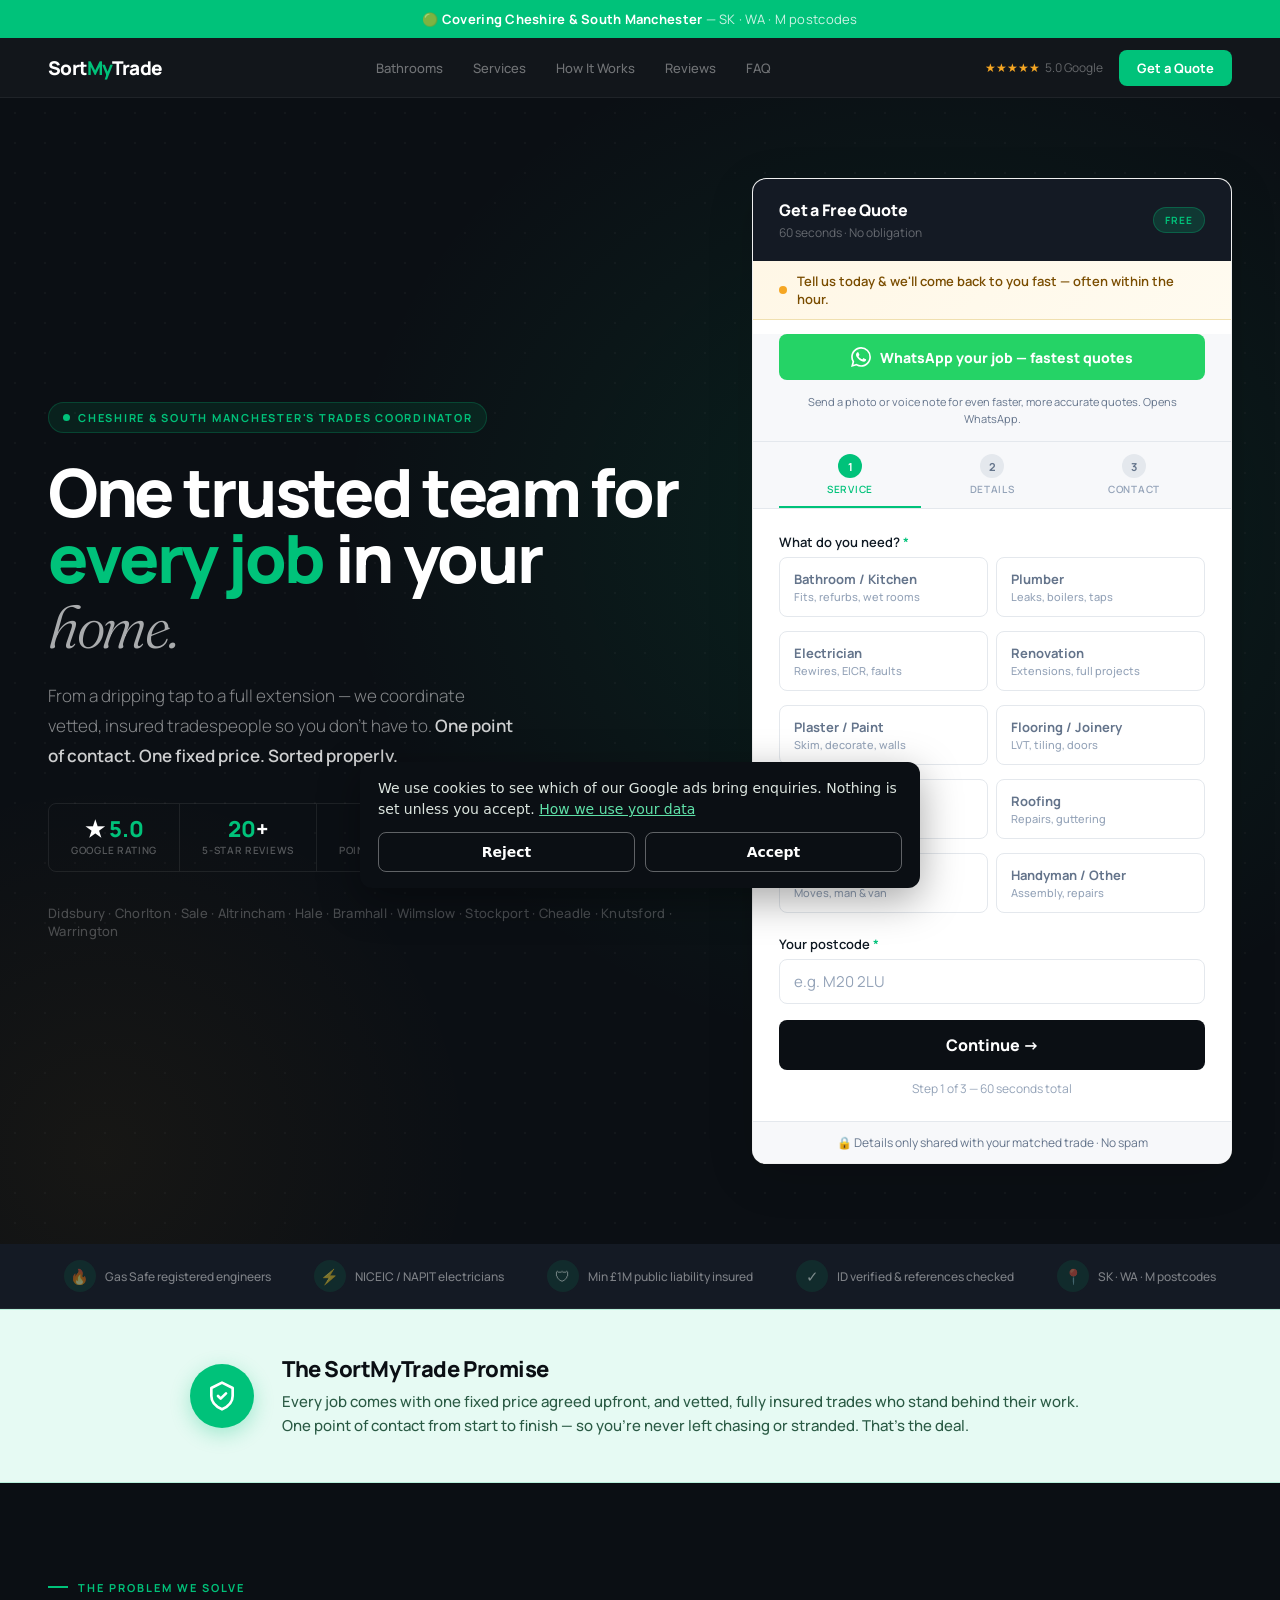
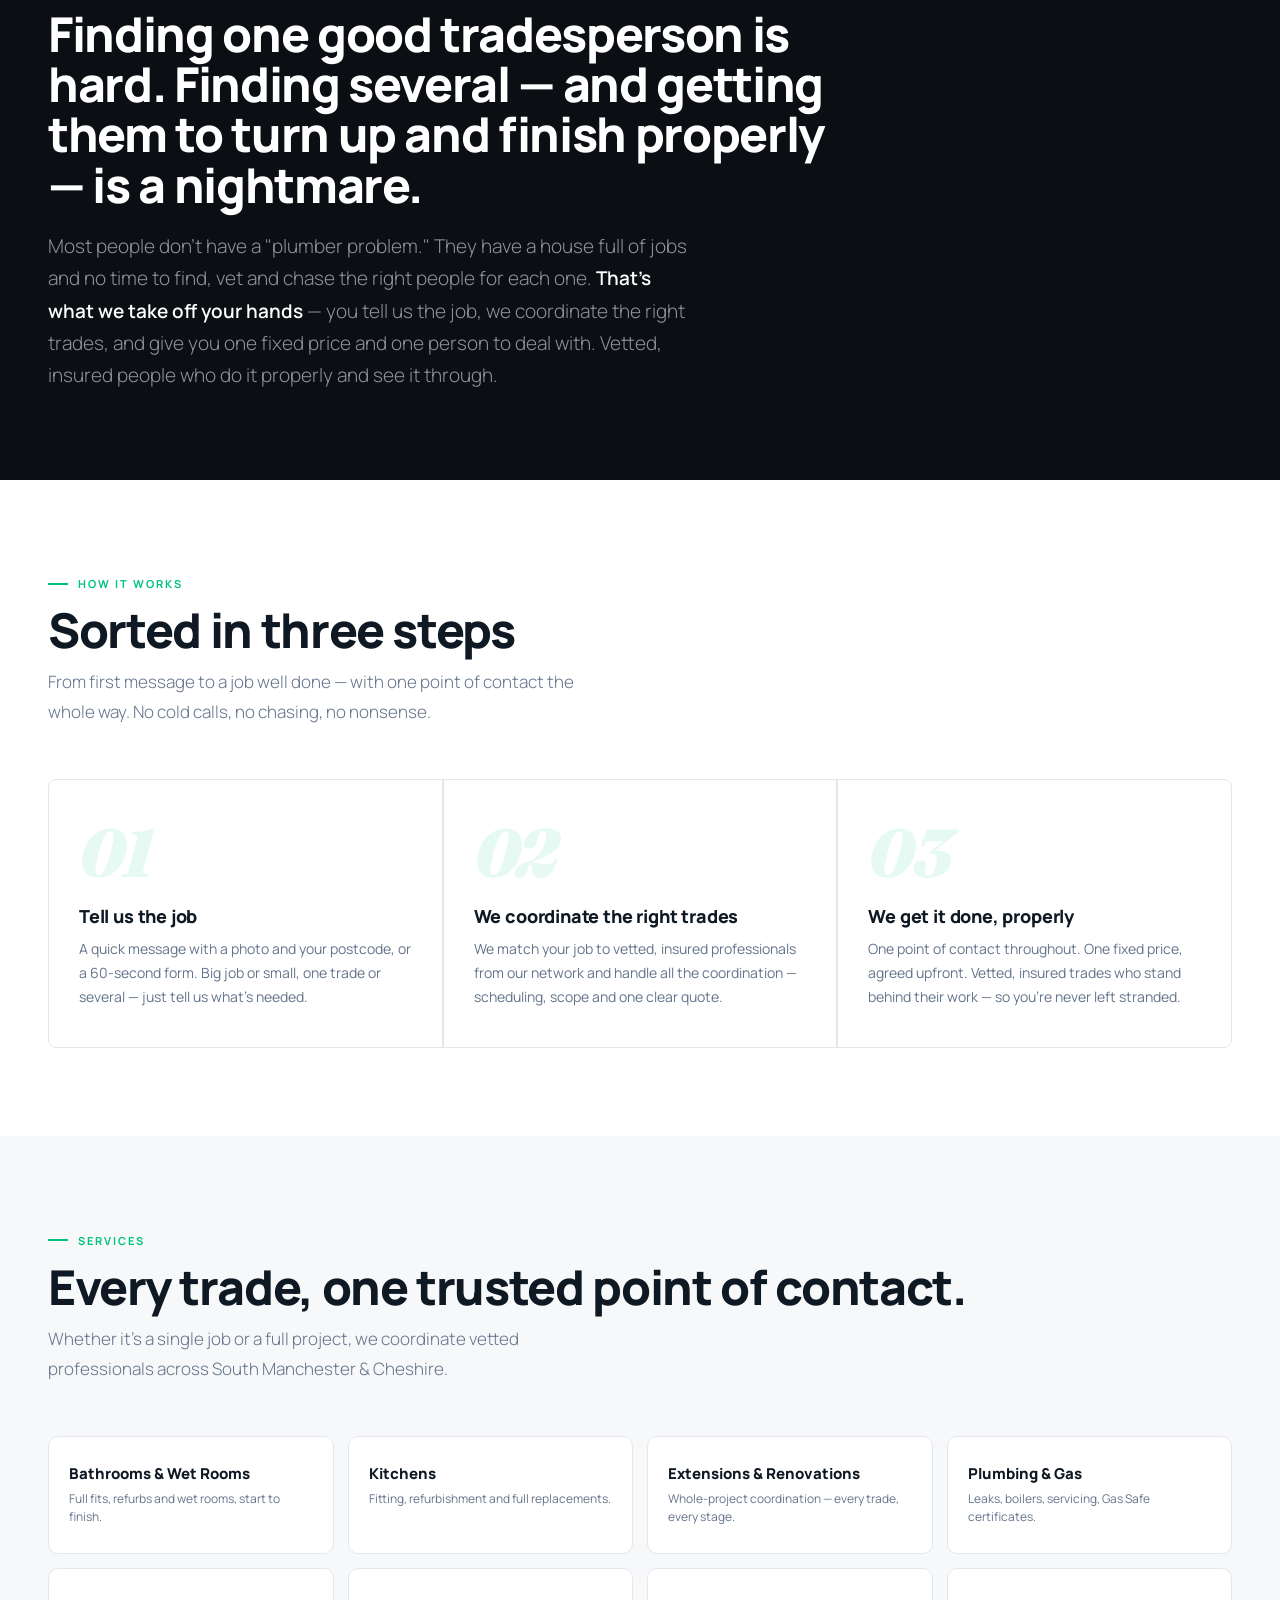
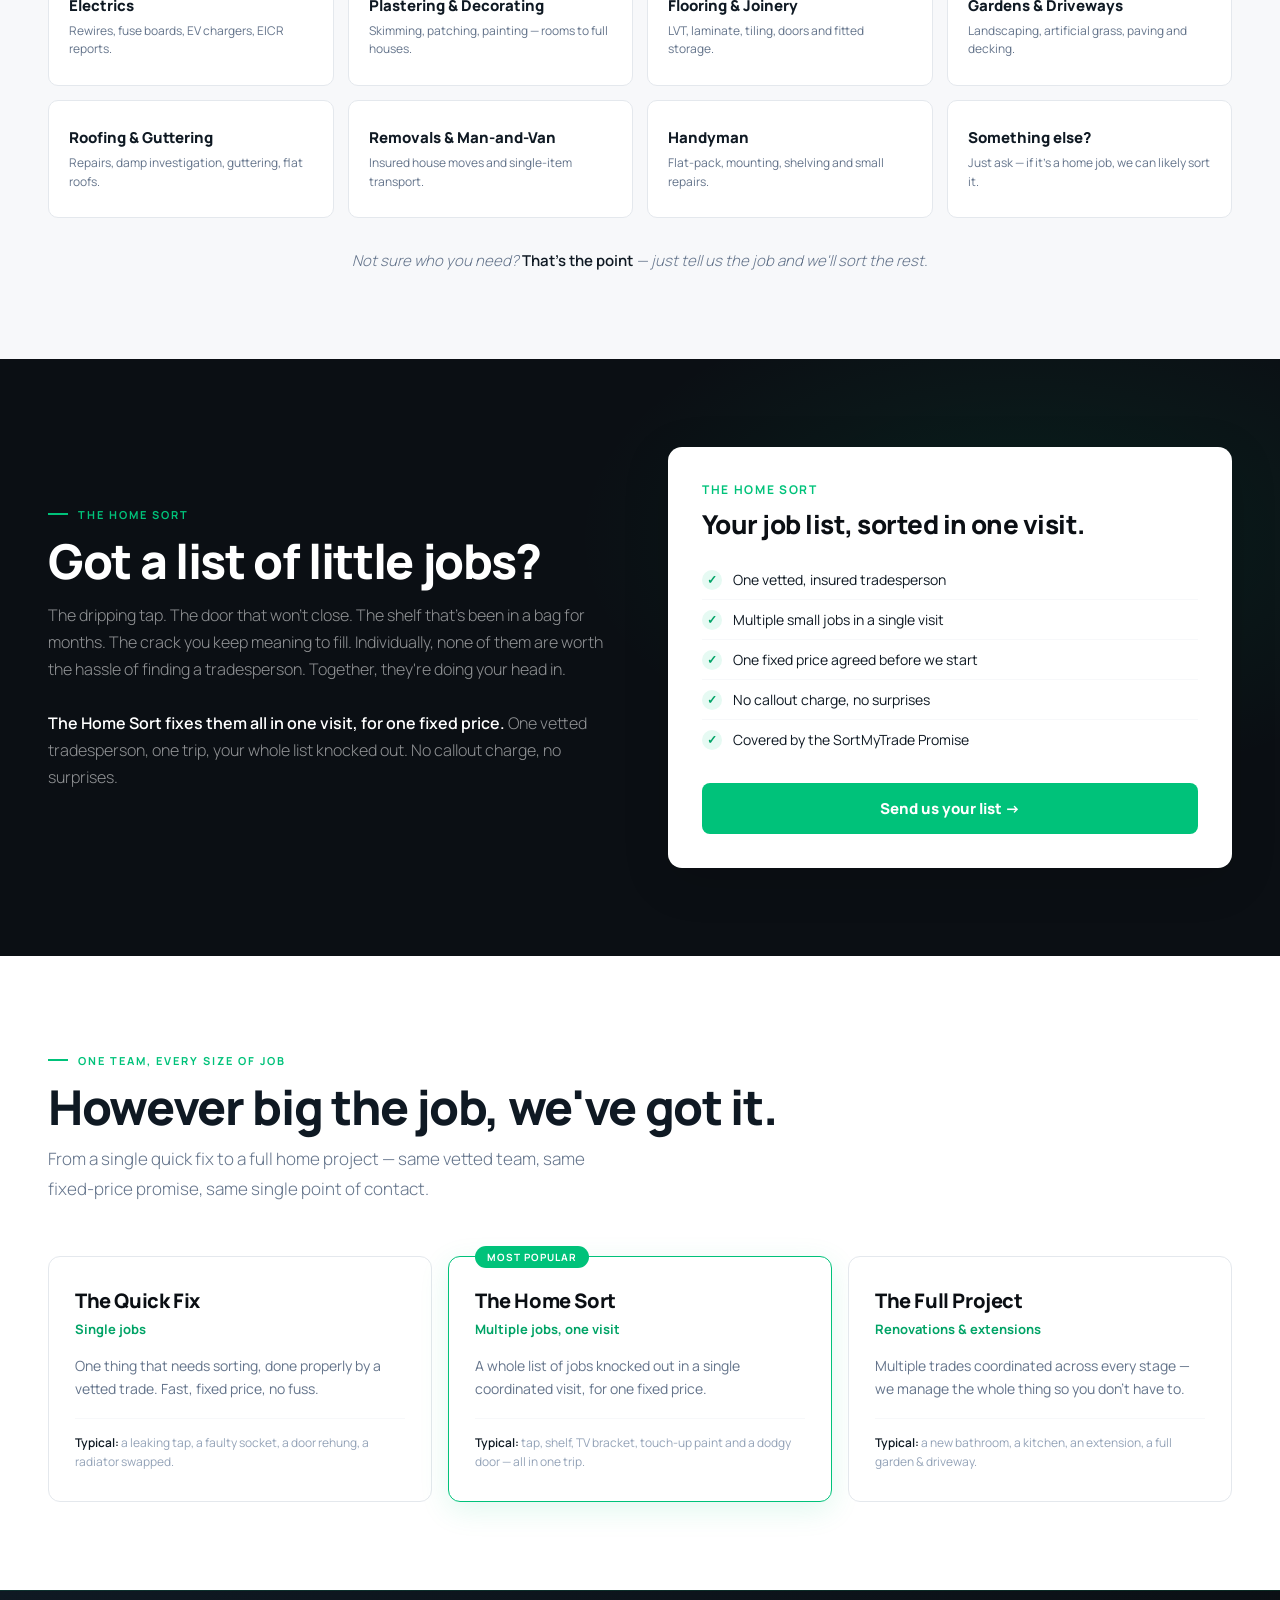
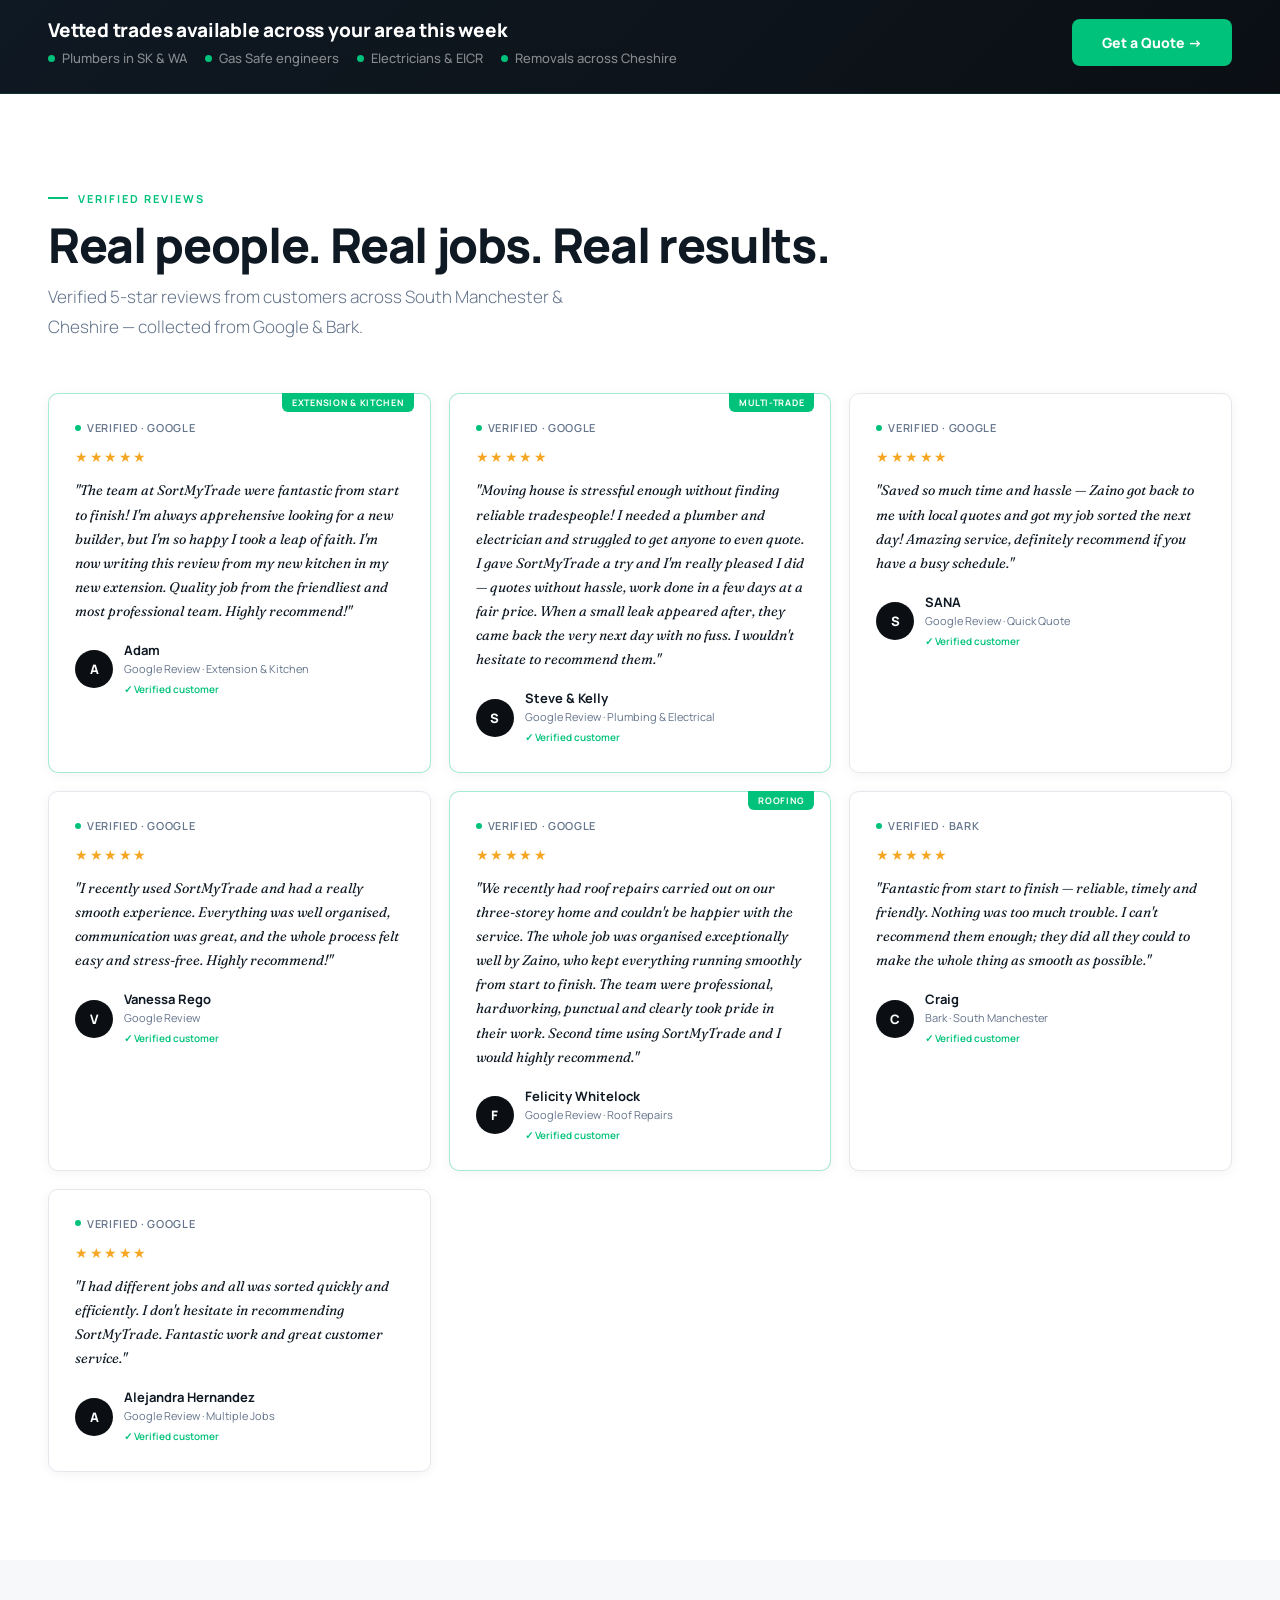
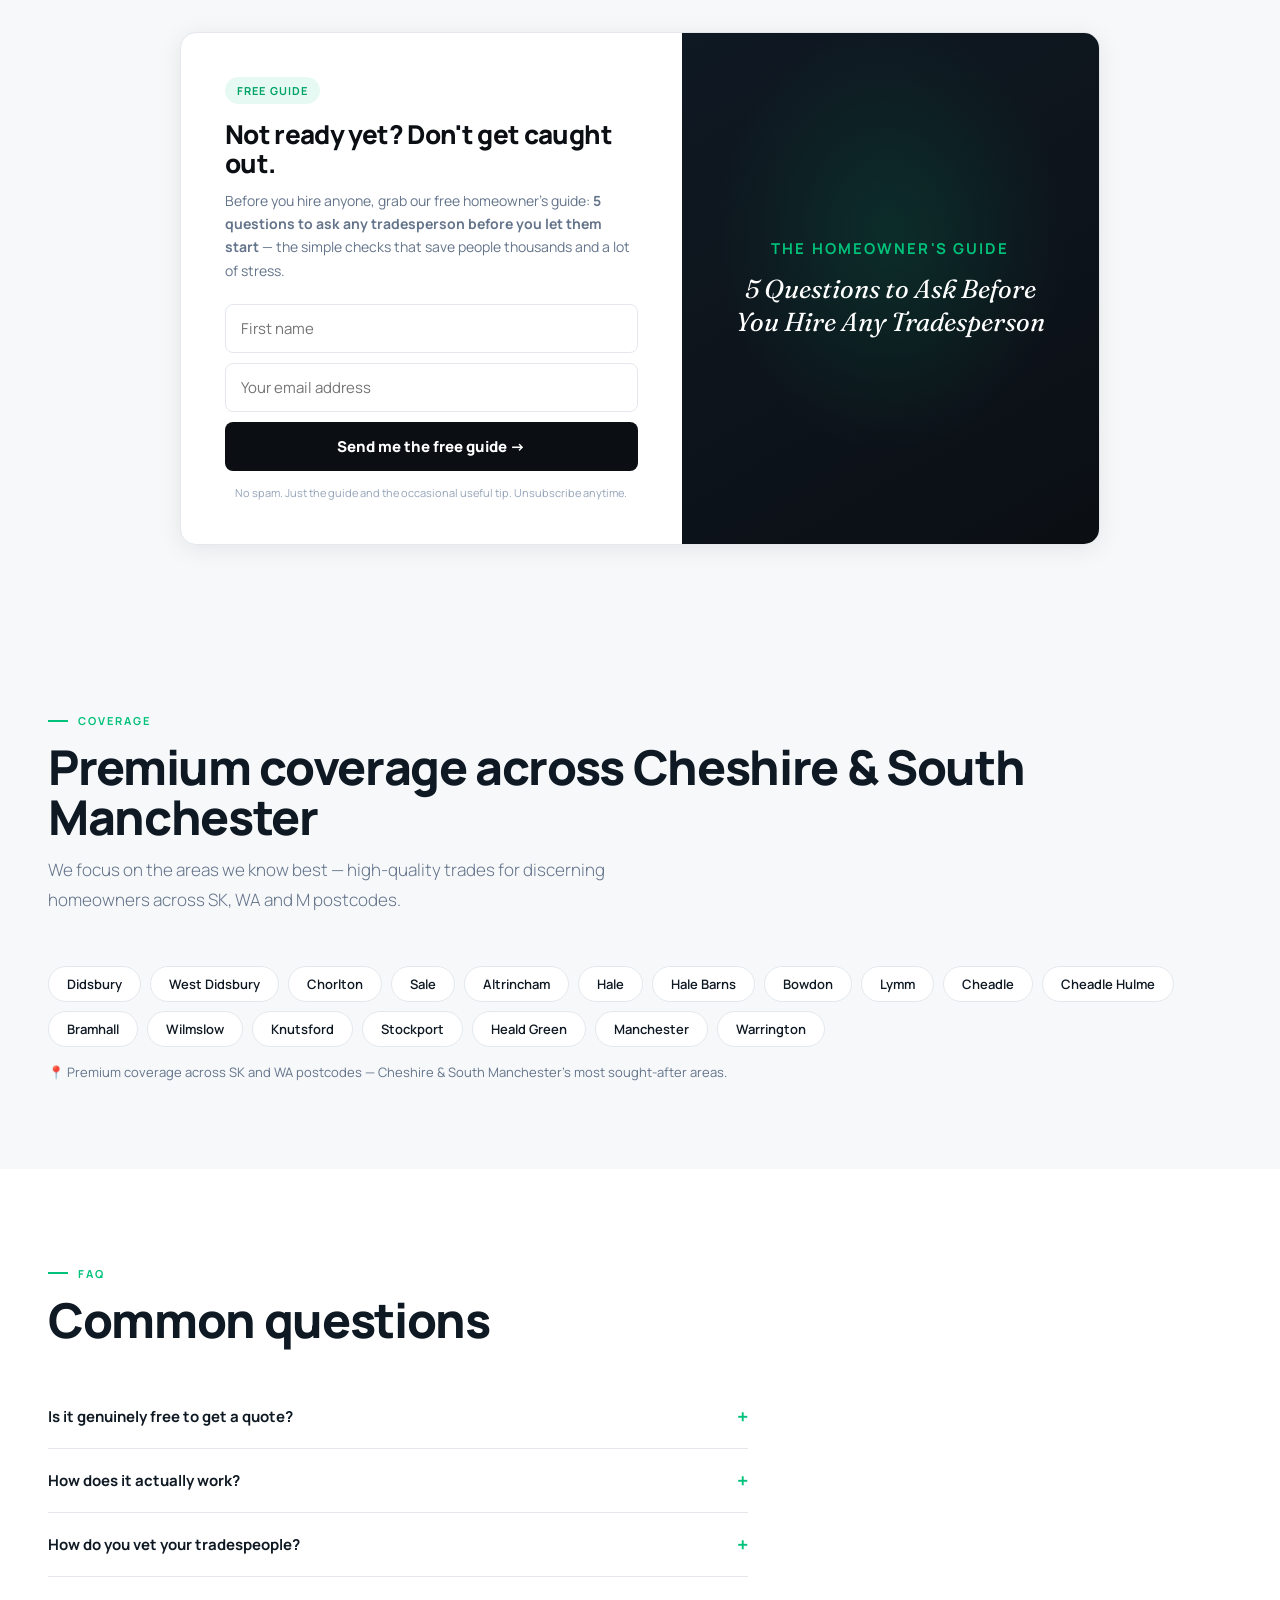
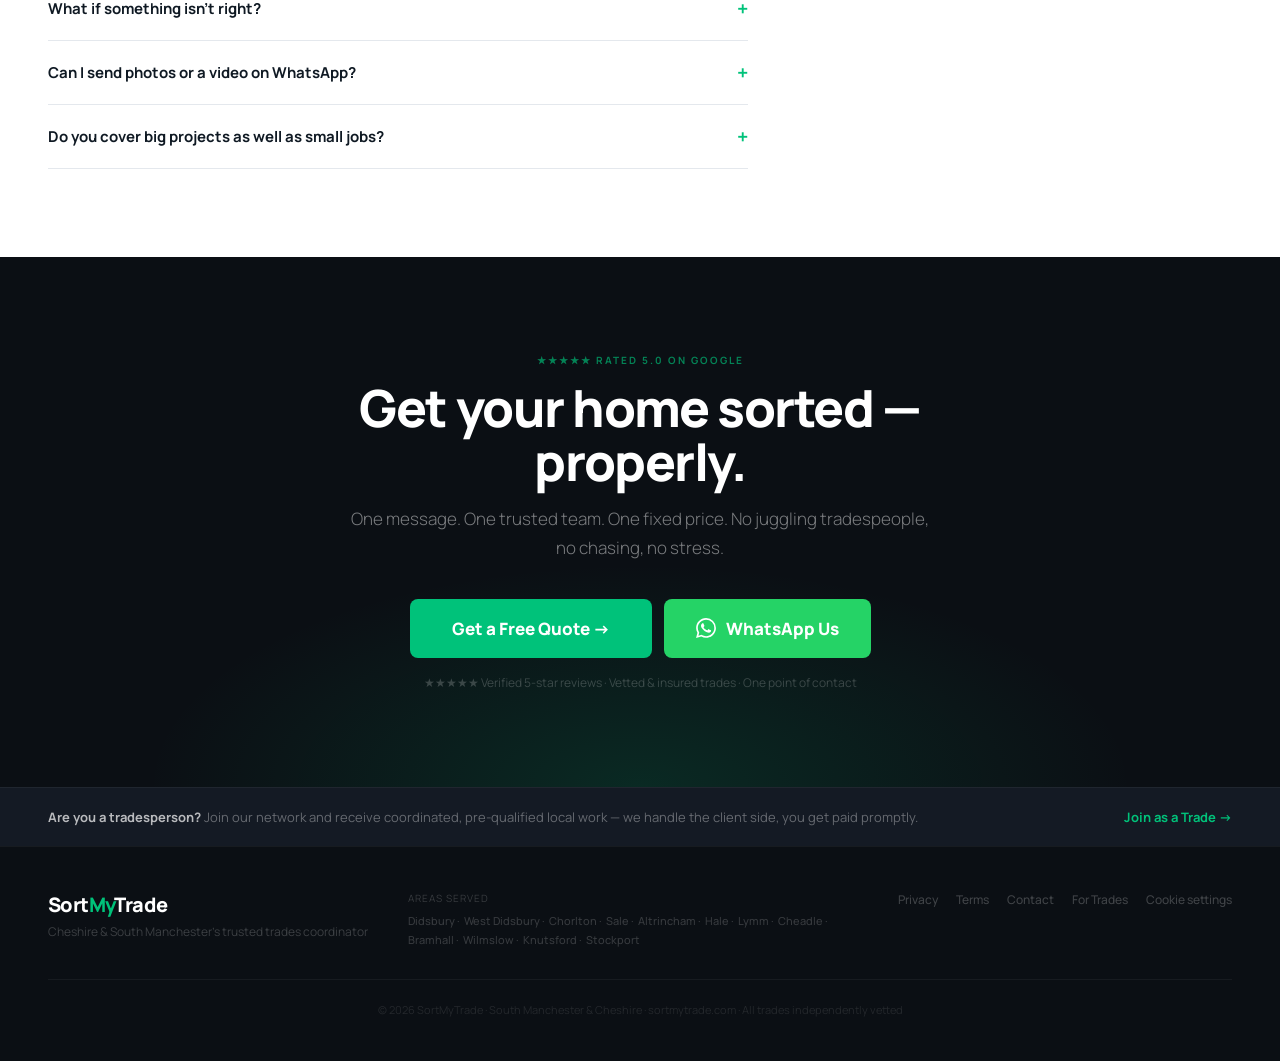
<file: index.html>
<!DOCTYPE html>
<html lang="en">
<head>
<!-- Google tag (gtag.js) with Consent Mode: ad cookies stay off until the visitor accepts (site-tracking.js) -->
<script>
  window.dataLayer = window.dataLayer || [];
  function gtag(){dataLayer.push(arguments);}
  gtag('consent', 'default', {ad_storage:'denied', ad_user_data:'denied', ad_personalization:'denied', analytics_storage:'denied', wait_for_update:500});
  try { if (localStorage.getItem('smt_consent') === 'granted') { gtag('consent', 'update', {ad_storage:'granted', ad_user_data:'granted', ad_personalization:'granted', analytics_storage:'granted'}); } } catch (e) {}
  gtag('set', 'url_passthrough', true);
</script>
<script async src="https://www.googletagmanager.com/gtag/js?id=AW-18396685081"></script>
<script>
  gtag('js', new Date());
  gtag('config', 'AW-18396685081');
</script>

<meta charset="UTF-8">
<meta name="viewport" content="width=device-width, initial-scale=1.0">
<title>SortMyTrade | Trusted Home Improvements & Trades — South Manchester & Cheshire</title>
<meta name="description" content="One trusted team for every job in your home. Vetted, insured tradespeople across South Manchester & Cheshire — bathrooms, kitchens, plumbing, electrics, renovations and more. One point of contact, one fixed price.">
<meta property="og:title" content="SortMyTrade — One Trusted Team for Every Job in Your Home">
<meta property="og:description" content="Vetted, insured trades across South Manchester & Cheshire. We coordinate the whole job — one contact, one fixed price, no juggling tradespeople.">
<meta property="og:url" content="https://sortmytrade.com">
<link rel="preconnect" href="https://fonts.googleapis.com">
<link href="https://fonts.googleapis.com/css2?family=Manrope:wght@300;400;500;600;700;800;900&family=Fraunces:ital,wght@0,400;1,300;1,400;1,600&display=swap" rel="stylesheet">
<style>
/* ── TOKENS ── */
:root {
  --ink:       #0b0f14;
  --ink2:      #141a24;
  --green:     #00c27a;
  --green-d:   #00a366;
  --green-pale:#e6faf3;
  --amber:     #f5a623;
  --white:     #ffffff;
  --surface:   #f7f8fa;
  --border:    #e4e8ed;
  --txt:       #0f1923;
  --muted:     #64748b;
  --light:     #94a3b8;
  --red:       #ef4444;
  --wa:        #25d366;
  --wa-d:      #1db954;
  --r: 8px;
  --shadow:    0 4px 24px rgba(0,0,0,.08);
  --shadow-lg: 0 12px 48px rgba(0,0,0,.14);
}
*,*::before,*::after{margin:0;padding:0;box-sizing:border-box;}
html{scroll-behavior:smooth;}
body{font-family:'Manrope',sans-serif;color:var(--txt);background:#fff;overflow-x:hidden;-webkit-font-smoothing:antialiased;}
a{text-decoration:none;color:inherit;}
img{display:block;max-width:100%;}

/* ── ANNOUNCEMENT ── */
.bar{background:var(--green);text-align:center;padding:10px 20px;font-size:13px;font-weight:700;color:#fff;letter-spacing:.02em;}
.bar em{font-style:normal;font-weight:400;opacity:.8;}

/* ── NAV ── */
.nav{position:sticky;top:0;z-index:300;height:60px;background:rgba(11,15,20,.97);backdrop-filter:blur(16px);border-bottom:1px solid rgba(255,255,255,.06);display:flex;align-items:center;padding:0 48px;gap:28px;}
.nav-logo{font-size:19px;font-weight:900;color:#fff;letter-spacing:-.03em;flex-shrink:0;}
.nav-logo span{color:var(--green);}
.nav-pills{display:flex;gap:4px;flex:1;justify-content:center;}
.nav-pill{font-size:13px;font-weight:500;color:rgba(255,255,255,.4);padding:6px 13px;border-radius:20px;cursor:pointer;transition:all .15s;}
.nav-pill:hover{color:#fff;background:rgba(255,255,255,.08);}
.nav-right{display:flex;align-items:center;gap:16px;flex-shrink:0;}
.nav-trust{font-size:12px;color:rgba(255,255,255,.35);display:flex;align-items:center;gap:5px;}
.nav-stars{color:var(--amber);}
.nav-btn{background:var(--green);color:#fff;border:none;padding:9px 18px;border-radius:var(--r);font-family:'Manrope',sans-serif;font-size:13px;font-weight:700;cursor:pointer;transition:background .15s;white-space:nowrap;}
.nav-btn:hover{background:var(--green-d);}

/* ── HERO ── */
.hero{background:var(--ink);min-height:96vh;display:flex;align-items:center;padding:80px 48px;position:relative;overflow:hidden;}
.hero::before{content:'';position:absolute;inset:0;background:radial-gradient(ellipse 65% 65% at 72% 38%,rgba(0,194,122,.11) 0%,transparent 70%),radial-gradient(ellipse 45% 50% at 8% 92%,rgba(245,166,35,.05) 0%,transparent 65%);}
.hero::after{content:'';position:absolute;inset:0;background-image:radial-gradient(rgba(255,255,255,.03) 1px,transparent 1px);background-size:30px 30px;}
.hero-inner{position:relative;z-index:1;max-width:1200px;margin:0 auto;width:100%;display:grid;grid-template-columns:1fr 480px;gap:72px;align-items:center;}

/* Hero left */
.hero-eyebrow{display:inline-flex;align-items:center;gap:8px;background:rgba(0,194,122,.1);border:1px solid rgba(0,194,122,.22);color:var(--green);font-size:11px;font-weight:700;letter-spacing:.16em;text-transform:uppercase;padding:7px 14px;border-radius:20px;margin-bottom:26px;}
.pulse{width:7px;height:7px;border-radius:50%;background:var(--green);animation:blink 2s ease-in-out infinite;}
@keyframes blink{0%,100%{opacity:1;transform:scale(1);}50%{opacity:.3;transform:scale(.7);}}
.hero-h1{font-size:clamp(42px,5.2vw,74px);font-weight:900;line-height:.98;letter-spacing:-.035em;color:#fff;margin-bottom:26px;}
.hero-h1 .italic-word{font-family:'Fraunces',serif;font-style:italic;font-weight:300;color:rgba(255,255,255,.65);font-size:.9em;}
.hero-h1 .green-word{color:var(--green);}
.hero-sub{font-size:17px;font-weight:300;color:rgba(255,255,255,.5);line-height:1.75;max-width:470px;margin-bottom:32px;}
.hero-sub strong{color:rgba(255,255,255,.8);font-weight:600;}

/* ── LIVE PROOF STRIP ── */
.proof-strip{display:flex;align-items:center;gap:0;border:1px solid rgba(255,255,255,.08);border-radius:var(--r);overflow:hidden;margin-bottom:32px;width:fit-content;}
.ps-item{padding:14px 22px;border-right:1px solid rgba(255,255,255,.08);display:flex;flex-direction:column;align-items:center;}
.ps-item:last-child{border-right:none;}
.ps-num{font-size:22px;font-weight:900;color:#fff;line-height:1;}
.ps-num span{color:var(--green);}
.ps-lbl{font-size:10px;font-weight:600;color:rgba(255,255,255,.3);text-transform:uppercase;letter-spacing:.07em;margin-top:3px;}

/* Hero areas */
.hero-areas{font-size:13px;color:rgba(255,255,255,.25);font-weight:500;letter-spacing:.02em;}

/* ── FORM CARD ── */
.card{background:#fff;border-radius:14px;box-shadow:var(--shadow-lg);overflow:hidden;border:1px solid rgba(0,0,0,.06);}
.card-head{background:var(--ink2);padding:20px 26px;display:flex;align-items:center;justify-content:space-between;}
.card-head-title{font-size:16px;font-weight:800;color:#fff;letter-spacing:-.01em;}
.card-head-sub{font-size:12px;color:rgba(255,255,255,.35);margin-top:3px;}
.card-free{background:rgba(0,194,122,.18);border:1px solid rgba(0,194,122,.3);color:var(--green);font-size:10px;font-weight:700;padding:5px 11px;border-radius:20px;letter-spacing:.1em;text-transform:uppercase;}

/* Urgency banner */
.urgency-banner{background:linear-gradient(135deg,#fff7e6,#fffbf0);border-bottom:1px solid #f0e0b0;padding:11px 26px;display:flex;align-items:center;gap:10px;font-size:13px;font-weight:600;color:#7a4d00;}
.ub-dot{width:8px;height:8px;border-radius:50%;background:var(--amber);animation:blink 1.5s infinite;flex-shrink:0;}

/* WA shortcut */
.wa-bar{padding:0 26px 0;border-bottom:1px solid var(--border);background:var(--surface);}
.wa-btn-full{display:flex;align-items:center;justify-content:center;gap:9px;background:var(--wa);color:#fff;padding:13px;border-radius:var(--r);font-family:'Manrope',sans-serif;font-size:14px;font-weight:800;text-decoration:none;margin:14px 0;transition:background .15s;}
.wa-btn-full:hover{background:var(--wa-d);}
.wa-icon{width:20px;height:20px;flex-shrink:0;}
.wa-note{font-size:11px;color:var(--muted);text-align:center;padding-bottom:14px;line-height:1.5;}

/* Progress */
.progress-wrap{padding:0 26px;background:var(--surface);border-bottom:1px solid var(--border);}
.progress-steps{display:flex;}
.ps{flex:1;padding:12px 0;display:flex;flex-direction:column;align-items:center;gap:4px;position:relative;}
.ps::after{content:'';position:absolute;bottom:0;left:0;right:0;height:2px;background:transparent;transition:background .3s;}
.ps.active::after,.ps.done::after{background:var(--green);}
.ps-circle{width:24px;height:24px;border-radius:50%;background:var(--border);color:var(--muted);font-size:11px;font-weight:700;display:flex;align-items:center;justify-content:center;transition:all .3s;}
.ps.active .ps-circle,.ps.done .ps-circle{background:var(--green);color:#fff;}
.ps-label{font-size:10px;font-weight:600;color:var(--light);letter-spacing:.07em;text-transform:uppercase;}
.ps.active .ps-label{color:var(--green);}

/* Form internals */
.card-body{padding:24px 26px;}
.fstep{display:none;animation:fadeUp .2s ease;}
.fstep.active{display:block;}
@keyframes fadeUp{from{opacity:0;transform:translateY(8px);}to{opacity:1;transform:translateY(0);}}
.field{margin-bottom:16px;}
.field label{display:block;font-size:13px;font-weight:600;color:var(--txt);margin-bottom:6px;}
.field label .ast{color:var(--green);}
.finput,.fselect,.ftextarea{width:100%;padding:11px 14px;border:1.5px solid var(--border);border-radius:var(--r);font-family:'Manrope',sans-serif;font-size:15px;color:var(--txt);background:#fff;outline:none;transition:border-color .15s,box-shadow .15s;appearance:none;}
.finput::placeholder,.ftextarea::placeholder{color:var(--light);}
.finput:focus,.fselect:focus,.ftextarea:focus{border-color:var(--green);box-shadow:0 0 0 3px rgba(0,194,122,.1);}
.fselect{background-image:url("data:image/svg+xml,%3Csvg xmlns='http://www.w3.org/2000/svg' width='16' height='16' viewBox='0 0 24 24' fill='none' stroke='%2364748b' stroke-width='2.5'%3E%3Cpath d='M6 9l6 6 6-6'/%3E%3C/svg%3E");background-repeat:no-repeat;background-position:right 12px center;padding-right:40px;cursor:pointer;}
.ftextarea{resize:vertical;min-height:80px;line-height:1.55;}
.sub-field{display:none;}

/* Service chips */
.chips{display:grid;grid-template-columns:1fr 1fr;gap:8px;margin-top:3px;}
.chip{cursor:pointer;}
.chip input{display:none;}
.chip-body{display:flex;align-items:center;padding:12px 14px;border:1.5px solid var(--border);border-radius:var(--r);font-size:13px;font-weight:500;color:var(--muted);transition:all .15s;}
.chip-body:hover{border-color:#b0bec5;color:var(--txt);}
.chip input:checked + .chip-body{border-color:var(--green);background:var(--green-pale);color:#006b42;}
.chip-emoji{font-size:18px;line-height:1;}
.chip-name{display:block;font-weight:700;font-size:13px;}
.chip-hint{display:block;font-size:11px;color:var(--light);margin-top:1px;}
.chip input:checked + .chip-body .chip-hint{color:#52a882;}

/* Buttons */
.btn-next,.btn-submit{width:100%;border:none;padding:14px;border-radius:var(--r);font-family:'Manrope',sans-serif;font-weight:800;font-size:16px;cursor:pointer;transition:all .15s;display:flex;align-items:center;justify-content:center;gap:10px;margin-top:6px;}
.btn-next{background:var(--ink);color:#fff;}
.btn-next:hover{background:#1a2535;}
.btn-submit{background:var(--green);color:#fff;font-size:17px;padding:16px;}
.btn-submit:hover{background:var(--green-d);}
.btn-submit:active{transform:scale(.99);}
.btn-back{width:100%;background:transparent;border:1.5px solid var(--border);color:var(--muted);padding:10px;border-radius:var(--r);font-family:'Manrope',sans-serif;font-size:13px;font-weight:600;cursor:pointer;margin-top:8px;transition:all .15s;}
.btn-back:hover{border-color:var(--muted);color:var(--txt);}
.step-hint{font-size:12px;color:var(--light);text-align:center;margin-top:10px;}
.submit-guarantee{font-size:12px;color:var(--muted);text-align:center;margin-top:10px;line-height:1.5;background:var(--surface);border-radius:var(--r);padding:10px;}
.submit-guarantee strong{color:var(--txt);}

/* Card foot */
.card-foot{display:flex;align-items:center;justify-content:center;gap:6px;padding:12px 26px;border-top:1px solid var(--border);background:var(--surface);font-size:12px;color:var(--muted);}

/* Success */
.success-panel{display:none;padding:32px 26px;text-align:center;}
.success-ring{width:68px;height:68px;border-radius:50%;background:var(--green-pale);border:2px solid rgba(0,194,122,.25);display:flex;align-items:center;justify-content:center;font-size:28px;margin:0 auto 18px;animation:pop .4s cubic-bezier(.175,.885,.32,1.275);}
@keyframes pop{from{transform:scale(.4);opacity:0;}to{transform:scale(1);opacity:1;}}
.success-title{font-size:22px;font-weight:800;color:var(--txt);margin-bottom:8px;}
.success-sub{font-size:14px;color:var(--muted);line-height:1.65;max-width:290px;margin:0 auto 22px;}
.stl{background:var(--surface);border:1px solid var(--border);border-radius:var(--r);overflow:hidden;text-align:left;}
.stl-item{display:flex;align-items:flex-start;gap:12px;padding:13px 16px;border-bottom:1px solid var(--border);font-size:13px;color:var(--muted);line-height:1.5;}
.stl-item:last-child{border:none;}
.stl-n{width:21px;height:21px;border-radius:50%;background:var(--green);color:#fff;font-size:11px;font-weight:800;display:flex;align-items:center;justify-content:center;flex-shrink:0;margin-top:1px;}

/* ── TRUST BAR ── */
.trust-bar{background:var(--ink2);padding:16px 48px;border-bottom:1px solid rgba(255,255,255,.05);}
.trust-bar-inner{max-width:1200px;margin:0 auto;display:flex;align-items:center;justify-content:space-around;flex-wrap:wrap;gap:12px;}
.ti{display:flex;align-items:center;gap:9px;font-size:12px;font-weight:500;color:rgba(255,255,255,.45);}
.ti-icon{width:32px;height:32px;border-radius:50%;background:rgba(0,194,122,.1);display:flex;align-items:center;justify-content:center;font-size:15px;flex-shrink:0;}

/* ── SECTIONS ── */
.sec{padding:88px 48px;}
.sec-inner{max-width:1200px;margin:0 auto;}
.eyebrow{display:inline-flex;align-items:center;gap:10px;font-size:11px;font-weight:700;letter-spacing:.18em;text-transform:uppercase;color:var(--green);margin-bottom:14px;}
.eyebrow::before{content:'';display:block;width:20px;height:2px;background:var(--green);}
h2{font-size:clamp(28px,3.8vw,48px);font-weight:900;letter-spacing:-.028em;color:var(--txt);line-height:1.05;margin-bottom:12px;}
.sec-sub{font-size:17px;font-weight:300;color:var(--muted);line-height:1.75;max-width:560px;margin-bottom:52px;}

/* ── PROBLEM SECTION ── */
.problem-bg{background:var(--ink);}
.problem-bg .eyebrow{color:var(--green);}
.problem-bg h2{color:#fff;max-width:820px;}
.problem-lead{font-size:19px;font-weight:300;color:rgba(255,255,255,.55);line-height:1.7;max-width:640px;margin-top:20px;}
.problem-lead strong{color:#fff;font-weight:600;}

/* ── HOW IT WORKS ── */
.hiw-grid{display:grid;grid-template-columns:repeat(3,1fr);gap:2px;background:var(--border);border:1px solid var(--border);border-radius:var(--r);overflow:hidden;}
.hiw-card{background:#fff;padding:38px 30px;transition:background .2s;}
.hiw-card:hover{background:var(--surface);}
.hiw-num{font-size:68px;font-weight:900;color:var(--green-pale);line-height:1;margin-bottom:18px;letter-spacing:-.04em;font-family:'Fraunces',serif;font-style:italic;}
.hiw-card h3{font-size:18px;font-weight:800;color:var(--txt);margin-bottom:9px;letter-spacing:-.01em;}
.hiw-card p{font-size:14px;color:var(--muted);line-height:1.72;}

/* ── SERVICES ── */
.svc-bg{background:var(--surface);}
.svc-grid{display:grid;grid-template-columns:repeat(4,1fr);gap:14px;}
.svc-card{background:#fff;border:1px solid var(--border);border-radius:10px;padding:26px 20px;cursor:pointer;transition:box-shadow .2s,transform .2s,border-color .2s;position:relative;overflow:hidden;}
.svc-card::before{content:'';position:absolute;top:0;left:0;right:0;height:3px;background:var(--green);opacity:0;transition:opacity .2s;}
.svc-card:hover{box-shadow:var(--shadow);transform:translateY(-3px);border-color:#cdd5e0;}
.svc-card:hover::before{opacity:1;}
.svc-icon{font-size:24px;margin-bottom:12px;}
.svc-card h3{font-size:15px;font-weight:800;color:var(--txt);margin-bottom:6px;}
.svc-card p{font-size:12px;color:var(--muted);line-height:1.55;}
.svc-note{text-align:center;margin-top:32px;font-size:15px;font-weight:300;color:var(--muted);font-style:italic;}
.svc-note strong{font-weight:600;color:var(--txt);font-style:normal;}

/* ── REVIEWS ── */
.rv-grid{display:grid;grid-template-columns:repeat(3,1fr);gap:18px;}
.rv-card{background:#fff;border:1px solid var(--border);border-radius:10px;padding:26px;box-shadow:0 2px 12px rgba(0,0,0,.05);transition:box-shadow .2s;}
.rv-card:hover{box-shadow:var(--shadow);}
.rv-platform{display:flex;align-items:center;gap:6px;font-size:11px;font-weight:600;color:var(--muted);margin-bottom:12px;text-transform:uppercase;letter-spacing:.06em;}
.rv-platform-dot{width:6px;height:6px;border-radius:50%;background:var(--green);}
.rv-stars{color:var(--amber);font-size:14px;letter-spacing:1.5px;margin-bottom:12px;}
.rv-text{font-size:14px;color:var(--txt);line-height:1.72;margin-bottom:18px;font-family:'Fraunces',serif;font-style:italic;font-weight:400;}
.rv-person{display:flex;align-items:center;gap:11px;}
.rv-av{width:38px;height:38px;border-radius:50%;background:var(--ink);color:#fff;font-weight:800;font-size:13px;display:flex;align-items:center;justify-content:center;flex-shrink:0;}
.rv-name{font-size:13px;font-weight:700;color:var(--txt);}
.rv-meta{font-size:11px;color:var(--muted);margin-top:2px;}
.rv-verified{display:inline-flex;align-items:center;gap:4px;font-size:10px;font-weight:600;color:var(--green);margin-top:4px;}
.rv-featured{border:1.5px solid rgba(0,194,122,.35);position:relative;}
.rv-badge{position:absolute;top:-1px;right:16px;background:var(--green);color:#fff;font-size:9px;font-weight:700;padding:3px 10px;border-radius:0 0 6px 6px;letter-spacing:.08em;text-transform:uppercase;}

/* ── URGENCY STRIP ── */
.urgency{background:linear-gradient(135deg,#0f1923 0%,#0b0f14 100%);border-top:1px solid rgba(0,194,122,.15);border-bottom:1px solid rgba(0,194,122,.15);padding:26px 48px;}
.urgency-inner{max-width:1200px;margin:0 auto;display:flex;align-items:center;justify-content:space-between;gap:24px;flex-wrap:wrap;}
.urgency-title{font-size:19px;font-weight:800;color:#fff;margin-bottom:6px;letter-spacing:-.01em;}
.urgency-slots{display:flex;gap:18px;flex-wrap:wrap;}
.uslot{display:flex;align-items:center;gap:7px;font-size:13px;font-weight:500;color:rgba(255,255,255,.5);}
.udot{width:7px;height:7px;border-radius:50%;background:var(--green);animation:blink 2s infinite;}
.urgency-btn{background:var(--green);color:#fff;border:none;padding:14px 30px;border-radius:var(--r);font-family:'Manrope',sans-serif;font-size:14px;font-weight:800;cursor:pointer;transition:background .15s;white-space:nowrap;}
.urgency-btn:hover{background:var(--green-d);}

/* ── AREAS ── */
.areas-bg{background:var(--surface);}
.areas-cloud{display:flex;flex-wrap:wrap;gap:9px;margin-top:32px;}
.achip{padding:8px 18px;border-radius:20px;border:1.5px solid var(--border);background:#fff;font-size:13px;font-weight:600;color:var(--txt);cursor:pointer;transition:all .15s;}
.achip:hover,.achip.on{background:var(--green);border-color:var(--green);color:#fff;}
.areas-note{margin-top:16px;font-size:13px;color:var(--muted);}

/* ── FAQ ── */
.faq-wrap{max-width:700px;margin-top:40px;}
.faq-item{border-bottom:1px solid var(--border);}
.faq-q{width:100%;background:none;border:none;padding:18px 0;text-align:left;display:flex;justify-content:space-between;align-items:center;gap:18px;font-family:'Manrope',sans-serif;font-size:15px;font-weight:700;color:var(--txt);cursor:pointer;transition:color .15s;}
.faq-q:hover{color:var(--green);}
.faq-icon{font-size:20px;color:var(--green);transition:transform .25s;flex-shrink:0;}
.faq-item.open .faq-icon{transform:rotate(45deg);}
.faq-a{font-size:14px;color:var(--muted);line-height:1.75;max-height:0;overflow:hidden;transition:max-height .35s ease,padding-bottom .25s;}
.faq-item.open .faq-a{max-height:300px;padding-bottom:18px;}

/* ── BOTTOM CTA ── */
.cta-sec{background:var(--ink);padding:96px 48px;text-align:center;position:relative;overflow:hidden;}
.cta-sec::before{content:'';position:absolute;inset:0;background:radial-gradient(ellipse 55% 60% at 50% 100%,rgba(0,194,122,.15) 0%,transparent 70%);}
.cta-inner{position:relative;z-index:1;max-width:600px;margin:0 auto;}
.cta-eyebrow{font-size:10px;font-weight:700;letter-spacing:.2em;text-transform:uppercase;color:rgba(0,194,122,.65);margin-bottom:14px;display:flex;align-items:center;justify-content:center;gap:8px;}
.cta-sec h2{color:#fff;font-size:clamp(32px,4vw,58px);margin-bottom:16px;}
.cta-sec p{font-size:17px;font-weight:300;color:rgba(255,255,255,.45);margin-bottom:36px;line-height:1.7;}
.cta-btns{display:flex;gap:12px;justify-content:center;flex-wrap:wrap;}
.cta-primary{display:inline-flex;align-items:center;gap:10px;background:var(--green);color:#fff;border:none;padding:18px 42px;border-radius:var(--r);font-family:'Manrope',sans-serif;font-size:17px;font-weight:800;cursor:pointer;transition:all .15s;}
.cta-primary:hover{background:var(--green-d);transform:translateY(-1px);}
.cta-wa{display:inline-flex;align-items:center;gap:10px;background:var(--wa);color:#fff;border:none;padding:18px 32px;border-radius:var(--r);font-family:'Manrope',sans-serif;font-size:17px;font-weight:800;cursor:pointer;text-decoration:none;transition:all .15s;}
.cta-wa:hover{background:var(--wa-d);transform:translateY(-1px);}
.cta-note{font-size:12px;color:rgba(255,255,255,.2);margin-top:16px;}

/* ── TRADE STRIP ── */
.trade-strip{background:var(--ink2);border-top:1px solid rgba(255,255,255,.05);padding:20px 48px;}
.trade-strip-inner{max-width:1200px;margin:0 auto;display:flex;align-items:center;justify-content:space-between;gap:14px;flex-wrap:wrap;}
.trade-strip p{font-size:13px;color:rgba(255,255,255,.35);}
.trade-strip p strong{color:rgba(255,255,255,.7);}
.trade-link{color:var(--green);font-weight:700;font-size:13px;display:flex;align-items:center;gap:5px;white-space:nowrap;}
.trade-link:hover{text-decoration:underline;}

/* ── FOOTER ── */
footer{background:var(--ink);border-top:1px solid rgba(255,255,255,.05);padding:44px 48px;}
.footer-inner{max-width:1200px;margin:0 auto;display:grid;grid-template-columns:auto 1fr auto;gap:40px;align-items:start;}
.f-logo{font-size:20px;font-weight:900;color:#fff;letter-spacing:-.03em;}
.f-logo span{color:var(--green);}
.f-tagline{font-size:12px;color:rgba(255,255,255,.2);margin-top:5px;}
.f-locs-label{font-size:10px;color:rgba(255,255,255,.18);letter-spacing:.1em;text-transform:uppercase;margin-bottom:8px;}
.f-locs{display:flex;flex-wrap:wrap;gap:4px;}
.floc{font-size:11px;color:rgba(255,255,255,.18);font-weight:500;}
.floc::after{content:' ·';}
.floc:last-child::after{content:'';}
.f-links{display:flex;gap:18px;}
.f-link{font-size:12px;color:rgba(255,255,255,.22);font-weight:500;transition:color .15s;}
.f-link:hover{color:rgba(255,255,255,.55);}
.footer-legal{text-align:center;font-size:11px;color:rgba(255,255,255,.1);margin-top:32px;padding-top:22px;border-top:1px solid rgba(255,255,255,.05);max-width:1200px;margin-left:auto;margin-right:auto;}

/* ── STICKY MOBILE CTA ── */
.sticky-cta{display:none;position:fixed;bottom:0;left:0;right:0;z-index:500;background:#fff;border-top:1px solid var(--border);padding:12px 16px;box-shadow:0 -4px 24px rgba(0,0,0,.1);}
.sticky-cta-inner{display:flex;gap:10px;max-width:480px;margin:0 auto;}
.sticky-btn{flex:1;padding:14px;border:none;border-radius:var(--r);font-family:'Manrope',sans-serif;font-size:14px;font-weight:800;cursor:pointer;transition:all .15s;}
.sticky-btn-main{background:var(--green);color:#fff;}
.sticky-btn-wa{background:var(--wa);color:#fff;text-decoration:none;display:flex;align-items:center;justify-content:center;gap:7px;flex:0 0 auto;padding:14px 18px;}

/* ── SCROLL REVEAL ── */
.reveal{opacity:0;transform:translateY(24px);transition:opacity .6s ease,transform .6s ease;}
.reveal.visible{opacity:1;transform:translateY(0);}

/* ── GUARANTEE BAND ── */
.guarantee{background:var(--green-pale);border-top:1px solid rgba(0,194,122,.2);border-bottom:1px solid rgba(0,194,122,.2);padding:44px 48px;}
.guarantee-inner{max-width:900px;margin:0 auto;display:flex;align-items:center;gap:28px;}
.guarantee-shield{width:64px;height:64px;border-radius:50%;background:var(--green);display:flex;align-items:center;justify-content:center;flex-shrink:0;box-shadow:0 6px 20px rgba(0,194,122,.3);}
.guarantee-shield svg{width:32px;height:32px;stroke:#fff;}
.guarantee-txt h3{font-size:22px;font-weight:900;color:var(--ink);letter-spacing:-.02em;margin-bottom:6px;}
.guarantee-txt p{font-size:15px;color:#2a5a44;line-height:1.6;font-weight:500;}

/* ── HOME SORT BUNDLE ── */
.bundle-bg{background:var(--ink);position:relative;overflow:hidden;}
.bundle-bg::before{content:'';position:absolute;inset:0;background:radial-gradient(ellipse 50% 60% at 80% 30%,rgba(0,194,122,.1) 0%,transparent 70%);}
.bundle-inner{position:relative;z-index:1;display:grid;grid-template-columns:1fr 1fr;gap:56px;align-items:center;}
.bundle-left .eyebrow{color:var(--green);}
.bundle-left h2{color:#fff;margin-bottom:16px;}
.bundle-left p{font-size:16px;font-weight:300;color:rgba(255,255,255,.55);line-height:1.7;margin-bottom:26px;}
.bundle-left p strong{color:#fff;font-weight:600;}
.bundle-card{background:#fff;border-radius:14px;padding:34px;box-shadow:var(--shadow-lg);}
.bundle-card-head{font-size:12px;font-weight:700;letter-spacing:.14em;text-transform:uppercase;color:var(--green);margin-bottom:8px;}
.bundle-card h3{font-size:26px;font-weight:900;color:var(--ink);letter-spacing:-.02em;margin-bottom:18px;}
.bundle-list{list-style:none;margin-bottom:24px;}
.bundle-list li{display:flex;align-items:flex-start;gap:11px;padding:9px 0;font-size:14px;color:var(--txt);line-height:1.5;border-bottom:1px solid var(--surface);}
.bundle-list li:last-child{border:none;}
.bundle-check{width:20px;height:20px;border-radius:50%;background:var(--green-pale);color:var(--green-d);font-size:12px;font-weight:800;display:flex;align-items:center;justify-content:center;flex-shrink:0;margin-top:1px;}
.bundle-btn{width:100%;background:var(--green);color:#fff;border:none;padding:15px;border-radius:var(--r);font-family:'Manrope',sans-serif;font-size:15px;font-weight:800;cursor:pointer;transition:background .15s;}
.bundle-btn:hover{background:var(--green-d);}

/* ── TIERS ── */
.tiers-grid{display:grid;grid-template-columns:repeat(3,1fr);gap:16px;margin-top:8px;}
.tier{background:#fff;border:1px solid var(--border);border-radius:12px;padding:30px 26px;transition:box-shadow .2s,transform .2s,border-color .2s;position:relative;}
.tier:hover{box-shadow:var(--shadow);transform:translateY(-3px);}
.tier.featured{border-color:var(--green);box-shadow:0 8px 30px rgba(0,194,122,.12);}
.tier-tag{position:absolute;top:-11px;left:26px;background:var(--green);color:#fff;font-size:10px;font-weight:700;letter-spacing:.1em;text-transform:uppercase;padding:4px 12px;border-radius:20px;}
.tier-name{font-size:20px;font-weight:900;color:var(--ink);letter-spacing:-.02em;margin-bottom:6px;}
.tier-for{font-size:13px;color:var(--green-d);font-weight:700;margin-bottom:16px;}
.tier-desc{font-size:14px;color:var(--muted);line-height:1.65;margin-bottom:18px;}
.tier-eg{font-size:12px;color:var(--light);line-height:1.6;padding-top:14px;border-top:1px solid var(--surface);}
.tier-eg strong{color:var(--txt);font-weight:600;}

/* ── LEAD MAGNET ── */
.magnet{background:var(--surface);padding:72px 48px;}
.magnet-inner{max-width:920px;margin:0 auto;background:#fff;border:1px solid var(--border);border-radius:16px;overflow:hidden;display:grid;grid-template-columns:1.2fr 1fr;box-shadow:var(--shadow);}
.magnet-left{padding:44px;}
.magnet-badge{display:inline-block;background:var(--green-pale);color:var(--green-d);font-size:11px;font-weight:700;letter-spacing:.1em;text-transform:uppercase;padding:6px 12px;border-radius:20px;margin-bottom:16px;}
.magnet-left h3{font-size:26px;font-weight:900;color:var(--ink);letter-spacing:-.025em;line-height:1.1;margin-bottom:12px;}
.magnet-left p{font-size:14px;color:var(--muted);line-height:1.65;margin-bottom:22px;}
.magnet-form{display:flex;flex-direction:column;gap:10px;}
.magnet-input{padding:13px 15px;border:1.5px solid var(--border);border-radius:var(--r);font-family:'Manrope',sans-serif;font-size:15px;color:var(--txt);outline:none;transition:border-color .15s,box-shadow .15s;}
.magnet-input:focus{border-color:var(--green);box-shadow:0 0 0 3px rgba(0,194,122,.1);}
.magnet-btn{background:var(--ink);color:#fff;border:none;padding:14px;border-radius:var(--r);font-family:'Manrope',sans-serif;font-size:15px;font-weight:800;cursor:pointer;transition:background .15s;}
.magnet-btn:hover{background:#1a2535;}
.magnet-note{font-size:11px;color:var(--light);text-align:center;margin-top:4px;}
.magnet-right{background:linear-gradient(150deg,#0f1923,#0b0f14);display:flex;align-items:center;justify-content:center;padding:44px;position:relative;overflow:hidden;}
.magnet-right::before{content:'';position:absolute;inset:0;background:radial-gradient(ellipse 60% 60% at 50% 40%,rgba(0,194,122,.14) 0%,transparent 70%);}
.magnet-guide{position:relative;z-index:1;text-align:center;}
.magnet-guide-icon{font-size:15px;font-weight:700;letter-spacing:.14em;text-transform:uppercase;color:var(--green);margin-bottom:14px;}
.magnet-guide h4{font-family:'Fraunces',serif;font-style:italic;font-size:26px;font-weight:400;color:#fff;line-height:1.25;}
.magnet-success{display:none;text-align:center;padding:20px 0;}
.magnet-success .ms-tick{font-size:36px;margin-bottom:10px;}
.magnet-success p{font-size:15px;color:var(--txt);font-weight:600;}

/* ── RESPONSIVE ── */
@media(max-width:1024px){
  .hero-inner{grid-template-columns:1fr;}
  .hero{padding:60px 28px;min-height:auto;}
  .svc-grid{grid-template-columns:repeat(3,1fr);}
  .footer-inner{grid-template-columns:1fr;}
  .bundle-inner{grid-template-columns:1fr;gap:36px;}
  .magnet-inner{grid-template-columns:1fr;}
  .magnet-right{display:none;}
}
@media(max-width:768px){
  .sec{padding:60px 24px;}
  .nav{padding:0 20px;}
  .nav-pills,.nav-trust{display:none;}
  .trust-bar,.urgency,.trade-strip{padding:16px 24px;}
  .urgency-inner{flex-direction:column;align-items:flex-start;}
  .hiw-grid,.rv-grid{grid-template-columns:1fr;gap:1px;}
  .svc-grid{grid-template-columns:repeat(2,1fr);}
  .chips{grid-template-columns:1fr;}
  footer{padding:28px 24px;}
  .cta-sec{padding:72px 24px;}
  .cta-btns{flex-direction:column;}
  .sticky-cta{display:block;}
  body{padding-bottom:80px;}
  .proof-strip{width:100%;justify-content:stretch;display:grid;grid-template-columns:1fr 1fr;border-radius:var(--r);}
  .ps-item{flex:none;min-width:0;padding:12px 8px;border-right:1px solid rgba(255,255,255,.08);border-bottom:1px solid rgba(255,255,255,.08);}
  .ps-item:nth-child(2n){border-right:none;}
  .ps-item:nth-child(3),.ps-item:nth-child(4){border-bottom:none;}
  .ps-num{font-size:18px;}
  .hero-left, .hero-eyebrow, .hero-h1, .hero-sub, .hero-areas{min-width:0;}
  .guarantee{padding:32px 24px;}
  .guarantee-inner{flex-direction:column;text-align:center;gap:18px;}
  .tiers-grid{grid-template-columns:1fr;}
  .magnet-left{padding:32px 24px;}
}
@media(max-width:480px){
  .hero-h1{font-size:36px;}
  .svc-grid{grid-template-columns:1fr 1fr;}
  .f-links{flex-direction:column;gap:8px;}
}
</style>
</head>
<body>

<!-- ANNOUNCEMENT -->
<div class="bar">🟢 Covering Cheshire &amp; South Manchester <em>— SK · WA · M postcodes</em></div>

<!-- NAV -->
<nav class="nav">
  <div class="nav-logo">Sort<span>My</span>Trade</div>
  <div class="nav-pills">
    <a class="nav-pill" href="bathrooms.html" style="text-decoration:none;display:inline-block">Bathrooms</a>
    <div class="nav-pill" onclick="scrollTo2('services')">Services</div>
    <div class="nav-pill" onclick="scrollTo2('how')">How It Works</div>
    <div class="nav-pill" onclick="scrollTo2('reviews')">Reviews</div>
    <div class="nav-pill" onclick="scrollTo2('faq')">FAQ</div>
  </div>
  <div class="nav-right">
    <div class="nav-trust"><span class="nav-stars">★★★★★</span> 5.0 Google</div>
    <button class="nav-btn" onclick="scrollTo2('top')">Get a Quote</button>
  </div>
</nav>

<!-- HERO -->
<section class="hero" id="top">
  <div class="hero-inner">
    <div class="hero-left">
      <div class="hero-eyebrow"><span class="pulse"></span> Cheshire &amp; South Manchester's trades coordinator</div>
      <h1 class="hero-h1">One trusted team for <span class="green-word">every job</span> in your <span class="italic-word">home.</span></h1>
      <p class="hero-sub">From a dripping tap to a full extension — we coordinate vetted, insured tradespeople so you don't have to. <strong>One point of contact. One fixed price. Sorted properly.</strong></p>
      <div class="proof-strip">
        <div class="ps-item"><div class="ps-num">★ <span>5.0</span></div><div class="ps-lbl">Google rating</div></div>
        <div class="ps-item"><div class="ps-num"><span>20</span>+</div><div class="ps-lbl">5-star reviews</div></div>
        <div class="ps-item"><div class="ps-num"><span>1</span></div><div class="ps-lbl">Point of contact</div></div>
        <div class="ps-item"><div class="ps-num">Fixed</div><div class="ps-lbl">Price upfront</div></div>
      </div>
      <div class="hero-areas">Didsbury · Chorlton · Sale · Altrincham · Hale · Bramhall · Wilmslow · Stockport · Cheadle · Knutsford · Warrington</div>
    </div>

    <!-- FORM CARD -->
    <div class="card" id="quoteCard">
      <div class="card-head">
        <div>
          <div class="card-head-title">Get a Free Quote</div>
          <div class="card-head-sub">60 seconds · No obligation</div>
        </div>
        <div class="card-free">Free</div>
      </div>

      <div class="urgency-banner"><span class="ub-dot"></span> Tell us today &amp; we'll come back to you fast — often within the hour.</div>

      <div class="wa-bar">
        <a class="wa-btn-full" href="https://wa.me/447459819603?text=Hi%20SortMyTrade%2C%20I%20need%20a%20quote%20for%20my%20job." target="_blank" rel="noopener">
          <svg class="wa-icon" viewBox="0 0 24 24" fill="#fff"><path d="M17.472 14.382c-.297-.149-1.758-.867-2.03-.967-.273-.099-.471-.148-.67.15-.197.297-.767.966-.94 1.164-.173.199-.347.223-.644.075-.297-.15-1.255-.463-2.39-1.475-.883-.788-1.48-1.761-1.653-2.059-.173-.297-.018-.458.13-.606.134-.133.298-.347.446-.52.149-.174.198-.298.298-.497.099-.198.05-.371-.025-.52-.075-.149-.669-1.612-.916-2.207-.242-.579-.487-.5-.669-.51-.173-.008-.371-.01-.57-.01-.198 0-.52.074-.792.372-.272.297-1.04 1.016-1.04 2.479 0 1.462 1.065 2.875 1.213 3.074.149.198 2.096 3.2 5.077 4.487.709.306 1.262.489 1.694.625.712.227 1.36.195 1.871.118.571-.085 1.758-.719 2.006-1.413.248-.694.248-1.289.173-1.413-.074-.124-.272-.198-.57-.347m-5.421 7.403h-.004a9.87 9.87 0 01-5.031-1.378l-.361-.214-3.741.982.998-3.648-.235-.374a9.86 9.86 0 01-1.51-5.26c.001-5.45 4.436-9.884 9.888-9.884 2.64 0 5.122 1.03 6.988 2.898a9.825 9.825 0 012.893 6.994c-.003 5.45-4.437 9.884-9.885 9.884m8.413-18.297A11.815 11.815 0 0012.05 0C5.495 0 .16 5.335.157 11.892c0 2.096.547 4.142 1.588 5.945L.057 24l6.305-1.654a11.882 11.882 0 005.683 1.448h.005c6.554 0 11.89-5.335 11.893-11.893a11.821 11.821 0 00-3.48-8.413Z"/></svg>
          WhatsApp your job — fastest quotes
        </a>
        <div class="wa-note">Send a photo or voice note for even faster, more accurate quotes. Opens WhatsApp.</div>
      </div>

      <div class="progress-wrap" id="progressWrap">
        <div class="progress-steps">
          <div class="ps active" id="ps1"><div class="ps-circle">1</div><div class="ps-label">Service</div></div>
          <div class="ps" id="ps2"><div class="ps-circle">2</div><div class="ps-label">Details</div></div>
          <div class="ps" id="ps3"><div class="ps-circle">3</div><div class="ps-label">Contact</div></div>
        </div>
      </div>

      <div class="card-body" id="cardBody">
        <!-- STEP 1 -->
        <div class="fstep active" id="step1">
          <div class="field">
            <label>What do you need? <span class="ast">*</span></label>
            <div class="chips">
              <label class="chip"><input type="radio" name="svc" value="Bathroom / Kitchen"><span class="chip-body"><span><span class="chip-name">Bathroom / Kitchen</span><span class="chip-hint">Fits, refurbs, wet rooms</span></span></span></label>
              <label class="chip"><input type="radio" name="svc" value="Plumber"><span class="chip-body"><span><span class="chip-name">Plumber</span><span class="chip-hint">Leaks, boilers, taps</span></span></span></label>
              <label class="chip"><input type="radio" name="svc" value="Electrician"><span class="chip-body"><span><span class="chip-name">Electrician</span><span class="chip-hint">Rewires, EICR, faults</span></span></span></label>
              <label class="chip"><input type="radio" name="svc" value="Renovation / Extension"><span class="chip-body"><span><span class="chip-name">Renovation</span><span class="chip-hint">Extensions, full projects</span></span></span></label>
              <label class="chip"><input type="radio" name="svc" value="Plastering / Decorating"><span class="chip-body"><span><span class="chip-name">Plaster / Paint</span><span class="chip-hint">Skim, decorate, walls</span></span></span></label>
              <label class="chip"><input type="radio" name="svc" value="Flooring / Joinery"><span class="chip-body"><span><span class="chip-name">Flooring / Joinery</span><span class="chip-hint">LVT, tiling, doors</span></span></span></label>
              <label class="chip"><input type="radio" name="svc" value="Garden / Driveway"><span class="chip-body"><span><span class="chip-name">Garden / Drive</span><span class="chip-hint">Landscaping, paving</span></span></span></label>
              <label class="chip"><input type="radio" name="svc" value="Roofing / Guttering"><span class="chip-body"><span><span class="chip-name">Roofing</span><span class="chip-hint">Repairs, guttering</span></span></span></label>
              <label class="chip"><input type="radio" name="svc" value="Removals / Man & Van"><span class="chip-body"><span><span class="chip-name">Removals</span><span class="chip-hint">Moves, man &amp; van</span></span></span></label>
              <label class="chip"><input type="radio" name="svc" value="Handyman / Other"><span class="chip-body"><span><span class="chip-name">Handyman / Other</span><span class="chip-hint">Assembly, repairs</span></span></span></label>
            </div>
          </div>
          <div class="field">
            <label>Your postcode <span class="ast">*</span></label>
            <input class="finput" type="text" id="postcode" placeholder="e.g. M20 2LU" autocomplete="postal-code">
          </div>
          <button class="btn-next" onclick="goStep(2)">Continue →</button>
          <div class="step-hint">Step 1 of 3 — 60 seconds total</div>
        </div>

        <!-- STEP 2 -->
        <div class="fstep" id="step2">
          <div class="field">
            <label>Describe the job <span class="ast">*</span></label>
            <textarea class="ftextarea" id="jobdesc" placeholder="Tell us what needs doing — the more detail, the more accurate your quote."></textarea>
          </div>
          <div class="field">
            <label>When do you need it?</label>
            <select class="fselect" id="timeline">
              <option>Today or as soon as possible</option>
              <option>Within 1 week</option>
              <option>Within 1 month</option>
              <option>Flexible / just researching</option>
            </select>
          </div>
          <div class="field">
            <label>Rough budget (optional)</label>
            <select class="fselect" id="budget">
              <option>Not sure yet</option>
              <option>Under £200</option>
              <option>£200 – £500</option>
              <option>£500 – £2,000</option>
              <option>£2,000+</option>
            </select>
          </div>
          <button class="btn-next" onclick="goStep(3)">Continue →</button>
          <button class="btn-back" onclick="goStep(1)">← Back</button>
        </div>

        <!-- STEP 3 -->
        <div class="fstep" id="step3">
          <div class="field">
            <label>Your full name <span class="ast">*</span></label>
            <input class="finput" type="text" id="fullname" placeholder="First and last name" autocomplete="name">
          </div>
          <div class="field">
            <label>Mobile number <span class="ast">*</span></label>
            <input class="finput" type="tel" id="mobile" placeholder="07…" autocomplete="tel">
          </div>
          <div class="field">
            <label>Email address <span class="ast">*</span></label>
            <input class="finput" type="email" id="email" placeholder="you@email.com" autocomplete="email">
          </div>
          <button class="btn-submit" onclick="submitForm()">Get My Free Quote →</button>
          <div class="submit-guarantee"><strong>Tell us today and we'll come back to you fast</strong> — one clear quote, one point of contact.</div>
          <button class="btn-back" onclick="goStep(2)">← Back</button>
        </div>
      </div>

      <!-- SUCCESS -->
      <div class="success-panel" id="successPanel">
        <div class="success-ring">✅</div>
        <div class="success-title">You're all sorted!</div>
        <div class="success-sub">Thanks — we've got your job and we'll be in touch shortly with your quote.</div>
        <div class="stl">
          <div class="stl-item"><span class="stl-n">1</span><span>We review your job and match it to the right vetted trade — or trades.</span></div>
          <div class="stl-item"><span class="stl-n">2</span><span>We come back to you with one clear, fixed price.</span></div>
          <div class="stl-item"><span class="stl-n">3</span><span>Give the go-ahead and we coordinate the whole job — you deal with us, no one else.</span></div>
        </div>
      </div>

      <div class="card-foot" id="cardFoot">🔒 Details only shared with your matched trade · No spam</div>
    </div>
  </div>
</section>

<!-- TRUST BAR -->
<div class="trust-bar">
  <div class="trust-bar-inner">
    <div class="ti"><span class="ti-icon">🔥</span> Gas Safe registered engineers</div>
    <div class="ti"><span class="ti-icon">⚡</span> NICEIC / NAPIT electricians</div>
    <div class="ti"><span class="ti-icon">🛡</span> Min £1M public liability insured</div>
    <div class="ti"><span class="ti-icon">✓</span> ID verified &amp; references checked</div>
    <div class="ti"><span class="ti-icon">📍</span> SK · WA · M postcodes</div>
  </div>
</div>

<!-- GUARANTEE BAND -->
<div class="guarantee">
  <div class="guarantee-inner">
    <div class="guarantee-shield">
      <svg viewBox="0 0 24 24" fill="none" stroke-width="2" stroke-linecap="round" stroke-linejoin="round"><path d="M12 2l8 4v6c0 5-3.5 8-8 10-4.5-2-8-5-8-10V6l8-4z"/><path d="M9 12l2 2 4-4"/></svg>
    </div>
    <div class="guarantee-txt">
      <h3>The SortMyTrade Promise</h3>
      <p>Every job comes with one fixed price agreed upfront, and vetted, fully insured trades who stand behind their work. One point of contact from start to finish — so you're never left chasing or stranded. That's the deal.</p>
    </div>
  </div>
</div>

<!-- PROBLEM -->
<section class="sec problem-bg reveal">
  <div class="sec-inner">
    <div class="eyebrow">The problem we solve</div>
    <h2>Finding one good tradesperson is hard. Finding several — and getting them to turn up and finish properly — is a nightmare.</h2>
    <p class="problem-lead">Most people don't have a "plumber problem." They have a house full of jobs and no time to find, vet and chase the right people for each one. <strong>That's what we take off your hands</strong> — you tell us the job, we coordinate the right trades, and give you one fixed price and one person to deal with. Vetted, insured people who do it properly and see it through.</p>
  </div>
</section>

<!-- HOW IT WORKS -->
<section class="sec" id="how">
  <div class="sec-inner">
    <div class="reveal">
      <div class="eyebrow">How it works</div>
      <h2>Sorted in three steps</h2>
      <p class="sec-sub">From first message to a job well done — with one point of contact the whole way. No cold calls, no chasing, no nonsense.</p>
    </div>
    <div class="hiw-grid reveal">
      <div class="hiw-card">
        <div class="hiw-num">01</div>
        <h3>Tell us the job</h3>
        <p>A quick message with a photo and your postcode, or a 60-second form. Big job or small, one trade or several — just tell us what's needed.</p>
      </div>
      <div class="hiw-card">
        <div class="hiw-num">02</div>
        <h3>We coordinate the right trades</h3>
        <p>We match your job to vetted, insured professionals from our network and handle all the coordination — scheduling, scope and one clear quote.</p>
      </div>
      <div class="hiw-card">
        <div class="hiw-num">03</div>
        <h3>We get it done, properly</h3>
        <p>One point of contact throughout. One fixed price, agreed upfront. Vetted, insured trades who stand behind their work — so you're never left stranded.</p>
      </div>
    </div>
  </div>
</section>

<!-- SERVICES -->
<section class="sec svc-bg" id="services">
  <div class="sec-inner">
    <div class="reveal">
      <div class="eyebrow">Services</div>
      <h2>Every trade, one trusted point of contact.</h2>
      <p class="sec-sub">Whether it's a single job or a full project, we coordinate vetted professionals across South Manchester &amp; Cheshire.</p>
    </div>
    <div class="svc-grid reveal">
      <div class="svc-card" onclick="window.location.href='bathrooms.html'"><h3>Bathrooms &amp; Wet Rooms</h3><p>Full fits, refurbs and wet rooms, start to finish.</p></div>
      <div class="svc-card" onclick="selectService('Bathroom')"><h3>Kitchens</h3><p>Fitting, refurbishment and full replacements.</p></div>
      <div class="svc-card" onclick="selectService('Renovation')"><h3>Extensions &amp; Renovations</h3><p>Whole-project coordination — every trade, every stage.</p></div>
      <div class="svc-card" onclick="selectService('Plumber')"><h3>Plumbing &amp; Gas</h3><p>Leaks, boilers, servicing, Gas Safe certificates.</p></div>
      <div class="svc-card" onclick="selectService('Electrician')"><h3>Electrics</h3><p>Rewires, fuse boards, EV chargers, EICR reports.</p></div>
      <div class="svc-card" onclick="selectService('Plastering')"><h3>Plastering &amp; Decorating</h3><p>Skimming, patching, painting — rooms to full houses.</p></div>
      <div class="svc-card" onclick="selectService('Flooring')"><h3>Flooring &amp; Joinery</h3><p>LVT, laminate, tiling, doors and fitted storage.</p></div>
      <div class="svc-card" onclick="selectService('Garden')"><h3>Gardens &amp; Driveways</h3><p>Landscaping, artificial grass, paving and decking.</p></div>
      <div class="svc-card" onclick="selectService('Roofing')"><h3>Roofing &amp; Guttering</h3><p>Repairs, damp investigation, guttering, flat roofs.</p></div>
      <div class="svc-card" onclick="selectService('Removals')"><h3>Removals &amp; Man-and-Van</h3><p>Insured house moves and single-item transport.</p></div>
      <div class="svc-card" onclick="selectService('Handyman')"><h3>Handyman</h3><p>Flat-pack, mounting, shelving and small repairs.</p></div>
      <div class="svc-card" onclick="selectService('Handyman')"><h3>Something else?</h3><p>Just ask — if it's a home job, we can likely sort it.</p></div>
    </div>
    <p class="svc-note">Not sure who you need? <strong>That's the point</strong> — just tell us the job and we'll sort the rest.</p>
  </div>
</section>

<!-- HOME SORT BUNDLE -->
<section class="sec bundle-bg">
  <div class="sec-inner">
    <div class="bundle-inner">
      <div class="bundle-left reveal">
        <div class="eyebrow">The Home Sort</div>
        <h2>Got a list of little jobs?</h2>
        <p>The dripping tap. The door that won't close. The shelf that's been in a bag for months. The crack you keep meaning to fill. Individually, none of them are worth the hassle of finding a tradesperson. Together, they're doing your head in.</p>
        <p><strong>The Home Sort fixes them all in one visit, for one fixed price.</strong> One vetted tradesperson, one trip, your whole list knocked out. No callout charge, no surprises.</p>
      </div>
      <div class="bundle-card reveal">
        <div class="bundle-card-head">The Home Sort</div>
        <h3>Your job list, sorted in one visit.</h3>
        <ul class="bundle-list">
          <li><span class="bundle-check">✓</span> One vetted, insured tradesperson</li>
          <li><span class="bundle-check">✓</span> Multiple small jobs in a single visit</li>
          <li><span class="bundle-check">✓</span> One fixed price agreed before we start</li>
          <li><span class="bundle-check">✓</span> No callout charge, no surprises</li>
          <li><span class="bundle-check">✓</span> Covered by the SortMyTrade Promise</li>
        </ul>
        <button class="bundle-btn" onclick="scrollTo2('top')">Send us your list →</button>
      </div>
    </div>
  </div>
</section>

<!-- SERVICE TIERS -->
<section class="sec">
  <div class="sec-inner">
    <div class="reveal">
      <div class="eyebrow">One team, every size of job</div>
      <h2>However big the job, we've got it.</h2>
      <p class="sec-sub">From a single quick fix to a full home project — same vetted team, same fixed-price promise, same single point of contact.</p>
    </div>
    <div class="tiers-grid reveal">
      <div class="tier">
        <div class="tier-name">The Quick Fix</div>
        <div class="tier-for">Single jobs</div>
        <div class="tier-desc">One thing that needs sorting, done properly by a vetted trade. Fast, fixed price, no fuss.</div>
        <div class="tier-eg"><strong>Typical:</strong> a leaking tap, a faulty socket, a door rehung, a radiator swapped.</div>
      </div>
      <div class="tier featured">
        <div class="tier-tag">Most popular</div>
        <div class="tier-name">The Home Sort</div>
        <div class="tier-for">Multiple jobs, one visit</div>
        <div class="tier-desc">A whole list of jobs knocked out in a single coordinated visit, for one fixed price.</div>
        <div class="tier-eg"><strong>Typical:</strong> tap, shelf, TV bracket, touch-up paint and a dodgy door — all in one trip.</div>
      </div>
      <div class="tier">
        <div class="tier-name">The Full Project</div>
        <div class="tier-for">Renovations &amp; extensions</div>
        <div class="tier-desc">Multiple trades coordinated across every stage — we manage the whole thing so you don't have to.</div>
        <div class="tier-eg"><strong>Typical:</strong> a new bathroom, a kitchen, an extension, a full garden &amp; driveway.</div>
      </div>
    </div>
  </div>
</section>

<!-- URGENCY STRIP -->
<div class="urgency">
  <div class="urgency-inner">
    <div>
      <div class="urgency-title">Vetted trades available across your area this week</div>
      <div class="urgency-slots">
        <div class="uslot"><span class="udot"></span> Plumbers in SK &amp; WA</div>
        <div class="uslot"><span class="udot"></span> Gas Safe engineers</div>
        <div class="uslot"><span class="udot"></span> Electricians &amp; EICR</div>
        <div class="uslot"><span class="udot"></span> Removals across Cheshire</div>
      </div>
    </div>
    <button class="urgency-btn" onclick="scrollTo2('top')">Get a Quote →</button>
  </div>
</div>

<!-- REVIEWS -->
<section class="sec" id="reviews">
  <div class="sec-inner">
    <div class="reveal">
      <div class="eyebrow">Verified reviews</div>
      <h2>Real people. Real jobs. Real results.</h2>
      <p class="sec-sub">Verified 5-star reviews from customers across South Manchester &amp; Cheshire — collected from Google &amp; Bark.</p>
    </div>
    <div class="rv-grid reveal">

      <div class="rv-card rv-featured">
        <div class="rv-badge">Extension &amp; Kitchen</div>
        <div class="rv-platform"><span class="rv-platform-dot"></span> Verified · Google</div>
        <div class="rv-stars">★★★★★</div>
        <div class="rv-text">"The team at SortMyTrade were fantastic from start to finish! I'm always apprehensive looking for a new builder, but I'm so happy I took a leap of faith. I'm now writing this review from my new kitchen in my new extension. Quality job from the friendliest and most professional team. Highly recommend!"</div>
        <div class="rv-person"><div class="rv-av">A</div><div><div class="rv-name">Adam</div><div class="rv-meta">Google Review · Extension &amp; Kitchen</div><div class="rv-verified">✓ Verified customer</div></div></div>
      </div>

      <div class="rv-card rv-featured">
        <div class="rv-badge">Multi-Trade</div>
        <div class="rv-platform"><span class="rv-platform-dot"></span> Verified · Google</div>
        <div class="rv-stars">★★★★★</div>
        <div class="rv-text">"Moving house is stressful enough without finding reliable tradespeople! I needed a plumber and electrician and struggled to get anyone to even quote. I gave SortMyTrade a try and I'm really pleased I did — quotes without hassle, work done in a few days at a fair price. When a small leak appeared after, they came back the very next day with no fuss. I wouldn't hesitate to recommend them."</div>
        <div class="rv-person"><div class="rv-av">S</div><div><div class="rv-name">Steve &amp; Kelly</div><div class="rv-meta">Google Review · Plumbing &amp; Electrical</div><div class="rv-verified">✓ Verified customer</div></div></div>
      </div>

      <div class="rv-card">
        <div class="rv-platform"><span class="rv-platform-dot"></span> Verified · Google</div>
        <div class="rv-stars">★★★★★</div>
        <div class="rv-text">"Saved so much time and hassle — Zaino got back to me with local quotes and got my job sorted the next day! Amazing service, definitely recommend if you have a busy schedule."</div>
        <div class="rv-person"><div class="rv-av">S</div><div><div class="rv-name">SANA</div><div class="rv-meta">Google Review · Quick Quote</div><div class="rv-verified">✓ Verified customer</div></div></div>
      </div>

      <div class="rv-card">
        <div class="rv-platform"><span class="rv-platform-dot"></span> Verified · Google</div>
        <div class="rv-stars">★★★★★</div>
        <div class="rv-text">"I recently used SortMyTrade and had a really smooth experience. Everything was well organised, communication was great, and the whole process felt easy and stress-free. Highly recommend!"</div>
        <div class="rv-person"><div class="rv-av">V</div><div><div class="rv-name">Vanessa Rego</div><div class="rv-meta">Google Review</div><div class="rv-verified">✓ Verified customer</div></div></div>
      </div>

      <div class="rv-card rv-featured">
        <div class="rv-badge">Roofing</div>
        <div class="rv-platform"><span class="rv-platform-dot"></span> Verified · Google</div>
        <div class="rv-stars">★★★★★</div>
        <div class="rv-text">"We recently had roof repairs carried out on our three-storey home and couldn't be happier with the service. The whole job was organised exceptionally well by Zaino, who kept everything running smoothly from start to finish. The team were professional, hardworking, punctual and clearly took pride in their work. Second time using SortMyTrade and I would highly recommend."</div>
        <div class="rv-person"><div class="rv-av">F</div><div><div class="rv-name">Felicity Whitelock</div><div class="rv-meta">Google Review · Roof Repairs</div><div class="rv-verified">✓ Verified customer</div></div></div>
      </div>

      <div class="rv-card">
        <div class="rv-platform"><span class="rv-platform-dot"></span> Verified · Bark</div>
        <div class="rv-stars">★★★★★</div>
        <div class="rv-text">"Fantastic from start to finish — reliable, timely and friendly. Nothing was too much trouble. I can't recommend them enough; they did all they could to make the whole thing as smooth as possible."</div>
        <div class="rv-person"><div class="rv-av">C</div><div><div class="rv-name">Craig</div><div class="rv-meta">Bark · South Manchester</div><div class="rv-verified">✓ Verified customer</div></div></div>
      </div>

      <div class="rv-card">
        <div class="rv-platform"><span class="rv-platform-dot"></span> Verified · Google</div>
        <div class="rv-stars">★★★★★</div>
        <div class="rv-text">"I had different jobs and all was sorted quickly and efficiently. I don't hesitate in recommending SortMyTrade. Fantastic work and great customer service."</div>
        <div class="rv-person"><div class="rv-av">A</div><div><div class="rv-name">Alejandra Hernandez</div><div class="rv-meta">Google Review · Multiple Jobs</div><div class="rv-verified">✓ Verified customer</div></div></div>
      </div>

    </div>
  </div>
</section>

<!-- LEAD MAGNET -->
<section class="magnet">
  <div class="magnet-inner reveal">
    <div class="magnet-left">
      <div class="magnet-badge">Free guide</div>
      <h3>Not ready yet? Don't get caught out.</h3>
      <p>Before you hire anyone, grab our free homeowner's guide: <strong>5 questions to ask any tradesperson before you let them start</strong> — the simple checks that save people thousands and a lot of stress.</p>
      <div class="magnet-form" id="magnetForm">
        <input class="magnet-input" type="text" id="mgName" placeholder="First name">
        <input class="magnet-input" type="email" id="mgEmail" placeholder="Your email address">
        <button class="magnet-btn" onclick="submitMagnet()">Send me the free guide →</button>
        <div class="magnet-note">No spam. Just the guide and the occasional useful tip. Unsubscribe anytime.</div>
      </div>
      <div class="magnet-success" id="magnetSuccess">
        <div class="ms-tick">✅</div>
        <p>Your guide is opening now — enjoy! If it doesn't appear, check your pop-up blocker.</p>
      </div>
    </div>
    <div class="magnet-right">
      <div class="magnet-guide">
        <div class="magnet-guide-icon">The Homeowner's Guide</div>
        <h4>5 Questions to Ask Before You Hire Any Tradesperson</h4>
      </div>
    </div>
  </div>
</section>

<!-- AREAS -->
<section class="sec areas-bg">
  <div class="sec-inner reveal">
    <div class="eyebrow">Coverage</div>
    <h2>Premium coverage across Cheshire &amp; South Manchester</h2>
    <p class="sec-sub">We focus on the areas we know best — high-quality trades for discerning homeowners across SK, WA and M postcodes.</p>
    <div class="areas-cloud">
      <div class="achip">Didsbury</div><div class="achip">West Didsbury</div><div class="achip">Chorlton</div><div class="achip">Sale</div><div class="achip">Altrincham</div><div class="achip">Hale</div><div class="achip">Hale Barns</div><div class="achip">Bowdon</div><div class="achip">Lymm</div><div class="achip">Cheadle</div><div class="achip">Cheadle Hulme</div><div class="achip">Bramhall</div><div class="achip">Wilmslow</div><div class="achip">Knutsford</div><div class="achip">Stockport</div><div class="achip">Heald Green</div><div class="achip">Manchester</div><div class="achip">Warrington</div>
    </div>
    <p class="areas-note">📍 Premium coverage across SK and WA postcodes — Cheshire &amp; South Manchester's most sought-after areas.</p>
  </div>
</section>

<!-- FAQ -->
<section class="sec" id="faq">
  <div class="sec-inner reveal">
    <div class="eyebrow">FAQ</div>
    <h2>Common questions</h2>
    <div class="faq-wrap">
      <div class="faq-item"><button class="faq-q" onclick="toggleFaq(this)">Is it genuinely free to get a quote?<span class="faq-icon">+</span></button><div class="faq-a">Yes — getting a quote is free with no obligation. We give you one clear, fixed price for the job. No charge for the quote, ever, and no pressure to go ahead.</div></div>
      <div class="faq-item"><button class="faq-q" onclick="toggleFaq(this)">How does it actually work?<span class="faq-icon">+</span></button><div class="faq-a">You tell us the job. We match it to vetted, insured tradespeople from our network, coordinate everything, and give you one fixed price and one point of contact. You're never juggling multiple tradespeople or chasing anyone yourself.</div></div>
      <div class="faq-item"><button class="faq-q" onclick="toggleFaq(this)">How do you vet your tradespeople?<span class="faq-icon">+</span></button><div class="faq-a">Every trade completes our onboarding before any client work: ID verification, proof of public liability insurance (minimum £1M), relevant registrations (Gas Safe, NICEIC/NAPIT) and a signed partner agreement. We check references and see evidence of previous work.</div></div>
      <div class="faq-item"><button class="faq-q" onclick="toggleFaq(this)">What if something isn't right?<span class="faq-icon">+</span></button><div class="faq-a">You come to us — one point of contact means no finger-pointing. Every trade we use is fully insured and stands behind their work, and we'll coordinate getting any issue sorted properly. You're never left chasing different people.</div></div>
      <div class="faq-item"><button class="faq-q" onclick="toggleFaq(this)">Can I send photos or a video on WhatsApp?<span class="faq-icon">+</span></button><div class="faq-a">Yes, and we encourage it — a photo or short video (07459 819603) is the fastest way to an accurate quote, especially for bigger jobs, damage or access issues.</div></div>
      <div class="faq-item"><button class="faq-q" onclick="toggleFaq(this)">Do you cover big projects as well as small jobs?<span class="faq-icon">+</span></button><div class="faq-a">Absolutely. From a single tap to a full bathroom, kitchen or extension — we coordinate jobs of every size. Bigger projects usually start with a visit so we can scope and price them properly.</div></div>
    </div>
  </div>
</section>

<!-- BOTTOM CTA -->
<section class="cta-sec">
  <div class="cta-inner">
    <div class="cta-eyebrow">★★★★★ Rated 5.0 on Google</div>
    <h2>Get your home sorted — properly.</h2>
    <p>One message. One trusted team. One fixed price. No juggling tradespeople, no chasing, no stress.</p>
    <div class="cta-btns">
      <button class="cta-primary" onclick="scrollTo2('top')">Get a Free Quote →</button>
      <a class="cta-wa" href="https://wa.me/447459819603?text=Hi%20SortMyTrade%2C%20I%20need%20a%20quote%20for%20my%20job." target="_blank" rel="noopener">
        <svg class="wa-icon" viewBox="0 0 24 24" fill="#fff"><path d="M17.472 14.382c-.297-.149-1.758-.867-2.03-.967-.273-.099-.471-.148-.67.15-.197.297-.767.966-.94 1.164-.173.199-.347.223-.644.075-.297-.15-1.255-.463-2.39-1.475-.883-.788-1.48-1.761-1.653-2.059-.173-.297-.018-.458.13-.606.134-.133.298-.347.446-.52.149-.174.198-.298.298-.497.099-.198.05-.371-.025-.52-.075-.149-.669-1.612-.916-2.207-.242-.579-.487-.5-.669-.51-.173-.008-.371-.01-.57-.01-.198 0-.52.074-.792.372-.272.297-1.04 1.016-1.04 2.479 0 1.462 1.065 2.875 1.213 3.074.149.198 2.096 3.2 5.077 4.487.709.306 1.262.489 1.694.625.712.227 1.36.195 1.871.118.571-.085 1.758-.719 2.006-1.413.248-.694.248-1.289.173-1.413-.074-.124-.272-.198-.57-.347m-5.421 7.403h-.004a9.87 9.87 0 01-5.031-1.378l-.361-.214-3.741.982.998-3.648-.235-.374a9.86 9.86 0 01-1.51-5.26c.001-5.45 4.436-9.884 9.888-9.884 2.64 0 5.122 1.03 6.988 2.898a9.825 9.825 0 012.893 6.994c-.003 5.45-4.437 9.884-9.885 9.884m8.413-18.297A11.815 11.815 0 0012.05 0C5.495 0 .16 5.335.157 11.892c0 2.096.547 4.142 1.588 5.945L.057 24l6.305-1.654a11.882 11.882 0 005.683 1.448h.005c6.554 0 11.89-5.335 11.893-11.893a11.821 11.821 0 00-3.48-8.413Z"/></svg>
        WhatsApp Us
      </a>
    </div>
    <div class="cta-note">★★★★★ Verified 5-star reviews · Vetted &amp; insured trades · One point of contact</div>
  </div>
</section>

<!-- TRADE STRIP -->
<div class="trade-strip">
  <div class="trade-strip-inner">
    <p><strong>Are you a tradesperson?</strong> Join our network and receive coordinated, pre-qualified local work — we handle the client side, you get paid promptly.</p>
    <a class="trade-link" data-no-track href="https://wa.me/447459819603?text=Hi%20SortMyTrade%2C%20I%27m%20a%20tradesperson%20interested%20in%20joining%20your%20network." target="_blank" rel="noopener">Join as a Trade →</a>
  </div>
</div>

<!-- FOOTER -->
<footer>
  <div class="footer-inner">
    <div>
      <div class="f-logo">Sort<span>My</span>Trade</div>
      <div class="f-tagline">Cheshire &amp; South Manchester's trusted trades coordinator</div>
    </div>
    <div>
      <div class="f-locs-label">Areas Served</div>
      <div class="f-locs">
        <span class="floc">Didsbury</span><span class="floc">West Didsbury</span><span class="floc">Chorlton</span><span class="floc">Sale</span><span class="floc">Altrincham</span><span class="floc">Hale</span><span class="floc">Lymm</span><span class="floc">Cheadle</span><span class="floc">Bramhall</span><span class="floc">Wilmslow</span><span class="floc">Knutsford</span><span class="floc">Stockport</span>
      </div>
    </div>
    <div class="f-links">
      <a class="f-link" href="privacy.html">Privacy</a>
      <a class="f-link" href="terms.html">Terms</a>
      <a class="f-link" href="https://wa.me/447459819603" target="_blank" rel="noopener">Contact</a>
      <a class="f-link" data-no-track href="https://wa.me/447459819603?text=Hi%20SortMyTrade%2C%20I%27m%20a%20tradesperson%20interested%20in%20joining%20your%20network." target="_blank" rel="noopener">For Trades</a>
      <a class="f-link" href="#" data-cookie-settings>Cookie settings</a>
    </div>
  </div>
  <div class="footer-legal">© 2026 SortMyTrade · South Manchester &amp; Cheshire · sortmytrade.com · All trades independently vetted</div>
</footer>

<!-- STICKY MOBILE CTA -->
<div class="sticky-cta">
  <div class="sticky-cta-inner">
    <button class="sticky-btn sticky-btn-main" onclick="scrollTo2('top')">Get a Free Quote</button>
    <a class="sticky-btn sticky-btn-wa" href="https://wa.me/447459819603?text=Hi%20SortMyTrade%2C%20I%20need%20a%20quote." target="_blank" rel="noopener">
      <svg style="width:18px;height:18px" viewBox="0 0 24 24" fill="#fff"><path d="M17.472 14.382c-.297-.149-1.758-.867-2.03-.967-.273-.099-.471-.148-.67.15-.197.297-.767.966-.94 1.164-.173.199-.347.223-.644.075-.297-.15-1.255-.463-2.39-1.475-.883-.788-1.48-1.761-1.653-2.059-.173-.297-.018-.458.13-.606.134-.133.298-.347.446-.52.149-.174.198-.298.298-.497.099-.198.05-.371-.025-.52-.075-.149-.669-1.612-.916-2.207-.242-.579-.487-.5-.669-.51-.173-.008-.371-.01-.57-.01-.198 0-.52.074-.792.372-.272.297-1.04 1.016-1.04 2.479 0 1.462 1.065 2.875 1.213 3.074.149.198 2.096 3.2 5.077 4.487.709.306 1.262.489 1.694.625.712.227 1.36.195 1.871.118.571-.085 1.758-.719 2.006-1.413.248-.694.248-1.289.173-1.413-.074-.124-.272-.198-.57-.347m-5.421 7.403h-.004a9.87 9.87 0 01-5.031-1.378l-.361-.214-3.741.982.998-3.648-.235-.374a9.86 9.86 0 01-1.51-5.26c.001-5.45 4.436-9.884 9.888-9.884 2.64 0 5.122 1.03 6.988 2.898a9.825 9.825 0 012.893 6.994c-.003 5.45-4.437 9.884-9.885 9.884m8.413-18.297A11.815 11.815 0 0012.05 0C5.495 0 .16 5.335.157 11.892c0 2.096.547 4.142 1.588 5.945L.057 24l6.305-1.654a11.882 11.882 0 005.683 1.448h.005c6.554 0 11.89-5.335 11.893-11.893a11.821 11.821 0 00-3.48-8.413Z"/></svg>
    </a>
  </div>
</div>

<script src="site-tracking.js"></script>
<script>
function scrollTo2(id){document.getElementById(id).scrollIntoView({behavior:'smooth',block:'start'});}

/* Click a service anywhere on the page -> scroll to the quote form,
   pre-select the matching service, and focus the postcode so the
   client continues seamlessly. */
function selectService(svcValue){
  // scroll to the form
  document.getElementById('top').scrollIntoView({behavior:'smooth',block:'start'});
  // tick the matching radio chip (match loosely on the value text)
  setTimeout(function(){
    var radios = document.querySelectorAll('input[name="svc"]');
    var matched = false;
    radios.forEach(function(r){
      if(!matched && svcValue && r.value.toLowerCase().indexOf(svcValue.toLowerCase().split(' ')[0]) !== -1){
        r.checked = true; matched = true;
      }
    });
    // if no match, default to Handyman/Other so something is selected
    if(!matched && radios.length){ radios[radios.length-1].checked = true; }
    // focus the postcode field to invite the next action
    var pc = document.getElementById('postcode');
    if(pc){ pc.focus(); }
  }, 450);
}
function goStep(n){
  document.querySelectorAll('.fstep').forEach(s=>s.classList.remove('active'));
  document.getElementById('step'+n).classList.add('active');
  for(let i=1;i<=3;i++){
    const ps=document.getElementById('ps'+i);
    ps.classList.remove('active','done');
    if(i<n)ps.classList.add('done');
    if(i===n)ps.classList.add('active');
  }
}
function toggleFaq(btn){btn.parentElement.classList.toggle('open');}
function submitForm(){
  const svc=document.querySelector('input[name=svc]:checked');
  const name=document.getElementById('fullname').value.trim();
  const mobile=document.getElementById('mobile').value.trim();
  const email=document.getElementById('email').value.trim();
  if(!name||!mobile||!email){alert('Please fill in your name, mobile and email so we can send your quote.');return;}
  // Build WhatsApp handoff so the lead reaches Zaino instantly
  const job=document.getElementById('jobdesc').value.trim();
  const pc=document.getElementById('postcode').value.trim();
  const tl=document.getElementById('timeline').value;
  const bd=document.getElementById('budget').value;
  // Save the lead first (Formspree -> inbox), so it isn't lost if they never press send in WhatsApp.
  // gclid = the Google Ads click ID, kept so a won job can be uploaded to Google Ads.
  const ids=(window.smt&&smt.clickIds())||{};
  try{
    fetch('https://formspree.io/f/xdeavvne',{method:'POST',headers:{'Content-Type':'application/json','Accept':'application/json'},
      body:JSON.stringify({name:name,phone:mobile,email:email,service:svc?svc.value:'not given',postcode:pc||'not given',job:job||'not given',
        timeline:tl||'not given',budget:bd||'not given',source:'Homepage quote form',gclid:ids.gclid||'',gbraid:ids.gbraid||'',wbraid:ids.wbraid||'',
        submitted_at:new Date().toISOString()})}).catch(function(){});
  }catch(e){}
  // Google Ads conversion: "Submit lead form"
  if(window.smt) smt.conv('lead');
  const msg='New quote request via SortMyTrade%0A%0AName: '+encodeURIComponent(name)+'%0AService: '+encodeURIComponent(svc?svc.value:'-')+'%0APostcode: '+encodeURIComponent(pc)+'%0AJob: '+encodeURIComponent(job)+'%0ATimeline: '+encodeURIComponent(tl)+'%0ABudget: '+encodeURIComponent(bd)+'%0AMobile: '+encodeURIComponent(mobile)+'%0AEmail: '+encodeURIComponent(email);
  // Show success state
  document.getElementById('cardBody').style.display='none';
  document.getElementById('progressWrap').style.display='none';
  document.getElementById('successPanel').style.display='block';
  document.getElementById('cardFoot').style.display='none';
  // Open WhatsApp with prefilled details
  window.open('https://wa.me/447459819603?text='+msg,'_blank');
}
function submitMagnet(){
  const name=document.getElementById('mgName').value.trim();
  const email=document.getElementById('mgEmail').value.trim();
  if(!name||!email||!email.includes('@')){alert('Please pop in your first name and a valid email and we\u2019ll send the guide over.');return;}
  // Capture the lead to Zaino's inbox (Formspree). Not counted as a Google Ads conversion: it's a guide download, not a job enquiry.
  try{
    fetch('https://formspree.io/f/xdeavvne',{method:'POST',headers:{'Content-Type':'application/json','Accept':'application/json'},
      body:JSON.stringify({name:name,email:email,source:'Homeowner guide download',submitted_at:new Date().toISOString()})}).catch(function(){});
  }catch(e){}
  // Open the guide for the visitor automatically
  window.open('https://sortmytrade.com/homeowners-guide.pdf','_blank');
  // Show success state
  document.getElementById('magnetForm').style.display='none';
  document.getElementById('magnetSuccess').style.display='block';
}
// Scroll reveal
const io=new IntersectionObserver((entries)=>{entries.forEach(e=>{if(e.isIntersecting)e.target.classList.add('visible');});},{threshold:.12});
document.querySelectorAll('.reveal').forEach(el=>io.observe(el));
</script>
</body>
</html>
</file>
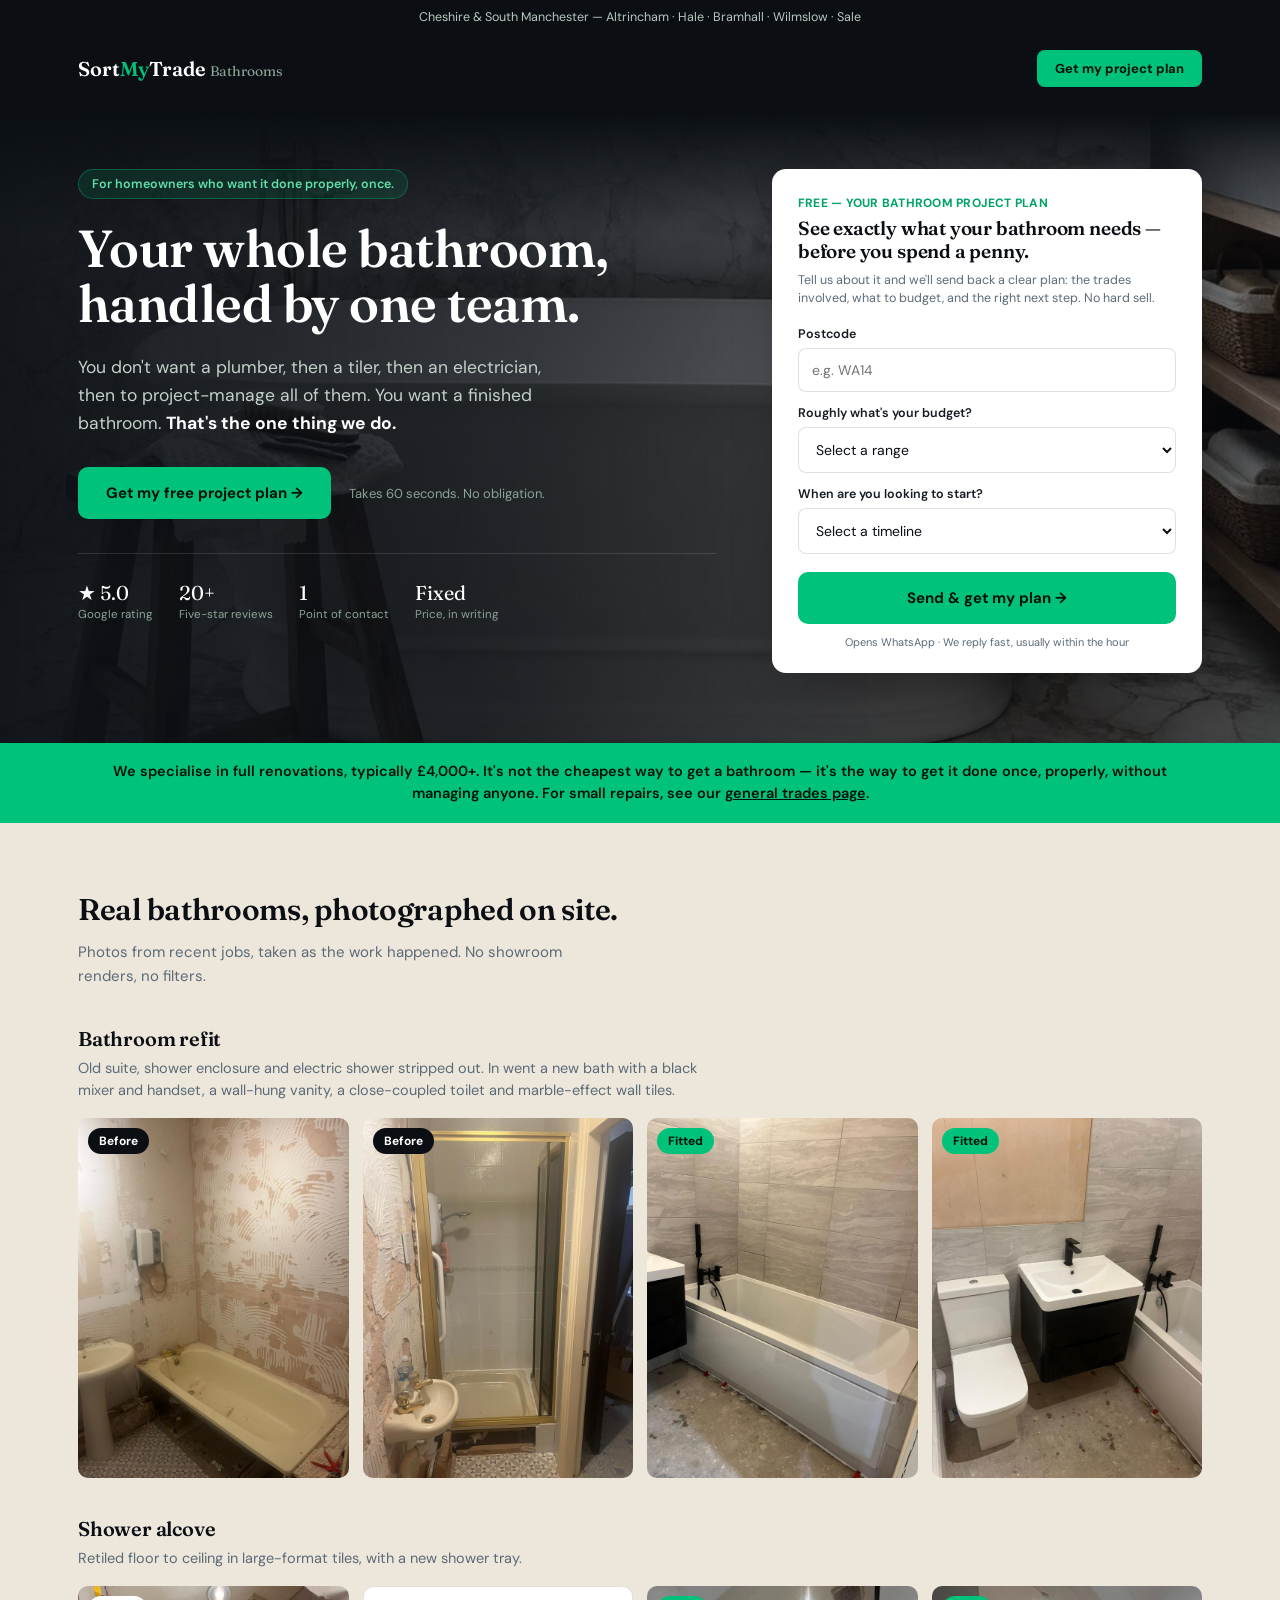
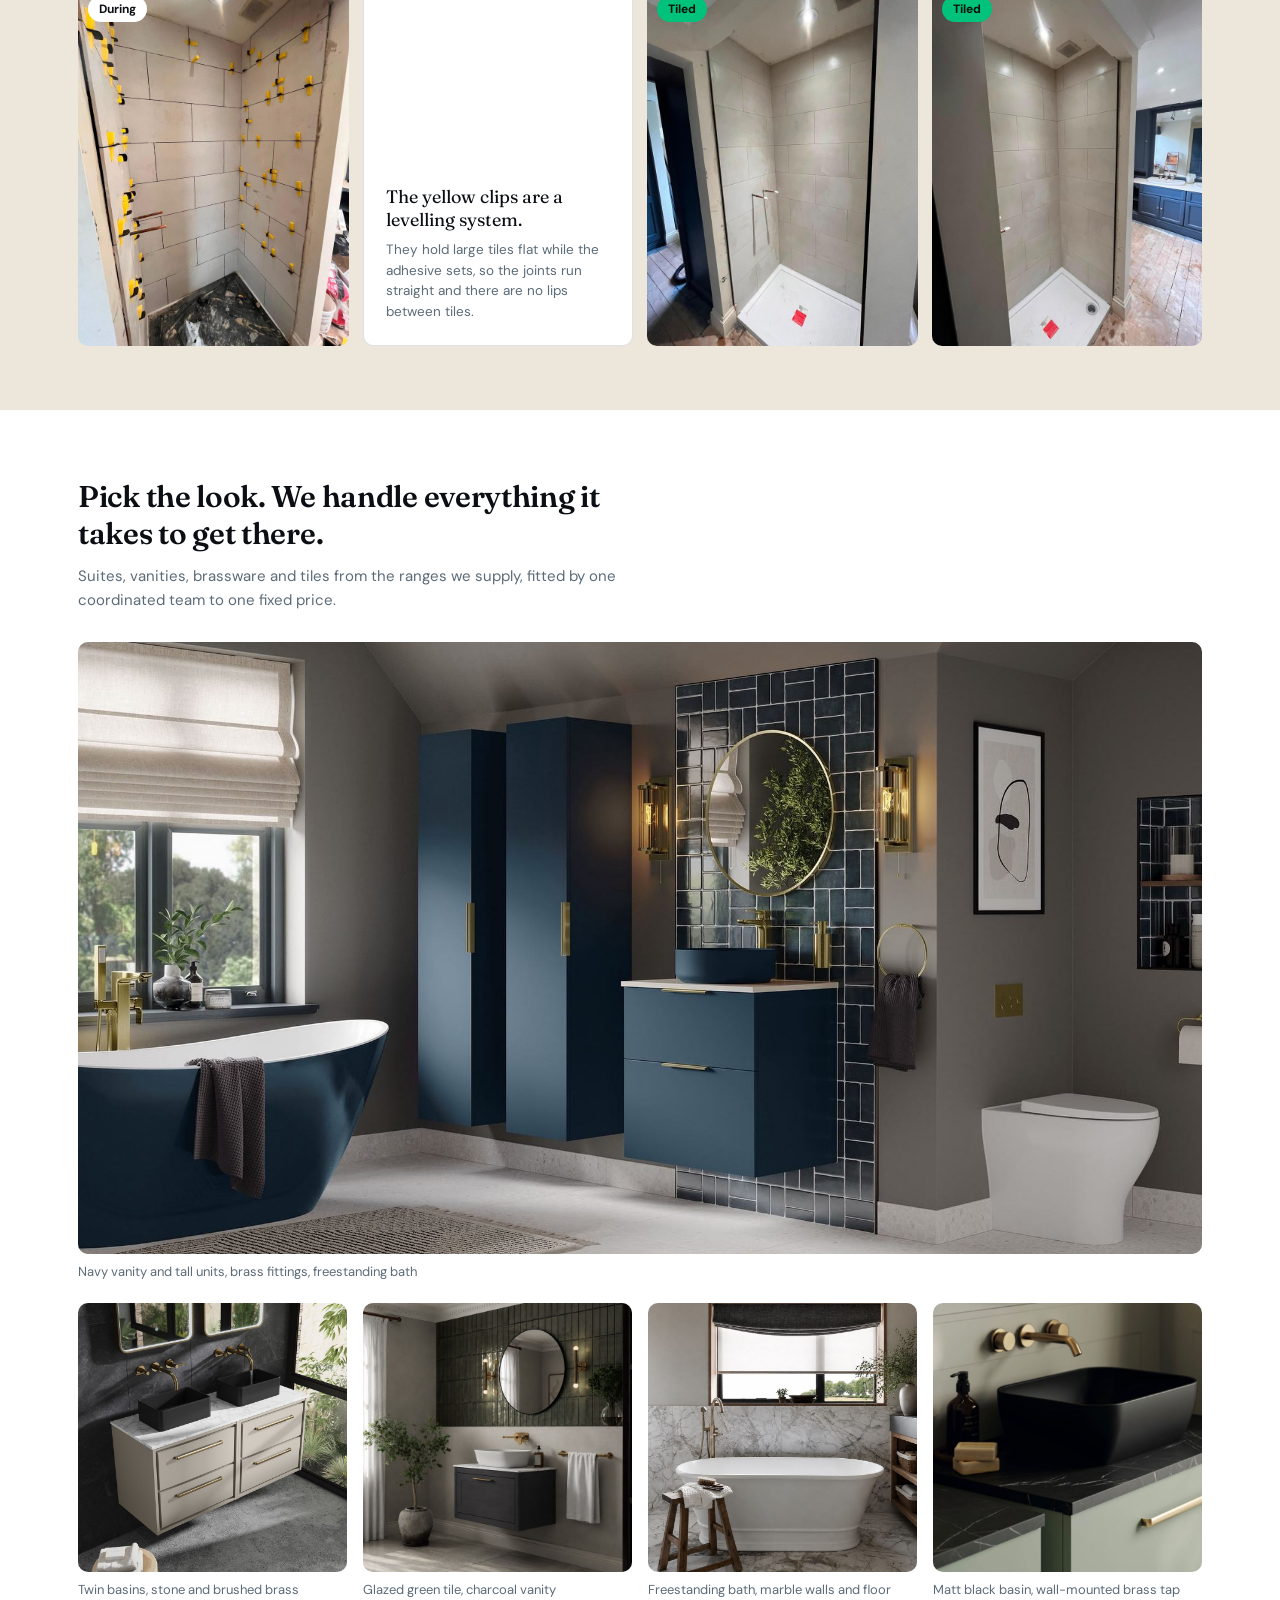
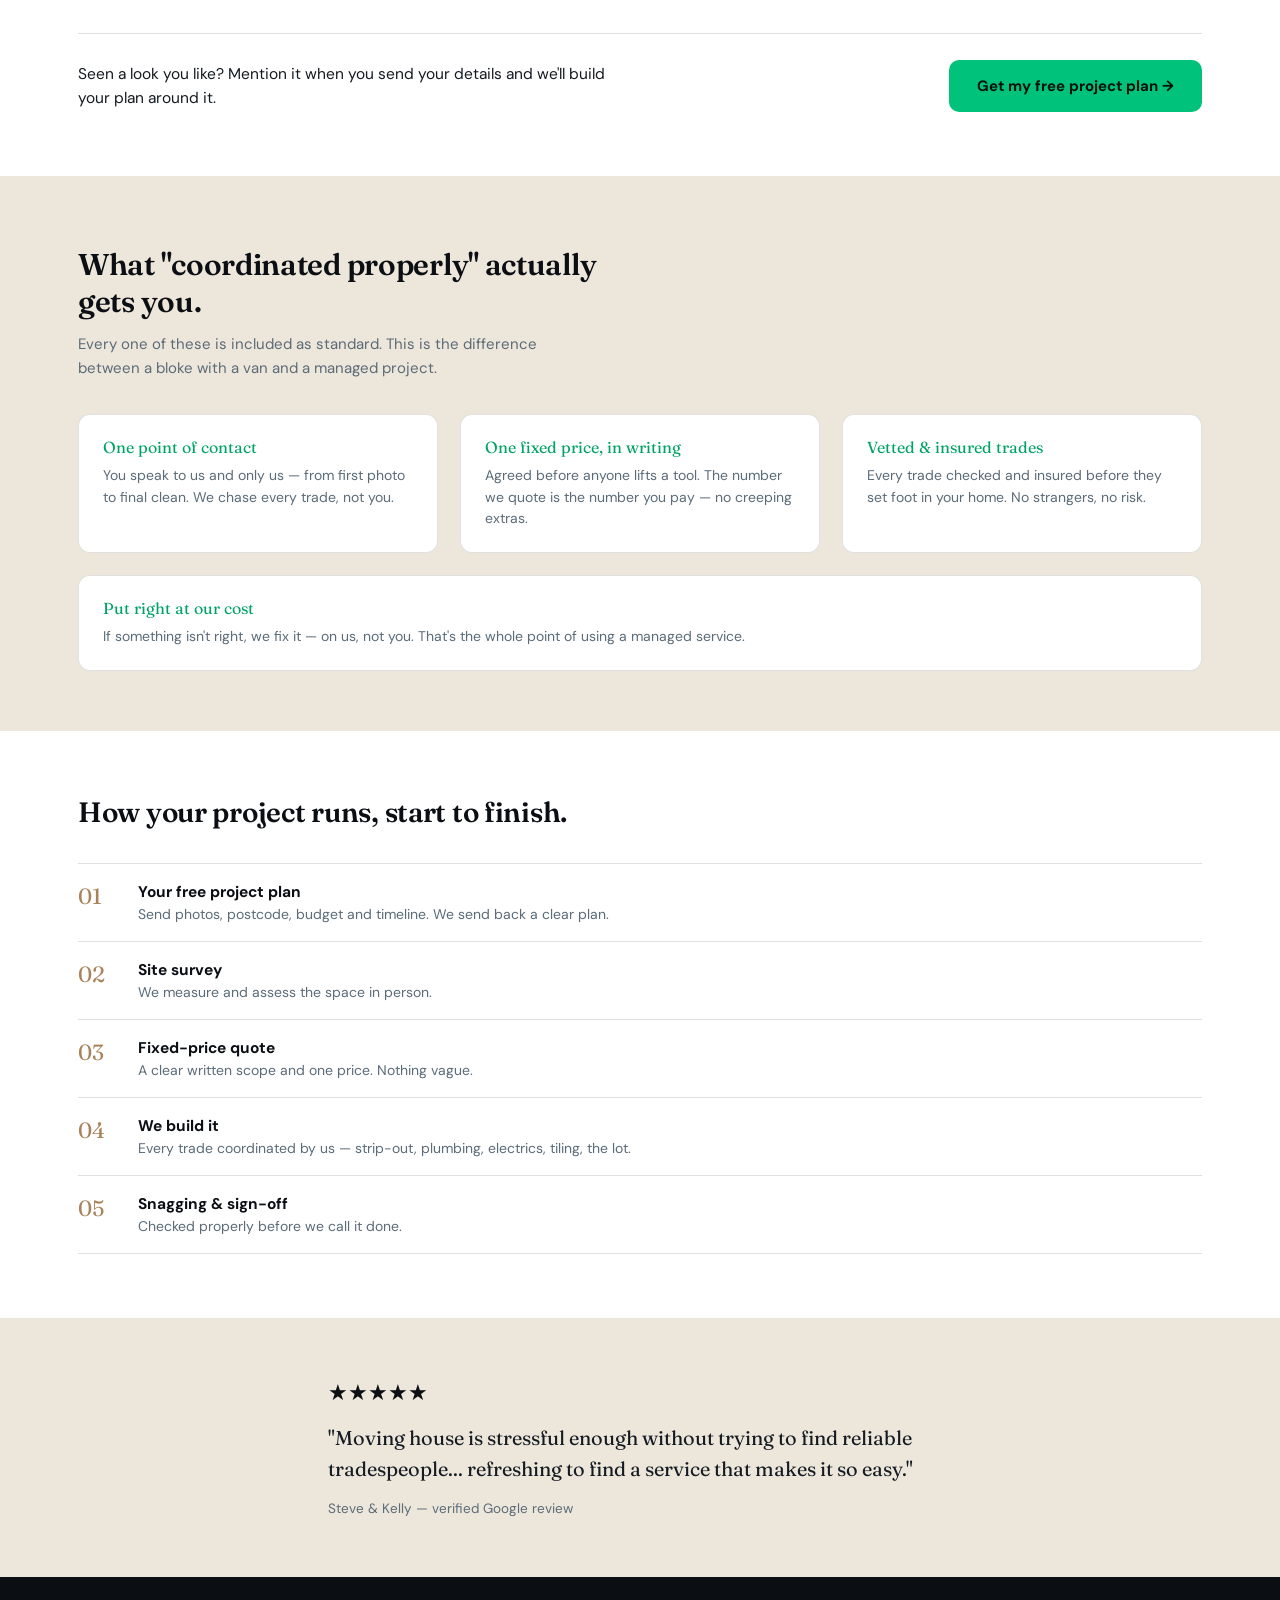
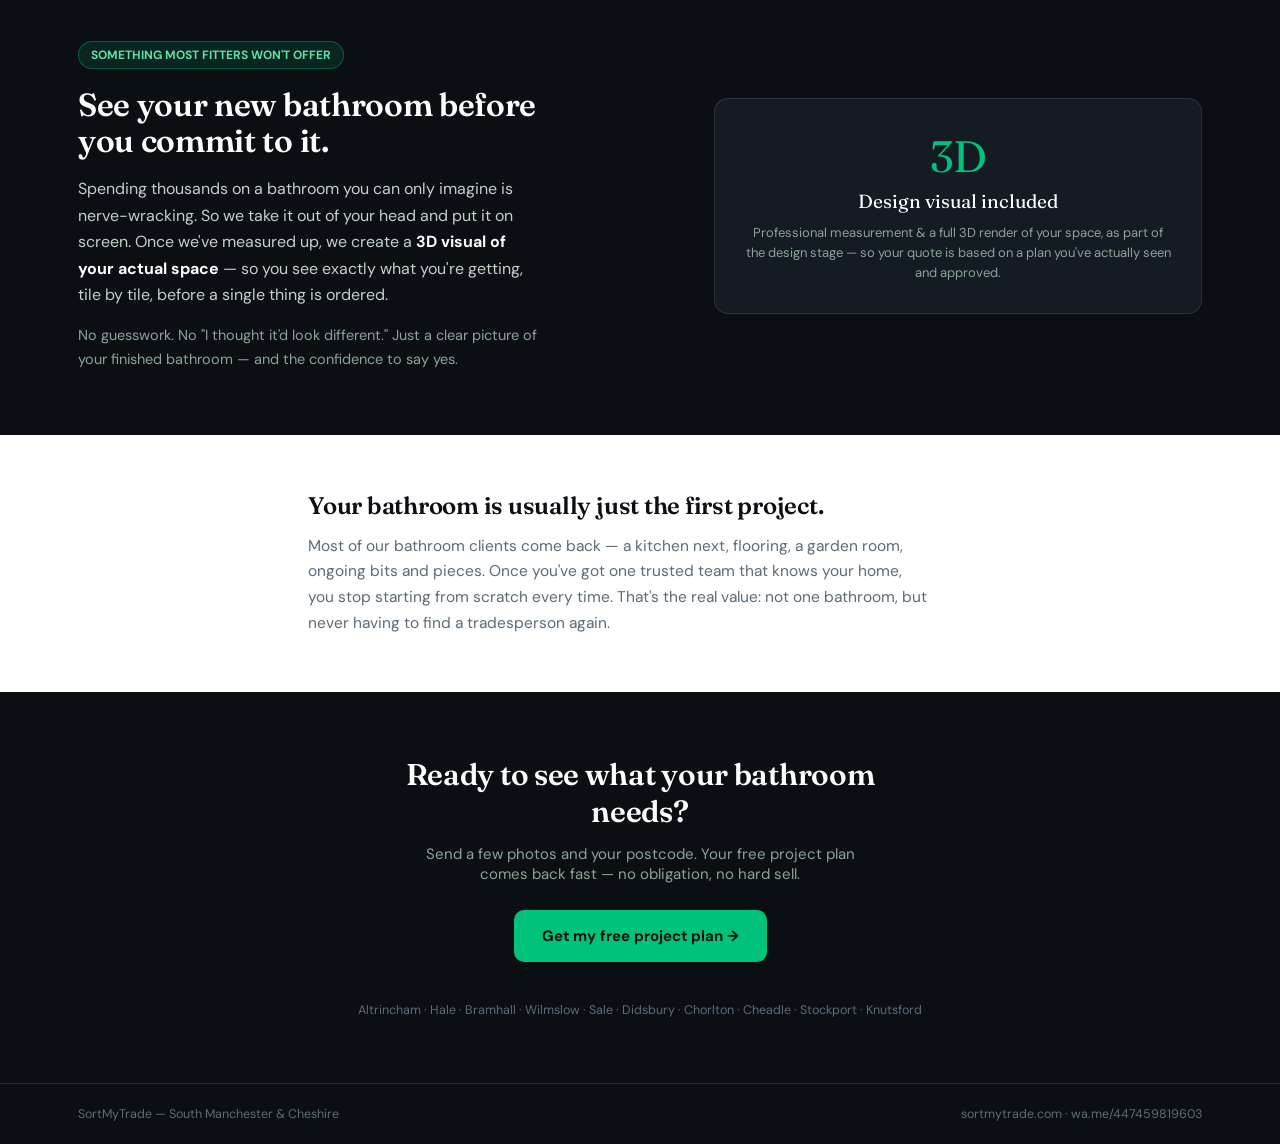
<file: bathrooms (3).html>
<!DOCTYPE html>
<html lang="en">
<head>
<meta charset="UTF-8">
<meta name="viewport" content="width=device-width, initial-scale=1, viewport-fit=cover">
<title>Bathroom Renovations, Coordinated Properly — SortMyTrade | South Manchester & Cheshire</title>
<meta name="description" content="One team, one fixed price, one point of contact. We coordinate your entire bathroom renovation so you never chase a tradesperson again. Free bathroom project plan.">
<meta property="og:type" content="website">
<meta property="og:url" content="https://sortmytrade.com/bathrooms.html">
<meta property="og:title" content="Bathroom renovations, coordinated properly | SortMyTrade">
<meta property="og:description" content="One team, one fixed price, one point of contact. Get a free bathroom project plan across South Manchester and Cheshire.">
<meta property="og:image" content="https://sortmytrade.com/og-bathrooms.jpg">
<meta property="og:image:width" content="1200">
<meta property="og:image:height" content="630">
<meta name="twitter:card" content="summary_large_image">
<link rel="preload" as="image" href="hero-bg.jpg">
<link rel="preconnect" href="https://fonts.googleapis.com">
<link rel="preconnect" href="https://fonts.gstatic.com" crossorigin>
<link rel="stylesheet" href="https://fonts.googleapis.com/css2?family=Fraunces:opsz,wght@9..144,400;9..144,600&family=DM+Sans:wght@400;500;600;700&display=swap">
<style>
  :root{--ink:#0B0F14;--ink2:#141B23;--stone:#EDE6DA;--panel:#FFFFFF;--emerald:#00C27A;--emerald-deep:#00A366;--slate:#5B6B78;--brass:#A9825A;--line:rgba(11,15,20,.12);}
  *{box-sizing:border-box}
  body{margin:0;font-family:'DM Sans',sans-serif;color:var(--ink);background:var(--stone);-webkit-font-smoothing:antialiased}
  h1,h2,h3{font-family:'Fraunces',serif;font-weight:600;letter-spacing:-.01em;margin:0}
  a{text-decoration:none;color:inherit}
  button{font-family:inherit}
  .wrap{max-width:1180px;margin:0 auto;padding:0 28px}
  .cta{display:inline-flex;align-items:center;gap:10px;background:var(--emerald);color:#04120B;font-weight:700;font-size:15px;padding:16px 28px;border-radius:10px;border:none;cursor:pointer;transition:background .15s,transform .1s}
  .cta:hover{background:var(--emerald-deep);color:#fff}
  .cta:active{transform:translateY(1px)}
  select,input{font-family:'DM Sans',sans-serif;font-size:14px;padding:12px 13px;border:1px solid var(--line);border-radius:8px;background:#fff;color:var(--ink);width:100%}
  select:focus,input:focus{outline:2px solid var(--emerald-deep);outline-offset:1px}
  label{font-size:12.5px;font-weight:600;color:var(--ink2);display:block;margin-bottom:6px}
  .hero-row,.proc-row{display:flex}
  .hero-bg{background:linear-gradient(180deg,var(--ink) 0,rgba(11,15,20,0) 120px),linear-gradient(90deg,rgba(11,15,20,.95) 0%,rgba(11,15,20,.8) 42%,rgba(11,15,20,.45) 100%),url('hero-bg.jpg') center/cover no-repeat var(--ink)}
  figure{margin:0}
  .look img{display:block;width:100%;height:auto;object-fit:cover;border-radius:10px;background:#D9D1C3}
  .look figcaption{font-size:13px;color:var(--slate);margin-top:9px;line-height:1.4}
  .look-feature img{aspect-ratio:2048/1114;object-position:55% center}
  .looks-grid{display:grid;grid-template-columns:repeat(4,1fr);gap:16px;margin-top:22px}
  .looks-grid img{aspect-ratio:1/1}
  .proj{margin-top:38px}
  .proj-desc{color:var(--slate);font-size:14.5px;line-height:1.55;margin:6px 0 16px;max-width:640px}
  .strip{display:grid;grid-template-columns:repeat(4,1fr);gap:14px}
  .shot{position:relative}
  .shot img{display:block;width:100%;height:auto;aspect-ratio:3/4;object-fit:cover;border-radius:10px;background:#D9D1C3}
  .stage{position:absolute;top:10px;left:10px;font-size:12px;font-weight:700;padding:5px 11px;border-radius:20px;background:var(--emerald);color:#04120B}
  .stage.before{background:var(--ink);color:#fff}
  .stage.during{background:#fff;color:var(--ink)}
  .note{aspect-ratio:3/4;background:var(--panel);border:1px solid var(--line);border-radius:10px;padding:22px;display:flex;flex-direction:column;justify-content:flex-end}
  .looks-foot{display:flex;align-items:center;justify-content:space-between;gap:20px 32px;flex-wrap:wrap;margin-top:34px;padding-top:26px;border-top:1px solid var(--line)}
  @media(max-width:760px){.hero-bg{background:linear-gradient(180deg,var(--ink) 0,rgba(11,15,20,.6) 70px,rgba(11,15,20,.72) 380px,var(--ink) 640px),url('hero-bg.jpg') 50% 0/auto 640px no-repeat var(--ink)}.looks-grid{grid-template-columns:repeat(2,1fr);gap:12px}.strip{display:flex;overflow-x:auto;scroll-snap-type:x mandatory;scroll-padding:0 28px;gap:12px;margin:0 -28px;padding:0 28px 6px;scrollbar-width:none}.strip::-webkit-scrollbar{display:none}.strip>*{flex:0 0 68%;scroll-snap-align:start}.look-feature img{aspect-ratio:4/3}.hero-h1{font-size:36px !important}.hero-row{flex-direction:column !important}.proc-row{flex-direction:column !important}.stack-mob{flex-direction:column !important}}
</style>
</head>
<body>
<div style="width:100%;min-height:100vh;background:var(--stone)">

  <div style="background:var(--ink);color:#B6C7BD;padding:9px 0;font-size:12.5px;text-align:center">Cheshire &amp; South Manchester — Altrincham · Hale · Bramhall · Wilmslow · Sale</div>

  <div style="background:var(--ink);padding:16px 0 26px">
    <div class="wrap" style="display:flex;align-items:center;justify-content:space-between">
      <div style="font-family:'Fraunces',serif;font-size:20px;font-weight:600;color:#fff">Sort<span style="color:var(--emerald)">My</span>Trade <span style="font-weight:400;color:#8BA396;font-size:14px">Bathrooms</span></div>
      <a href="#form" style="background:var(--emerald);color:#04120B;font-weight:700;font-size:13px;padding:10px 18px;border-radius:8px">Get my project plan</a>
    </div>
  </div>

  <div class="hero-bg" style="padding:56px 0 70px">
    <div class="wrap hero-row" style="gap:56px;align-items:flex-start;flex-wrap:wrap">
      <div style="flex:1 1 490px;min-width:300px">
        <div style="display:inline-block;background:rgba(0,194,122,.12);border:1px solid rgba(0,194,122,.35);color:#5FE0A8;font-size:12.5px;font-weight:600;padding:6px 13px;border-radius:20px;margin-bottom:22px">For homeowners who want it done properly, once.</div>
        <h1 class="hero-h1" style="color:#fff;font-size:52px;line-height:1.06;max-width:600px">Your whole bathroom, handled by one team.</h1>
        <p style="color:#C3D1C9;font-size:17.5px;line-height:1.6;max-width:490px;margin:22px 0 0">You don't want a plumber, then a tiler, then an electrician, then to project-manage all of them. You want a finished bathroom. <b style="color:#fff">That's the one thing we do.</b></p>
        <div style="display:flex;align-items:center;gap:18px;flex-wrap:wrap;margin:30px 0 0">
          <a href="#form" class="cta">Get my free project plan →</a>
          <span style="color:#8BA396;font-size:13px">Takes 60 seconds. No obligation.</span>
        </div>
        <div style="display:flex;gap:26px;flex-wrap:wrap;margin:34px 0 0;padding-top:26px;border-top:1px solid rgba(255,255,255,.12)">
          <div><div style="font-family:'Fraunces',serif;font-size:20px;color:#fff">★ 5.0</div><div style="font-size:11.5px;color:#8BA396;margin-top:2px">Google rating</div></div>
          <div><div style="font-family:'Fraunces',serif;font-size:20px;color:#fff">20+</div><div style="font-size:11.5px;color:#8BA396;margin-top:2px">Five-star reviews</div></div>
          <div><div style="font-family:'Fraunces',serif;font-size:20px;color:#fff">1</div><div style="font-size:11.5px;color:#8BA396;margin-top:2px">Point of contact</div></div>
          <div><div style="font-family:'Fraunces',serif;font-size:20px;color:#fff">Fixed</div><div style="font-size:11.5px;color:#8BA396;margin-top:2px">Price, in writing</div></div>
        </div>
      </div>

      <div id="form" style="flex:1 1 370px;min-width:300px;max-width:430px;background:var(--panel);border-radius:14px;padding:26px 26px 24px;box-shadow:0 20px 50px -20px rgba(0,0,0,.45)">
        <div style="font-size:12px;font-weight:700;color:var(--emerald-deep);letter-spacing:.02em;margin-bottom:6px">FREE — YOUR BATHROOM PROJECT PLAN</div>
        <h3 style="font-size:19px;line-height:1.2">See exactly what your bathroom needs — before you spend a penny.</h3>
        <p style="font-size:12.5px;color:var(--slate);margin:8px 0 18px;line-height:1.5">Tell us about it and we'll send back a clear plan: the trades involved, what to budget, and the right next step. No hard sell.</p>
        <div style="margin-bottom:13px"><label for="postcode">Postcode</label><input id="postcode" type="text" placeholder="e.g. WA14"></div>
        <div style="margin-bottom:13px"><label for="budget">Roughly what's your budget?</label>
          <select id="budget"><option value="">Select a range</option><option value="Under £4,000">Under £4,000 (smaller update)</option><option value="£4,000–£7,000">£4,000–£7,000</option><option value="£7,000–£12,000">£7,000–£12,000</option><option value="£12,000+">£12,000+</option></select>
        </div>
        <div style="margin-bottom:18px"><label for="timeline">When are you looking to start?</label>
          <select id="timeline"><option value="">Select a timeline</option><option value="ASAP">As soon as possible</option><option value="Within 3 months">Within 3 months</option><option value="3–6 months">3–6 months</option><option value="Just planning">Just planning for now</option></select>
        </div>
        <button id="formCta" class="cta" style="width:100%;justify-content:center">Send &amp; get my plan →</button>
        <div style="text-align:center;font-size:11px;color:var(--slate);margin-top:11px">Opens WhatsApp · We reply fast, usually within the hour</div>
      </div>
    </div>
  </div>

  <div style="background:var(--emerald);padding:18px 0">
    <div class="wrap" style="text-align:center;color:#04120B;font-size:14.5px;font-weight:600;line-height:1.5">We specialise in full renovations, typically £4,000+. It's not the cheapest way to get a bathroom — it's the way to get it done once, properly, without managing anyone. For small repairs, see our <a href="index.html" style="color:#04120B;text-decoration:underline">general trades page</a>.</div>
  </div>

  <!-- REAL WORK: site photos from jobs (confirm grouping before publishing) -->
  <div style="background:var(--stone);padding:68px 0 64px">
    <div class="wrap">
      <h2 style="font-size:30px;max-width:560px">Real bathrooms, photographed on site.</h2>
      <p style="color:var(--slate);font-size:15px;max-width:540px;margin:12px 0 0;line-height:1.6">Photos from recent jobs, taken as the work happened. No showroom renders, no filters.</p>

      <div class="proj">
        <h3 style="font-size:20px">Bathroom refit</h3>
        <p class="proj-desc">Old suite, shower enclosure and electric shower stripped out. In went a new bath with a black mixer and handset, a wall-hung vanity, a close-coupled toilet and marble-effect wall tiles.</p>
        <div class="strip">
          <figure class="shot"><img src="refit-before-bath.jpg" width="720" height="960" loading="lazy" decoding="async" alt="Before: cream bath and pedestal basin, walls stripped back to old tile adhesive, electric shower unit on the wall"><span class="stage before">Before</span></figure>
          <figure class="shot"><img src="refit-before-shower.jpg" width="720" height="960" loading="lazy" decoding="async" alt="Before: dated gold-framed shower enclosure with electric shower and a small basin"><span class="stage before">Before</span></figure>
          <figure class="shot"><img src="refit-fitted-bath.jpg" width="720" height="960" loading="lazy" decoding="async" alt="Fitted: new white bath with black bath-shower mixer against grey marble-effect wall tiles"><span class="stage">Fitted</span></figure>
          <figure class="shot"><img src="refit-fitted-vanity.jpg" width="720" height="960" loading="lazy" decoding="async" alt="Fitted: close-coupled toilet, black wall-hung vanity with black basin tap, and the new bath"><span class="stage">Fitted</span></figure>
        </div>
      </div>

      <div class="proj">
        <h3 style="font-size:20px">Shower alcove</h3>
        <p class="proj-desc">Retiled floor to ceiling in large-format tiles, with a new shower tray.</p>
        <div class="strip">
          <figure class="shot"><img src="shower-during-tiling.jpg" width="720" height="960" loading="lazy" decoding="async" alt="During: large-format wall tiles being laid in a shower alcove, held with yellow levelling clips"><span class="stage during">During</span></figure>
          <div class="note"><p style="font-family:'Fraunces',serif;font-size:18px;line-height:1.3;margin:0">The yellow clips are a levelling system.</p><p style="font-size:13.5px;color:var(--slate);line-height:1.55;margin:8px 0 0">They hold large tiles flat while the adhesive sets, so the joints run straight and there are no lips between tiles.</p></div>
          <figure class="shot"><img src="shower-tiled-front.jpg" width="720" height="960" loading="lazy" decoding="async" alt="Tiled: shower alcove tiled floor to ceiling with a new white shower tray"><span class="stage">Tiled</span></figure>
          <figure class="shot"><img src="shower-tiled-side.jpg" width="720" height="960" loading="lazy" decoding="async" alt="Tiled: the same shower alcove from the side, tiled floor to ceiling"><span class="stage">Tiled</span></figure>
        </div>
      </div>
    </div>
  </div>

  <!-- LOOKS: product imagery from the ranges we supply (not completed SortMyTrade projects) -->
  <div style="background:var(--panel);padding:68px 0 64px">
    <div class="wrap">
      <h2 style="font-size:30px;max-width:560px">Pick the look. We handle everything it takes to get there.</h2>
      <p style="color:var(--slate);font-size:15px;max-width:540px;margin:12px 0 30px;line-height:1.6">Suites, vanities, brassware and tiles from the ranges we supply, fitted by one coordinated team to one fixed price.</p>
      <figure class="look look-feature">
        <img src="navy-brass-feature.jpg" srcset="navy-brass-feature-960.jpg 960w, navy-brass-feature.jpg 1800w" sizes="(max-width:1180px) 100vw, 1124px" width="1800" height="979" loading="lazy" decoding="async" alt="Bathroom with navy vanity and tall wall units, brushed brass taps and lighting, glazed tile splashback and a freestanding bath">
        <figcaption>Navy vanity and tall units, brass fittings, freestanding bath</figcaption>
      </figure>
      <div class="looks-grid">
        <figure class="look"><img src="twin-basins-stone.jpg" width="900" height="900" loading="lazy" decoding="async" alt="Wall-hung double vanity with two black vessel basins, marble top and brushed brass wall taps"><figcaption>Twin basins, stone and brushed brass</figcaption></figure>
        <figure class="look"><img src="olive-tile-vanity.jpg" style="object-position:40% center" width="900" height="728" loading="lazy" decoding="async" alt="Charcoal wall-hung vanity with white basin below a round mirror on glazed green tiles"><figcaption>Glazed green tile, charcoal vanity</figcaption></figure>
        <figure class="look"><img src="freestanding-marble.jpg" width="900" height="1007" loading="lazy" decoding="async" alt="White freestanding bath with floor-standing brass tap in a marble-tiled bathroom"><figcaption>Freestanding bath, marble walls and floor</figcaption></figure>
        <figure class="look"><img src="black-basin-brass.jpg" width="900" height="846" loading="lazy" decoding="async" alt="Matt black countertop basin on a dark marble top with a wall-mounted brushed brass tap"><figcaption>Matt black basin, wall-mounted brass tap</figcaption></figure>
      </div>
      <div class="looks-foot">
        <p style="margin:0;font-size:15.5px;line-height:1.55;max-width:560px;color:var(--ink2)">Seen a look you like? Mention it when you send your details and we'll build your plan around it.</p>
        <a href="#form" class="cta">Get my free project plan →</a>
      </div>
    </div>
  </div>

  <div style="padding:70px 0 60px">
    <div class="wrap">
      <h2 style="font-size:30px;max-width:540px">What "coordinated properly" actually gets you.</h2>
      <p style="color:var(--slate);font-size:15px;max-width:520px;margin:12px 0 34px;line-height:1.6">Every one of these is included as standard. This is the difference between a bloke with a van and a managed project.</p>
      <div class="hero-row stack-mob" style="gap:22px;flex-wrap:wrap">
        <div style="flex:1 1 280px;background:var(--panel);border-radius:12px;padding:22px 24px;border:1px solid var(--line)"><div style="font-family:'Fraunces',serif;font-size:16px;color:var(--emerald-deep);margin-bottom:8px">One point of contact</div><div style="font-size:14px;color:var(--slate);line-height:1.55">You speak to us and only us — from first photo to final clean. We chase every trade, not you.</div></div>
        <div style="flex:1 1 280px;background:var(--panel);border-radius:12px;padding:22px 24px;border:1px solid var(--line)"><div style="font-family:'Fraunces',serif;font-size:16px;color:var(--emerald-deep);margin-bottom:8px">One fixed price, in writing</div><div style="font-size:14px;color:var(--slate);line-height:1.55">Agreed before anyone lifts a tool. The number we quote is the number you pay — no creeping extras.</div></div>
        <div style="flex:1 1 280px;background:var(--panel);border-radius:12px;padding:22px 24px;border:1px solid var(--line)"><div style="font-family:'Fraunces',serif;font-size:16px;color:var(--emerald-deep);margin-bottom:8px">Vetted &amp; insured trades</div><div style="font-size:14px;color:var(--slate);line-height:1.55">Every trade checked and insured before they set foot in your home. No strangers, no risk.</div></div>
        <div style="flex:1 1 280px;background:var(--panel);border-radius:12px;padding:22px 24px;border:1px solid var(--line)"><div style="font-family:'Fraunces',serif;font-size:16px;color:var(--emerald-deep);margin-bottom:8px">Put right at our cost</div><div style="font-size:14px;color:var(--slate);line-height:1.55">If something isn't right, we fix it — on us, not you. That's the whole point of using a managed service.</div></div>
      </div>
    </div>
  </div>

  <div style="background:var(--panel);padding:64px 0">
    <div class="wrap">
      <h2 style="font-size:28px;max-width:520px">How your project runs, start to finish.</h2>
      <div style="margin-top:34px;display:flex;flex-direction:column">
        <div class="proc-row" style="gap:24px;padding:18px 0;border-top:1px solid var(--line)"><div style="font-family:'Fraunces',serif;font-size:22px;color:var(--brass);width:36px;flex-shrink:0">01</div><div style="flex:1"><div style="font-weight:700;font-size:15.5px">Your free project plan</div><div style="color:var(--slate);font-size:14px;margin-top:3px">Send photos, postcode, budget and timeline. We send back a clear plan.</div></div></div>
        <div class="proc-row" style="gap:24px;padding:18px 0;border-top:1px solid var(--line)"><div style="font-family:'Fraunces',serif;font-size:22px;color:var(--brass);width:36px;flex-shrink:0">02</div><div style="flex:1"><div style="font-weight:700;font-size:15.5px">Site survey</div><div style="color:var(--slate);font-size:14px;margin-top:3px">We measure and assess the space in person.</div></div></div>
        <div class="proc-row" style="gap:24px;padding:18px 0;border-top:1px solid var(--line)"><div style="font-family:'Fraunces',serif;font-size:22px;color:var(--brass);width:36px;flex-shrink:0">03</div><div style="flex:1"><div style="font-weight:700;font-size:15.5px">Fixed-price quote</div><div style="color:var(--slate);font-size:14px;margin-top:3px">A clear written scope and one price. Nothing vague.</div></div></div>
        <div class="proc-row" style="gap:24px;padding:18px 0;border-top:1px solid var(--line)"><div style="font-family:'Fraunces',serif;font-size:22px;color:var(--brass);width:36px;flex-shrink:0">04</div><div style="flex:1"><div style="font-weight:700;font-size:15.5px">We build it</div><div style="color:var(--slate);font-size:14px;margin-top:3px">Every trade coordinated by us — strip-out, plumbing, electrics, tiling, the lot.</div></div></div>
        <div class="proc-row" style="gap:24px;padding:18px 0;border-top:1px solid var(--line);border-bottom:1px solid var(--line)"><div style="font-family:'Fraunces',serif;font-size:22px;color:var(--brass);width:36px;flex-shrink:0">05</div><div style="flex:1"><div style="font-weight:700;font-size:15.5px">Snagging &amp; sign-off</div><div style="color:var(--slate);font-size:14px;margin-top:3px">Checked properly before we call it done.</div></div></div>
      </div>
    </div>
  </div>

  <div style="background:var(--stone);padding:60px 0">
    <div class="wrap" style="max-width:680px">
      <div style="font-family:'Fraunces',serif;font-size:22px">★★★★★</div>
      <p style="font-size:20px;line-height:1.55;font-family:'Fraunces',serif;font-weight:400;margin:16px 0 0;color:var(--ink2)">"Moving house is stressful enough without trying to find reliable tradespeople... refreshing to find a service that makes it so easy."</p>
      <div style="margin-top:16px;font-size:13.5px;color:var(--slate)">Steve &amp; Kelly — verified Google review</div>
    </div>
  </div>

  <!-- 3D VISUAL — the remarkable differentiator (Godin: risk-reversal made visual) -->
  <div style="background:var(--ink);padding:64px 0">
    <div class="wrap hero-row" style="gap:48px;align-items:center;flex-wrap:wrap">
      <div style="flex:1 1 420px;min-width:300px">
        <div style="display:inline-block;background:rgba(0,194,122,.12);border:1px solid rgba(0,194,122,.35);color:#5FE0A8;font-size:12px;font-weight:700;padding:5px 12px;border-radius:20px;margin-bottom:18px">SOMETHING MOST FITTERS WON'T OFFER</div>
        <h2 style="color:#fff;font-size:32px;line-height:1.12;max-width:460px">See your new bathroom before you commit to it.</h2>
        <p style="color:#C3D1C9;font-size:16px;line-height:1.65;margin:18px 0 0;max-width:460px">
          Spending thousands on a bathroom you can only imagine is nerve-wracking. So we take it out of your head and put it on screen. Once we've measured up, we create a <b style="color:#fff">3D visual of your actual space</b> — so you see exactly what you're getting, tile by tile, before a single thing is ordered.
        </p>
        <p style="color:#8BA396;font-size:14.5px;line-height:1.6;margin:16px 0 0;max-width:460px">
          No guesswork. No "I thought it'd look different." Just a clear picture of your finished bathroom — and the confidence to say yes.
        </p>
      </div>
      <div style="flex:1 1 320px;min-width:280px">
        <div style="background:#141B23;border:1px solid rgba(255,255,255,.1);border-radius:14px;padding:30px;text-align:center">
          <div style="font-family:'Fraunces',serif;font-size:44px;color:var(--emerald)">3D</div>
          <div style="font-family:'Fraunces',serif;font-size:19px;color:#fff;margin-top:6px">Design visual included</div>
          <div style="font-size:13px;color:#8BA396;margin-top:10px;line-height:1.55">Professional measurement &amp; a full 3D render of your space, as part of the design stage — so your quote is based on a plan you've actually seen and approved.</div>
        </div>
      </div>
    </div>
  </div>

  <div style="background:var(--panel);padding:56px 0">
    <div class="wrap" style="max-width:720px">
      <h2 style="font-size:24px;max-width:600px">Your bathroom is usually just the first project.</h2>
      <p style="color:var(--slate);font-size:15.5px;line-height:1.65;margin:14px 0 0;max-width:620px">Most of our bathroom clients come back — a kitchen next, flooring, a garden room, ongoing bits and pieces. Once you've got one trusted team that knows your home, you stop starting from scratch every time. That's the real value: not one bathroom, but never having to find a tradesperson again.</p>
    </div>
  </div>

  <div style="background:var(--ink);padding:64px 0">
    <div class="wrap" style="text-align:center">
      <h2 style="color:#fff;font-size:30px;max-width:520px;margin:0 auto">Ready to see what your bathroom needs?</h2>
      <p style="color:#8BA396;font-size:15px;margin:14px auto 0;max-width:440px">Send a few photos and your postcode. Your free project plan comes back fast — no obligation, no hard sell.</p>
      <div style="margin-top:26px"><a href="#form" class="cta">Get my free project plan →</a></div>
      <div style="margin-top:36px"><span style="color:#5B6B78;font-size:12.5px">Altrincham · Hale · Bramhall · Wilmslow · Sale · Didsbury · Chorlton · Cheadle · Stockport · Knutsford</span></div>
    </div>
  </div>

  <div style="background:var(--ink);padding:22px 0;border-top:1px solid rgba(255,255,255,.1)">
    <div class="wrap" style="display:flex;justify-content:space-between;flex-wrap:wrap;gap:10px">
      <div style="font-size:12.5px;color:#5B6B78">SortMyTrade — South Manchester &amp; Cheshire</div>
      <div style="font-size:12.5px;color:#5B6B78">sortmytrade.com · wa.me/447459819603</div>
    </div>
  </div>
</div>
<script>
  var WA_NUMBER='447459819603';
  function waLink(t){return 'https://wa.me/'+WA_NUMBER+'?text='+encodeURIComponent(t);}
  document.getElementById('formCta').addEventListener('click',function(){
    var p=document.getElementById('postcode').value.trim()||'not given';
    var b=document.getElementById('budget').value||'not given';
    var tl=document.getElementById('timeline').value||'not given';
    var msg=["Hi, I'd like my free bathroom project plan.",'Postcode: '+p,'Budget: '+b,'Timeline: '+tl].join('\n');
    window.open(waLink(msg),'_blank');
    // Google Ads conversion (once set up):
    // gtag('event','conversion',{'send_to':'AW-XXXXXXXXX/XXXXXXXXXXXX'});
  });
</script>
</body>
</html>
</file>
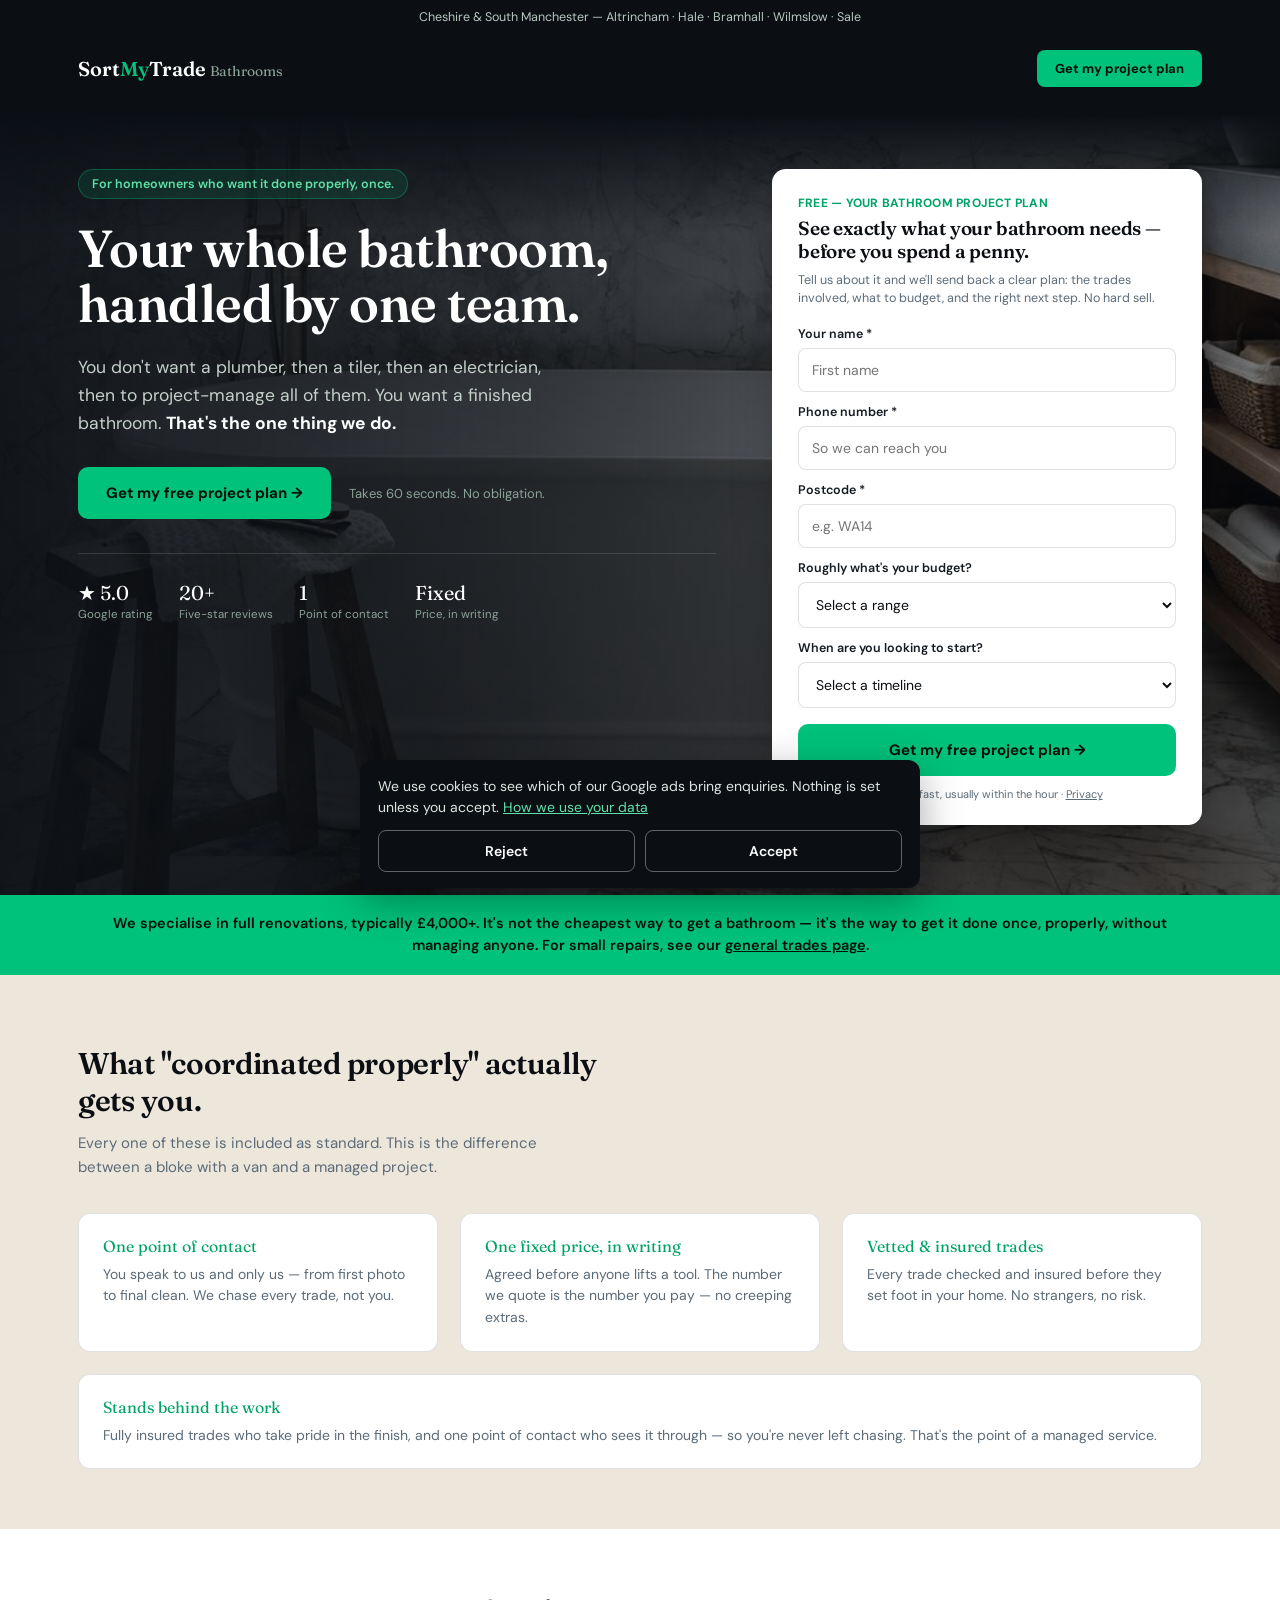
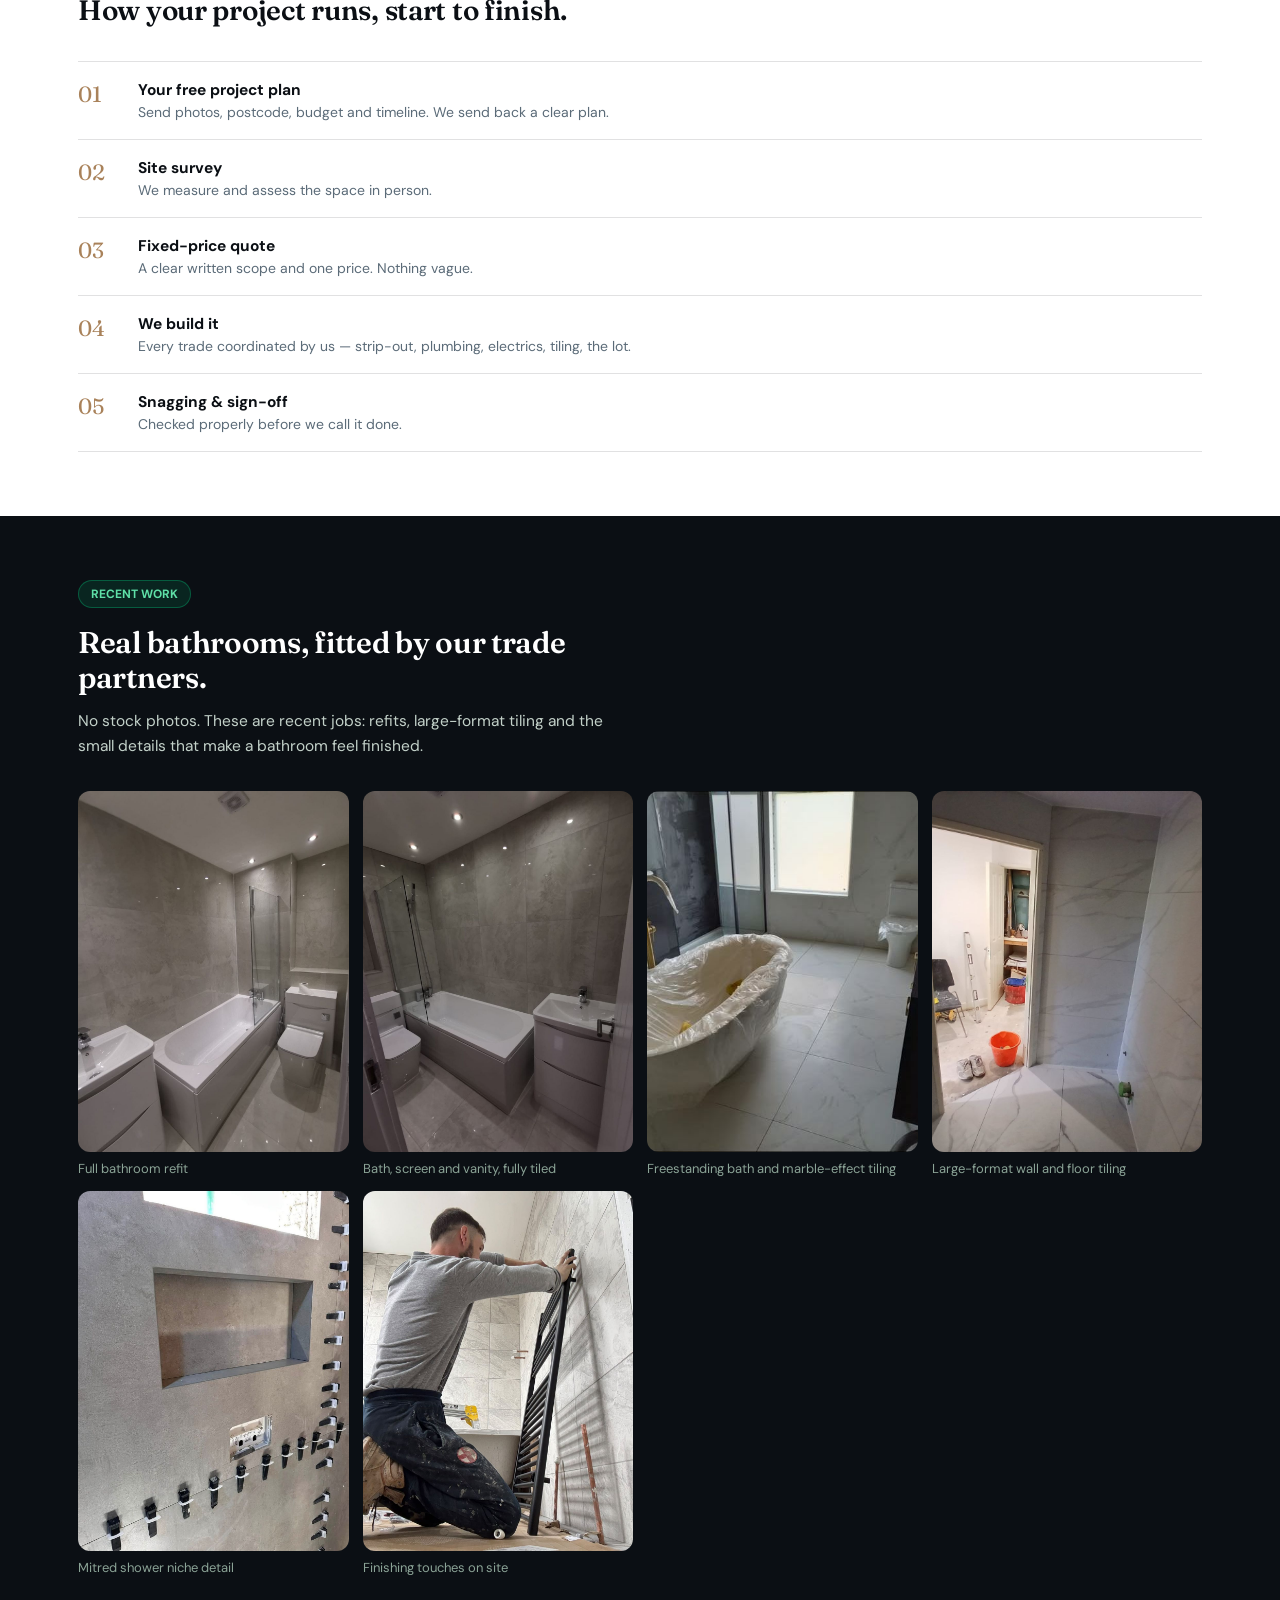
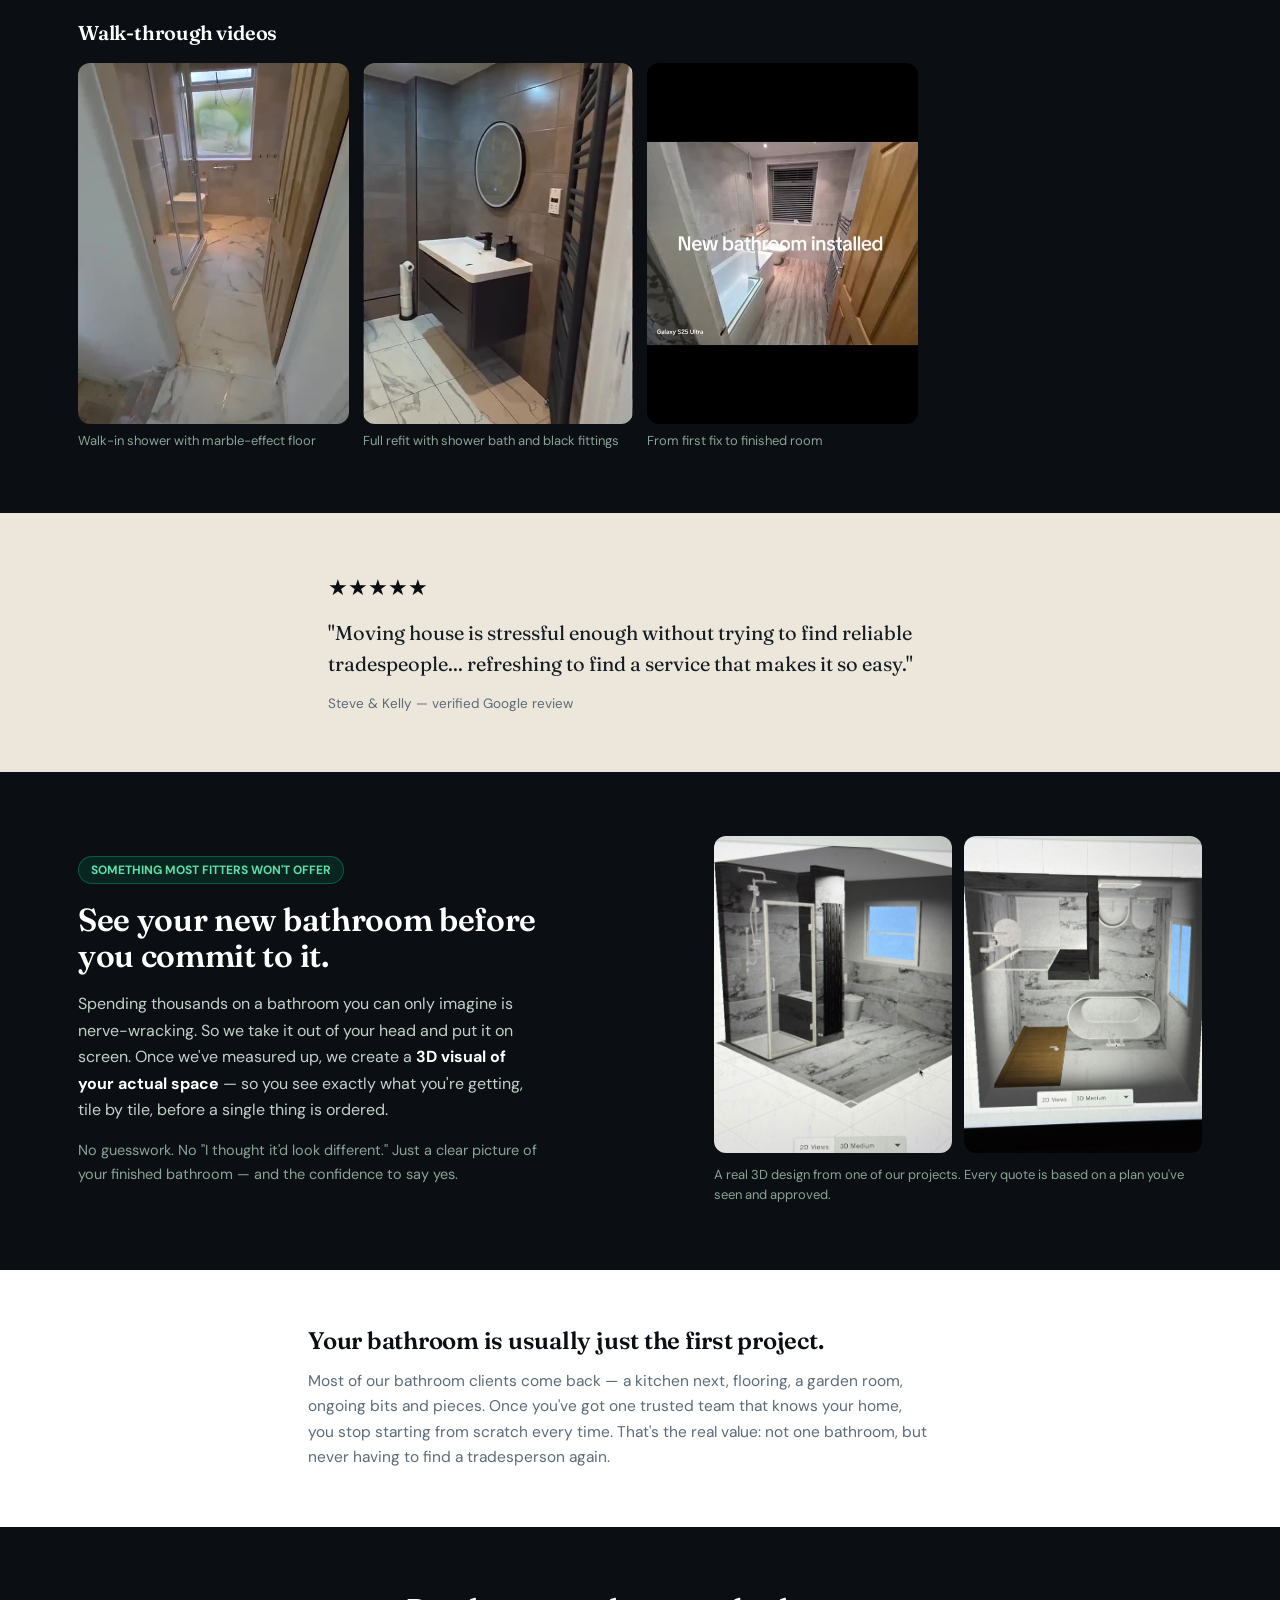
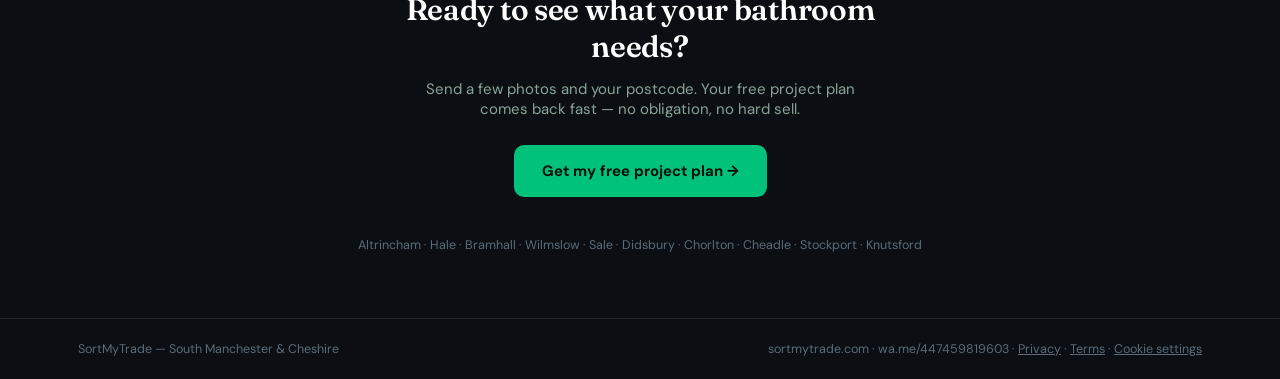
<file: bathrooms.html>
<!DOCTYPE html>
<html lang="en">
<head>
<!-- Google tag (gtag.js) with Consent Mode: ad cookies stay off until the visitor accepts (site-tracking.js) -->
<script>
  window.dataLayer = window.dataLayer || [];
  function gtag(){dataLayer.push(arguments);}
  gtag('consent', 'default', {ad_storage:'denied', ad_user_data:'denied', ad_personalization:'denied', analytics_storage:'denied', wait_for_update:500});
  try { if (localStorage.getItem('smt_consent') === 'granted') { gtag('consent', 'update', {ad_storage:'granted', ad_user_data:'granted', ad_personalization:'granted', analytics_storage:'granted'}); } } catch (e) {}
  gtag('set', 'url_passthrough', true);
</script>
<script async src="https://www.googletagmanager.com/gtag/js?id=AW-18396685081"></script>
<script>
  gtag('js', new Date());
  gtag('config', 'AW-18396685081');
</script>

<meta charset="UTF-8">
<meta name="viewport" content="width=device-width, initial-scale=1, viewport-fit=cover">
<title>Bathroom Renovations, Coordinated Properly — SortMyTrade | South Manchester & Cheshire</title>
<meta name="description" content="One team, one fixed price, one point of contact. We coordinate your entire bathroom renovation so you never chase a tradesperson again. Free bathroom project plan.">
<link rel="preload" as="image" href="hero-bg.jpg">
<link rel="preconnect" href="https://fonts.googleapis.com">
<link rel="preconnect" href="https://fonts.gstatic.com" crossorigin>
<link rel="stylesheet" href="https://fonts.googleapis.com/css2?family=Fraunces:opsz,wght@9..144,400;9..144,600&family=DM+Sans:wght@400;500;600;700&display=swap">
<style>
  :root{--ink:#0B0F14;--ink2:#141B23;--stone:#EDE6DA;--panel:#FFFFFF;--emerald:#00C27A;--emerald-deep:#00A366;--slate:#5B6B78;--brass:#A9825A;--line:rgba(11,15,20,.12);}
  *{box-sizing:border-box}
  body{margin:0;font-family:'DM Sans',sans-serif;color:var(--ink);background:var(--stone);-webkit-font-smoothing:antialiased}
  h1,h2,h3{font-family:'Fraunces',serif;font-weight:600;letter-spacing:-.01em;margin:0}
  a{text-decoration:none;color:inherit}
  button{font-family:inherit}
  .wrap{max-width:1180px;margin:0 auto;padding:0 28px}
  .cta{display:inline-flex;align-items:center;gap:10px;background:var(--emerald);color:#04120B;font-weight:700;font-size:15px;padding:16px 28px;border-radius:10px;border:none;cursor:pointer;transition:background .15s,transform .1s}
  .cta:hover{background:var(--emerald-deep);color:#fff}
  .cta:active{transform:translateY(1px)}
  select,input{font-family:'DM Sans',sans-serif;font-size:14px;padding:12px 13px;border:1px solid var(--line);border-radius:8px;background:#fff;color:var(--ink);width:100%}
  select:focus,input:focus{outline:2px solid var(--emerald-deep);outline-offset:1px}
  label{font-size:12.5px;font-weight:600;color:var(--ink2);display:block;margin-bottom:6px}
  .hero-row,.proc-row{display:flex}
  .hero-bg{background:linear-gradient(180deg,var(--ink) 0,rgba(11,15,20,0) 120px),linear-gradient(90deg,rgba(11,15,20,.95) 0%,rgba(11,15,20,.8) 42%,rgba(11,15,20,.45) 100%),url('hero-bg.jpg') center/cover no-repeat var(--ink)}
  @media(max-width:760px){.hero-bg{background:linear-gradient(180deg,var(--ink) 0,rgba(11,15,20,.6) 70px,rgba(11,15,20,.72) 380px,var(--ink) 640px),url('hero-bg.jpg') 50% 0/auto 640px no-repeat var(--ink)}.hero-h1{font-size:36px !important}.hero-row{flex-direction:column !important}.proc-row{flex-direction:column !important}.stack-mob{flex-direction:column !important}}
</style>
</head>
<body>
<div style="width:100%;min-height:100vh;background:var(--stone)">

  <div style="background:var(--ink);color:#B6C7BD;padding:9px 0;font-size:12.5px;text-align:center">Cheshire &amp; South Manchester — Altrincham · Hale · Bramhall · Wilmslow · Sale</div>

  <div style="background:var(--ink);padding:16px 0 26px">
    <div class="wrap" style="display:flex;align-items:center;justify-content:space-between">
      <div style="font-family:'Fraunces',serif;font-size:20px;font-weight:600;color:#fff">Sort<span style="color:var(--emerald)">My</span>Trade <span style="font-weight:400;color:#8BA396;font-size:14px">Bathrooms</span></div>
      <a href="#form" style="background:var(--emerald);color:#04120B;font-weight:700;font-size:13px;padding:10px 18px;border-radius:8px">Get my project plan</a>
    </div>
  </div>

  <div class="hero-bg" style="padding:56px 0 70px">
    <div class="wrap hero-row" style="gap:56px;align-items:flex-start;flex-wrap:wrap">
      <div style="flex:1 1 490px;min-width:300px">
        <div style="display:inline-block;background:rgba(0,194,122,.12);border:1px solid rgba(0,194,122,.35);color:#5FE0A8;font-size:12.5px;font-weight:600;padding:6px 13px;border-radius:20px;margin-bottom:22px">For homeowners who want it done properly, once.</div>
        <h1 class="hero-h1" style="color:#fff;font-size:52px;line-height:1.06;max-width:600px">Your whole bathroom, handled by one team.</h1>
        <p style="color:#C3D1C9;font-size:17.5px;line-height:1.6;max-width:490px;margin:22px 0 0">You don't want a plumber, then a tiler, then an electrician, then to project-manage all of them. You want a finished bathroom. <b style="color:#fff">That's the one thing we do.</b></p>
        <div style="display:flex;align-items:center;gap:18px;flex-wrap:wrap;margin:30px 0 0">
          <a href="#form" class="cta">Get my free project plan →</a>
          <span style="color:#8BA396;font-size:13px">Takes 60 seconds. No obligation.</span>
        </div>
        <div style="display:flex;gap:26px;flex-wrap:wrap;margin:34px 0 0;padding-top:26px;border-top:1px solid rgba(255,255,255,.12)">
          <div><div style="font-family:'Fraunces',serif;font-size:20px;color:#fff">★ 5.0</div><div style="font-size:11.5px;color:#8BA396;margin-top:2px">Google rating</div></div>
          <div><div style="font-family:'Fraunces',serif;font-size:20px;color:#fff">20+</div><div style="font-size:11.5px;color:#8BA396;margin-top:2px">Five-star reviews</div></div>
          <div><div style="font-family:'Fraunces',serif;font-size:20px;color:#fff">1</div><div style="font-size:11.5px;color:#8BA396;margin-top:2px">Point of contact</div></div>
          <div><div style="font-family:'Fraunces',serif;font-size:20px;color:#fff">Fixed</div><div style="font-size:11.5px;color:#8BA396;margin-top:2px">Price, in writing</div></div>
        </div>
      </div>

      <div id="form" style="flex:1 1 370px;min-width:300px;max-width:430px;background:var(--panel);border-radius:14px;padding:26px 26px 24px;box-shadow:0 20px 50px -20px rgba(0,0,0,.45)">
        <div style="font-size:12px;font-weight:700;color:var(--emerald-deep);letter-spacing:.02em;margin-bottom:6px">FREE — YOUR BATHROOM PROJECT PLAN</div>
        <h3 style="font-size:19px;line-height:1.2">See exactly what your bathroom needs — before you spend a penny.</h3>
        <p style="font-size:12.5px;color:var(--slate);margin:8px 0 18px;line-height:1.5">Tell us about it and we'll send back a clear plan: the trades involved, what to budget, and the right next step. No hard sell.</p>
        <div style="margin-bottom:12px"><label for="name">Your name *</label><input id="name" type="text" placeholder="First name"></div>
        <div style="margin-bottom:12px"><label for="phone">Phone number *</label><input id="phone" type="tel" placeholder="So we can reach you"></div>
        <div style="margin-bottom:12px"><label for="postcode">Postcode *</label><input id="postcode" type="text" placeholder="e.g. WA14"></div>
        <div style="margin-bottom:12px"><label for="budget">Roughly what's your budget?</label>
          <select id="budget"><option value="">Select a range</option><option value="Under £4,000">Under £4,000 (smaller update)</option><option value="£4,000–£7,000">£4,000–£7,000</option><option value="£7,000–£12,000">£7,000–£12,000</option><option value="£12,000+">£12,000+</option></select>
        </div>
        <div style="margin-bottom:16px"><label for="timeline">When are you looking to start?</label>
          <select id="timeline"><option value="">Select a timeline</option><option value="ASAP">As soon as possible</option><option value="Within 3 months">Within 3 months</option><option value="3–6 months">3–6 months</option><option value="Just planning">Just planning for now</option></select>
        </div>
        <div id="form-error" style="display:none;font-size:12px;color:#c0392b;margin-bottom:10px">Please add your name, phone and postcode.</div>
        <button id="formCta" class="cta" style="width:100%;justify-content:center">Get my free project plan →</button>
        <button id="waCta" class="cta" style="width:100%;justify-content:center;margin-top:10px;background:#20232b;color:#fff;display:none">Or continue on WhatsApp →</button>
        <div style="text-align:center;font-size:11px;color:var(--slate);margin-top:11px">We reply fast, usually within the hour · <a href="privacy.html" style="color:var(--slate);text-decoration:underline">Privacy</a></div>
      </div>
    </div>
  </div>

  <div style="background:var(--emerald);padding:18px 0">
    <div class="wrap" style="text-align:center;color:#04120B;font-size:14.5px;font-weight:600;line-height:1.5">We specialise in full renovations, typically £4,000+. It's not the cheapest way to get a bathroom — it's the way to get it done once, properly, without managing anyone. For small repairs, see our <a href="index.html" style="color:#04120B;text-decoration:underline">general trades page</a>.</div>
  </div>

  <div style="padding:70px 0 60px">
    <div class="wrap">
      <h2 style="font-size:30px;max-width:540px">What "coordinated properly" actually gets you.</h2>
      <p style="color:var(--slate);font-size:15px;max-width:520px;margin:12px 0 34px;line-height:1.6">Every one of these is included as standard. This is the difference between a bloke with a van and a managed project.</p>
      <div class="hero-row stack-mob" style="gap:22px;flex-wrap:wrap">
        <div style="flex:1 1 280px;background:var(--panel);border-radius:12px;padding:22px 24px;border:1px solid var(--line)"><div style="font-family:'Fraunces',serif;font-size:16px;color:var(--emerald-deep);margin-bottom:8px">One point of contact</div><div style="font-size:14px;color:var(--slate);line-height:1.55">You speak to us and only us — from first photo to final clean. We chase every trade, not you.</div></div>
        <div style="flex:1 1 280px;background:var(--panel);border-radius:12px;padding:22px 24px;border:1px solid var(--line)"><div style="font-family:'Fraunces',serif;font-size:16px;color:var(--emerald-deep);margin-bottom:8px">One fixed price, in writing</div><div style="font-size:14px;color:var(--slate);line-height:1.55">Agreed before anyone lifts a tool. The number we quote is the number you pay — no creeping extras.</div></div>
        <div style="flex:1 1 280px;background:var(--panel);border-radius:12px;padding:22px 24px;border:1px solid var(--line)"><div style="font-family:'Fraunces',serif;font-size:16px;color:var(--emerald-deep);margin-bottom:8px">Vetted &amp; insured trades</div><div style="font-size:14px;color:var(--slate);line-height:1.55">Every trade checked and insured before they set foot in your home. No strangers, no risk.</div></div>
        <div style="flex:1 1 280px;background:var(--panel);border-radius:12px;padding:22px 24px;border:1px solid var(--line)"><div style="font-family:'Fraunces',serif;font-size:16px;color:var(--emerald-deep);margin-bottom:8px">Stands behind the work</div><div style="font-size:14px;color:var(--slate);line-height:1.55">Fully insured trades who take pride in the finish, and one point of contact who sees it through — so you're never left chasing. That's the point of a managed service.</div></div>
      </div>
    </div>
  </div>

  <div id="how-it-works" style="background:var(--panel);padding:64px 0">
    <div class="wrap">
      <h2 style="font-size:28px;max-width:520px">How your project runs, start to finish.</h2>
      <div style="margin-top:34px;display:flex;flex-direction:column">
        <div class="proc-row" style="gap:24px;padding:18px 0;border-top:1px solid var(--line)"><div style="font-family:'Fraunces',serif;font-size:22px;color:var(--brass);width:36px;flex-shrink:0">01</div><div style="flex:1"><div style="font-weight:700;font-size:15.5px">Your free project plan</div><div style="color:var(--slate);font-size:14px;margin-top:3px">Send photos, postcode, budget and timeline. We send back a clear plan.</div></div></div>
        <div class="proc-row" style="gap:24px;padding:18px 0;border-top:1px solid var(--line)"><div style="font-family:'Fraunces',serif;font-size:22px;color:var(--brass);width:36px;flex-shrink:0">02</div><div style="flex:1"><div style="font-weight:700;font-size:15.5px">Site survey</div><div style="color:var(--slate);font-size:14px;margin-top:3px">We measure and assess the space in person.</div></div></div>
        <div class="proc-row" style="gap:24px;padding:18px 0;border-top:1px solid var(--line)"><div style="font-family:'Fraunces',serif;font-size:22px;color:var(--brass);width:36px;flex-shrink:0">03</div><div style="flex:1"><div style="font-weight:700;font-size:15.5px">Fixed-price quote</div><div style="color:var(--slate);font-size:14px;margin-top:3px">A clear written scope and one price. Nothing vague.</div></div></div>
        <div class="proc-row" style="gap:24px;padding:18px 0;border-top:1px solid var(--line)"><div style="font-family:'Fraunces',serif;font-size:22px;color:var(--brass);width:36px;flex-shrink:0">04</div><div style="flex:1"><div style="font-weight:700;font-size:15.5px">We build it</div><div style="color:var(--slate);font-size:14px;margin-top:3px">Every trade coordinated by us — strip-out, plumbing, electrics, tiling, the lot.</div></div></div>
        <div class="proc-row" style="gap:24px;padding:18px 0;border-top:1px solid var(--line);border-bottom:1px solid var(--line)"><div style="font-family:'Fraunces',serif;font-size:22px;color:var(--brass);width:36px;flex-shrink:0">05</div><div style="flex:1"><div style="font-weight:700;font-size:15.5px">Snagging &amp; sign-off</div><div style="color:var(--slate);font-size:14px;margin-top:3px">Checked properly before we call it done.</div></div></div>
      </div>
    </div>
  </div>

  <!-- RECENT WORK GALLERY -->
  <div id="recent-work" style="background:var(--ink);padding:64px 0">
    <div class="wrap">
      <div style="display:inline-block;background:rgba(0,194,122,.12);border:1px solid rgba(0,194,122,.35);color:#5FE0A8;font-size:12px;font-weight:700;padding:5px 12px;border-radius:20px;margin-bottom:18px">RECENT WORK</div>
      <h2 style="color:#fff;font-size:30px;line-height:1.15;max-width:560px">Real bathrooms, fitted by our trade partners.</h2>
      <p style="color:#C3D1C9;font-size:15.5px;line-height:1.6;margin:14px 0 0;max-width:560px">No stock photos. These are recent jobs: refits, large-format tiling and the small details that make a bathroom feel finished.</p>
      <div style="display:grid;grid-template-columns:repeat(auto-fill,minmax(250px,1fr));gap:14px;margin-top:32px">
        <figure style="margin:0"><img src="images/bathrooms/finished-bathroom-1.jpg" alt="Finished grey bathroom with bath, glass screen, vanity unit and toilet" loading="lazy" style="width:100%;aspect-ratio:3/4;object-fit:cover;border-radius:12px;display:block"><figcaption style="color:#8BA396;font-size:13px;margin-top:8px">Full bathroom refit</figcaption></figure>
        <figure style="margin:0"><img src="images/bathrooms/finished-bathroom-2.jpg" alt="The same finished bathroom from the doorway, with vanity unit, bath and toilet" loading="lazy" style="width:100%;aspect-ratio:3/4;object-fit:cover;border-radius:12px;display:block"><figcaption style="color:#8BA396;font-size:13px;margin-top:8px">Bath, screen and vanity, fully tiled</figcaption></figure>
        <figure style="margin:0"><img src="images/bathrooms/freestanding-bath.jpg" alt="Freestanding bath with brushed gold taps on marble-effect floor tiles" loading="lazy" style="width:100%;aspect-ratio:3/4;object-fit:cover;border-radius:12px;display:block"><figcaption style="color:#8BA396;font-size:13px;margin-top:8px">Freestanding bath and marble-effect tiling</figcaption></figure>
        <figure style="margin:0"><img src="images/bathrooms/marble-tiling.jpg" alt="Bathroom walls and floor in large marble-effect tiles" loading="lazy" style="width:100%;aspect-ratio:3/4;object-fit:cover;border-radius:12px;display:block"><figcaption style="color:#8BA396;font-size:13px;margin-top:8px">Large-format wall and floor tiling</figcaption></figure>
        <figure style="margin:0"><img src="images/bathrooms/shower-niche.jpg" alt="Tiled recessed shower niche with mitred edges" loading="lazy" style="width:100%;aspect-ratio:3/4;object-fit:cover;border-radius:12px;display:block"><figcaption style="color:#8BA396;font-size:13px;margin-top:8px">Mitred shower niche detail</figcaption></figure>
        <figure style="margin:0"><img src="images/bathrooms/towel-radiator-fit.jpg" alt="Fitter installing a black towel radiator on a tiled wall" loading="lazy" style="width:100%;aspect-ratio:3/4;object-fit:cover;border-radius:12px;display:block"><figcaption style="color:#8BA396;font-size:13px;margin-top:8px">Finishing touches on site</figcaption></figure>
      </div>
      <h3 style="color:#fff;font-size:20px;margin:44px 0 0">Walk-through videos</h3>
      <div style="display:grid;grid-template-columns:repeat(auto-fill,minmax(250px,1fr));gap:14px;margin-top:18px">
        <figure style="margin:0"><video src="images/bathrooms/walk-in-shower-tour.mp4" poster="images/bathrooms/walk-in-shower-tour-poster.jpg" autoplay muted loop playsinline preload="metadata" aria-label="Video walk-through of a finished walk-in shower with marble-effect floor tiles" style="width:100%;aspect-ratio:3/4;object-fit:cover;border-radius:12px;display:block;background:#0b1a14"></video><figcaption style="color:#8BA396;font-size:13px;margin-top:8px">Walk-in shower with marble-effect floor</figcaption></figure>
        <figure style="margin:0"><video src="images/bathrooms/grey-bathroom-tour.mp4" poster="images/bathrooms/grey-bathroom-tour-poster.jpg" autoplay muted loop playsinline preload="metadata" aria-label="Video walk-through of a finished grey bathroom with black towel radiator and shower bath" style="width:100%;aspect-ratio:3/4;object-fit:cover;border-radius:12px;display:block;background:#0b1a14"></video><figcaption style="color:#8BA396;font-size:13px;margin-top:8px">Full refit with shower bath and black fittings</figcaption></figure>
        <figure style="margin:0"><video src="images/bathrooms/install-progress.mp4" poster="images/bathrooms/install-progress-poster.jpg" autoplay muted loop playsinline preload="metadata" aria-label="Video of a bathroom installation from first fix to finished room" style="width:100%;aspect-ratio:3/4;object-fit:cover;border-radius:12px;display:block;background:#0b1a14"></video><figcaption style="color:#8BA396;font-size:13px;margin-top:8px">From first fix to finished room</figcaption></figure>
      </div>
    </div>
  </div>

  <div style="background:var(--stone);padding:60px 0">
    <div class="wrap" style="max-width:680px">
      <div style="font-family:'Fraunces',serif;font-size:22px">★★★★★</div>
      <p style="font-size:20px;line-height:1.55;font-family:'Fraunces',serif;font-weight:400;margin:16px 0 0;color:var(--ink2)">"Moving house is stressful enough without trying to find reliable tradespeople... refreshing to find a service that makes it so easy."</p>
      <div style="margin-top:16px;font-size:13.5px;color:var(--slate)">Steve &amp; Kelly — verified Google review</div>
    </div>
  </div>

  <!-- 3D VISUAL — the remarkable differentiator (Godin: risk-reversal made visual) -->
  <div id="3d-design" style="background:var(--ink);padding:64px 0">
    <div class="wrap hero-row" style="gap:48px;align-items:center;flex-wrap:wrap">
      <div style="flex:1 1 420px;min-width:300px">
        <div style="display:inline-block;background:rgba(0,194,122,.12);border:1px solid rgba(0,194,122,.35);color:#5FE0A8;font-size:12px;font-weight:700;padding:5px 12px;border-radius:20px;margin-bottom:18px">SOMETHING MOST FITTERS WON'T OFFER</div>
        <h2 style="color:#fff;font-size:32px;line-height:1.12;max-width:460px">See your new bathroom before you commit to it.</h2>
        <p style="color:#C3D1C9;font-size:16px;line-height:1.65;margin:18px 0 0;max-width:460px">
          Spending thousands on a bathroom you can only imagine is nerve-wracking. So we take it out of your head and put it on screen. Once we've measured up, we create a <b style="color:#fff">3D visual of your actual space</b> — so you see exactly what you're getting, tile by tile, before a single thing is ordered.
        </p>
        <p style="color:#8BA396;font-size:14.5px;line-height:1.6;margin:16px 0 0;max-width:460px">
          No guesswork. No "I thought it'd look different." Just a clear picture of your finished bathroom — and the confidence to say yes.
        </p>
      </div>
      <div style="flex:1 1 320px;min-width:280px">
        <div style="display:grid;grid-template-columns:1fr 1fr;gap:12px">
          <img src="images/bathrooms/3d-design-shower.jpg" alt="3D design of a bathroom with walk-in shower, marble-effect tiles and black radiator" loading="lazy" style="width:100%;aspect-ratio:3/4;object-fit:cover;border-radius:12px;display:block">
          <img src="images/bathrooms/3d-design-plan.jpg" alt="3D overhead view of the same bathroom layout with bath, basin, toilet and shower" loading="lazy" style="width:100%;aspect-ratio:3/4;object-fit:cover;border-radius:12px;display:block">
        </div>
        <div style="font-size:13px;color:#8BA396;margin-top:12px;line-height:1.55">A real 3D design from one of our projects. Every quote is based on a plan you've seen and approved.</div>
      </div>
    </div>
  </div>

  <div style="background:var(--panel);padding:56px 0">
    <div class="wrap" style="max-width:720px">
      <h2 style="font-size:24px;max-width:600px">Your bathroom is usually just the first project.</h2>
      <p style="color:var(--slate);font-size:15.5px;line-height:1.65;margin:14px 0 0;max-width:620px">Most of our bathroom clients come back — a kitchen next, flooring, a garden room, ongoing bits and pieces. Once you've got one trusted team that knows your home, you stop starting from scratch every time. That's the real value: not one bathroom, but never having to find a tradesperson again.</p>
    </div>
  </div>

  <div style="background:var(--ink);padding:64px 0">
    <div class="wrap" style="text-align:center">
      <h2 style="color:#fff;font-size:30px;max-width:520px;margin:0 auto">Ready to see what your bathroom needs?</h2>
      <p style="color:#8BA396;font-size:15px;margin:14px auto 0;max-width:440px">Send a few photos and your postcode. Your free project plan comes back fast — no obligation, no hard sell.</p>
      <div style="margin-top:26px"><a href="#form" class="cta">Get my free project plan →</a></div>
      <div style="margin-top:36px"><span style="color:#5B6B78;font-size:12.5px">Altrincham · Hale · Bramhall · Wilmslow · Sale · Didsbury · Chorlton · Cheadle · Stockport · Knutsford</span></div>
    </div>
  </div>

  <div style="background:var(--ink);padding:22px 0;border-top:1px solid rgba(255,255,255,.1)">
    <div class="wrap" style="display:flex;justify-content:space-between;flex-wrap:wrap;gap:10px">
      <div style="font-size:12.5px;color:#5B6B78">SortMyTrade — South Manchester &amp; Cheshire</div>
      <div style="font-size:12.5px;color:#5B6B78">sortmytrade.com · wa.me/447459819603 · <a href="privacy.html" style="text-decoration:underline">Privacy</a> · <a href="terms.html" style="text-decoration:underline">Terms</a> · <a href="#" data-cookie-settings style="text-decoration:underline">Cookie settings</a></div>
    </div>
  </div>
</div>
<script src="site-tracking.js"></script>
<script>
  var WA_NUMBER='447459819603';
  function waLink(t){return 'https://wa.me/'+WA_NUMBER+'?text='+encodeURIComponent(t);}

  function getVals(){
    return {
      name: document.getElementById('name').value.trim(),
      phone: document.getElementById('phone').value.trim(),
      postcode: document.getElementById('postcode').value.trim(),
      budget: document.getElementById('budget').value,
      timeline: document.getElementById('timeline').value
    };
  }
  function buildMsg(v){
    return ["Hi, I'd like my free bathroom project plan.",
      'Name: '+(v.name||'—'),
      'Phone: '+(v.phone||'—'),
      'Postcode: '+(v.postcode||'—'),
      'Budget: '+(v.budget||'—'),
      'Timeline: '+(v.timeline||'—')].join('\n');
  }

  // STEP 1 — capture the lead (name+phone+postcode required). This fires FIRST,
  // so you keep the lead even if they never open WhatsApp.
  document.getElementById('formCta').addEventListener('click',function(){
    var v=getVals();
    if(!v.name || !v.phone || !v.postcode){
      document.getElementById('form-error').style.display='block';
      return;
    }
    document.getElementById('form-error').style.display='none';

    // --- LEAD CAPTURE (Formspree) ---
    // Posts the lead to your inbox instantly, even if they never open WhatsApp.
    // gclid = the Google Ads click ID: keep it with the lead so a won job can be uploaded to Google Ads.
    var ids = (window.smt && smt.clickIds()) || {};
    try{
      fetch('https://formspree.io/f/xdeavvne', {
        method: 'POST',
        headers: {'Content-Type': 'application/json', 'Accept': 'application/json'},
        body: JSON.stringify({
          name: v.name,
          phone: v.phone,
          postcode: v.postcode,
          budget: v.budget || 'not given',
          timeline: v.timeline || 'not given',
          source: 'Bathroom landing page',
          gclid: ids.gclid || '',
          gbraid: ids.gbraid || '',
          wbraid: ids.wbraid || '',
          submitted_at: new Date().toISOString()
        })
      }).catch(function(){ /* fail silently — user still gets the WhatsApp option */ });
    }catch(e){}

    // --- GOOGLE ADS CONVERSION: form submit ("Submit lead form") ---
    if (window.smt) smt.conv('lead');

    // Confirm + reveal the WhatsApp option
    var btn=this;
    btn.textContent='✓ Got it — we\u2019ll be in touch';
    btn.style.background='#1a7a3c'; btn.style.color='#fff';
    document.getElementById('waCta').style.display='flex';
  });

  // STEP 2 — optional WhatsApp continue (tracked separately)
  document.getElementById('waCta').addEventListener('click',function(){
    var v=getVals();
    // No conversion here: this person was already counted when the form was sent.
    window.open(waLink(buildMsg(v)),'_blank');
  });
</script>
</body>
</html>
</file>
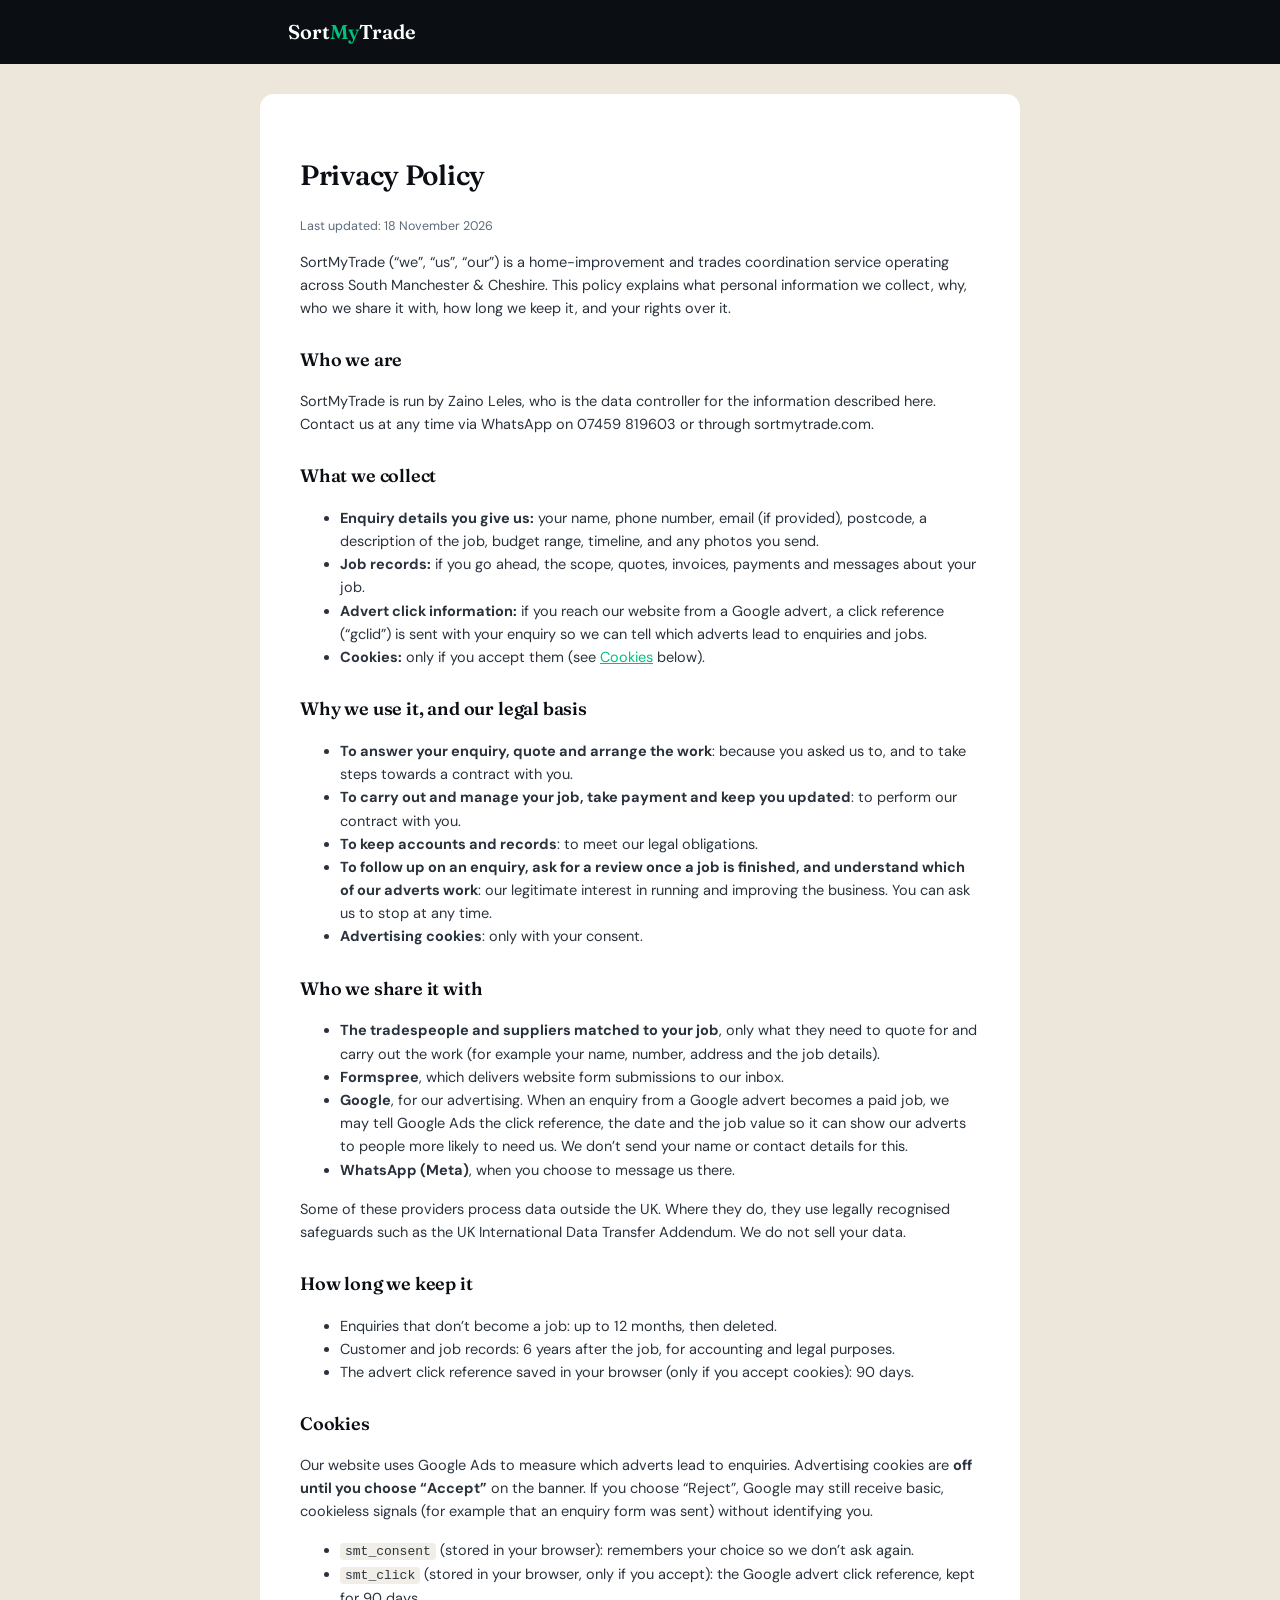
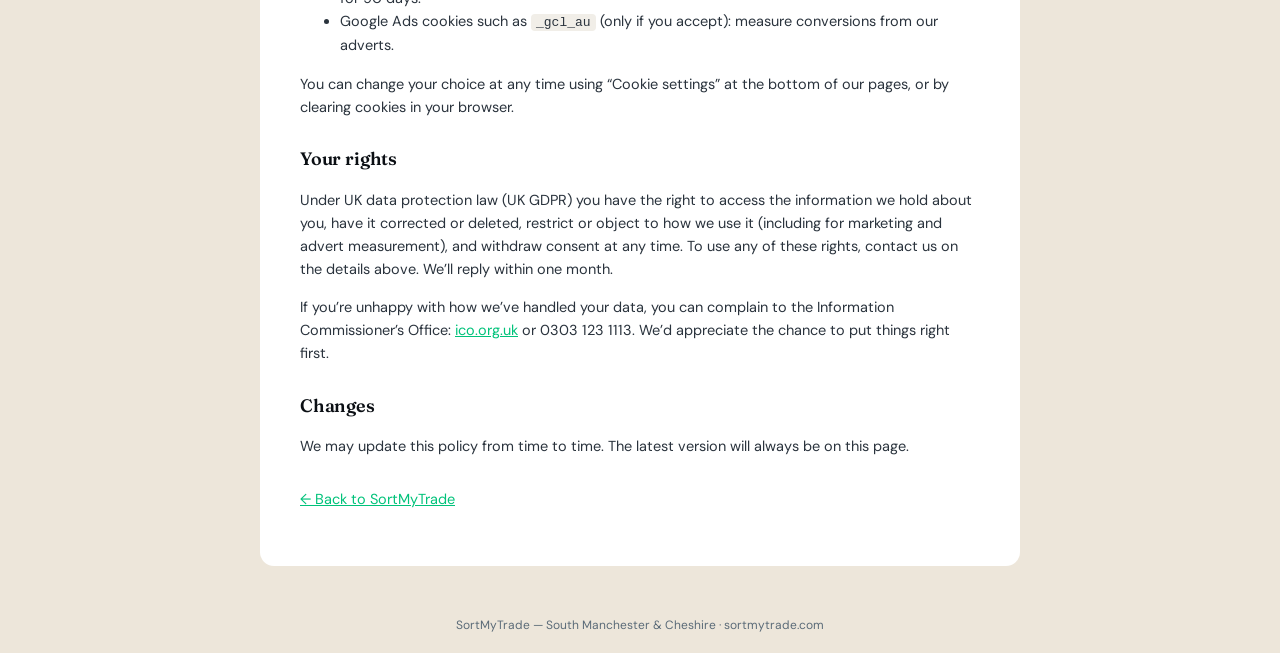
<file: privacy.html>
<!DOCTYPE html>
<html lang="en">
<head>
<meta charset="UTF-8">
<meta name="viewport" content="width=device-width, initial-scale=1, viewport-fit=cover">
<title>Privacy Policy — SortMyTrade</title>
<link rel="preconnect" href="https://fonts.googleapis.com">
<link rel="preconnect" href="https://fonts.gstatic.com" crossorigin>
<link rel="stylesheet" href="https://fonts.googleapis.com/css2?family=Fraunces:opsz,wght@9..144,400;9..144,600&family=DM+Sans:wght@400;500;600;700&display=swap">
<style>
  :root{--ink:#0B0F14;--stone:#EDE6DA;--emerald:#00C27A;--slate:#5B6B78;--line:rgba(11,15,20,.12);}
  *{box-sizing:border-box}
  body{margin:0;font-family:'DM Sans',sans-serif;color:var(--ink);background:var(--stone);-webkit-font-smoothing:antialiased;line-height:1.6}
  h1,h2{font-family:'Fraunces',serif;font-weight:600;letter-spacing:-.01em}
  a{color:var(--emerald)}
  .wrap{max-width:760px;margin:0 auto;padding:0 28px}
  .nav{background:var(--ink);padding:16px 0}
  .doc{background:#fff;margin:30px auto;padding:40px;border-radius:14px;max-width:760px}
  h2{font-size:18px;margin:26px 0 8px}
  p,li{font-size:14.5px;color:#2a333d}
  .muted{color:var(--slate);font-size:12.5px}
  code{font-size:13px;background:#F1EEE8;padding:1px 5px;border-radius:4px}
</style>
</head>
<body>
<div class="nav"><div class="wrap"><a href="index.html" style="font-family:'Fraunces',serif;font-size:20px;font-weight:600;color:#fff;text-decoration:none">Sort<span style="color:var(--emerald)">My</span>Trade</a></div></div>

<div class="doc">
  <h1 style="font-size:28px">Privacy Policy</h1>
  <p class="muted">Last updated: 18 November 2026</p>

  <p>SortMyTrade (“we”, “us”, “our”) is a home-improvement and trades coordination service operating across South Manchester &amp; Cheshire. This policy explains what personal information we collect, why, who we share it with, how long we keep it, and your rights over it.</p>

  <h2>Who we are</h2>
  <p>SortMyTrade is run by Zaino Leles, who is the data controller for the information described here. Contact us at any time via WhatsApp on 07459 819603 or through sortmytrade.com.</p>

  <h2>What we collect</h2>
  <ul>
    <li><strong>Enquiry details you give us:</strong> your name, phone number, email (if provided), postcode, a description of the job, budget range, timeline, and any photos you send.</li>
    <li><strong>Job records:</strong> if you go ahead, the scope, quotes, invoices, payments and messages about your job.</li>
    <li><strong>Advert click information:</strong> if you reach our website from a Google advert, a click reference (“gclid”) is sent with your enquiry so we can tell which adverts lead to enquiries and jobs.</li>
    <li><strong>Cookies:</strong> only if you accept them (see <a href="#cookies">Cookies</a> below).</li>
  </ul>

  <h2>Why we use it, and our legal basis</h2>
  <ul>
    <li><strong>To answer your enquiry, quote and arrange the work</strong>: because you asked us to, and to take steps towards a contract with you.</li>
    <li><strong>To carry out and manage your job, take payment and keep you updated</strong>: to perform our contract with you.</li>
    <li><strong>To keep accounts and records</strong>: to meet our legal obligations.</li>
    <li><strong>To follow up on an enquiry, ask for a review once a job is finished, and understand which of our adverts work</strong>: our legitimate interest in running and improving the business. You can ask us to stop at any time.</li>
    <li><strong>Advertising cookies</strong>: only with your consent.</li>
  </ul>

  <h2>Who we share it with</h2>
  <ul>
    <li><strong>The tradespeople and suppliers matched to your job</strong>, only what they need to quote for and carry out the work (for example your name, number, address and the job details).</li>
    <li><strong>Formspree</strong>, which delivers website form submissions to our inbox.</li>
    <li><strong>Google</strong>, for our advertising. When an enquiry from a Google advert becomes a paid job, we may tell Google Ads the click reference, the date and the job value so it can show our adverts to people more likely to need us. We don’t send your name or contact details for this.</li>
    <li><strong>WhatsApp (Meta)</strong>, when you choose to message us there.</li>
  </ul>
  <p>Some of these providers process data outside the UK. Where they do, they use legally recognised safeguards such as the UK International Data Transfer Addendum. We do not sell your data.</p>

  <h2>How long we keep it</h2>
  <ul>
    <li>Enquiries that don’t become a job: up to 12 months, then deleted.</li>
    <li>Customer and job records: 6 years after the job, for accounting and legal purposes.</li>
    <li>The advert click reference saved in your browser (only if you accept cookies): 90 days.</li>
  </ul>

  <h2 id="cookies">Cookies</h2>
  <p>Our website uses Google Ads to measure which adverts lead to enquiries. Advertising cookies are <strong>off until you choose “Accept”</strong> on the banner. If you choose “Reject”, Google may still receive basic, cookieless signals (for example that an enquiry form was sent) without identifying you.</p>
  <ul>
    <li><code>smt_consent</code> (stored in your browser): remembers your choice so we don’t ask again.</li>
    <li><code>smt_click</code> (stored in your browser, only if you accept): the Google advert click reference, kept for 90 days.</li>
    <li>Google Ads cookies such as <code>_gcl_au</code> (only if you accept): measure conversions from our adverts.</li>
  </ul>
  <p>You can change your choice at any time using “Cookie settings” at the bottom of our pages, or by clearing cookies in your browser.</p>

  <h2>Your rights</h2>
  <p>Under UK data protection law (UK GDPR) you have the right to access the information we hold about you, have it corrected or deleted, restrict or object to how we use it (including for marketing and advert measurement), and withdraw consent at any time. To use any of these rights, contact us on the details above. We’ll reply within one month.</p>
  <p>If you’re unhappy with how we’ve handled your data, you can complain to the Information Commissioner’s Office: <a href="https://ico.org.uk/make-a-complaint/" rel="noopener">ico.org.uk</a> or 0303 123 1113. We’d appreciate the chance to put things right first.</p>

  <h2>Changes</h2>
  <p>We may update this policy from time to time. The latest version will always be on this page.</p>

  <p style="margin-top:30px"><a href="index.html">← Back to SortMyTrade</a></p>
</div>

<div style="text-align:center;padding:20px;font-size:12px;color:var(--slate)">SortMyTrade — South Manchester &amp; Cheshire · sortmytrade.com</div>
</body>
</html>
</file>
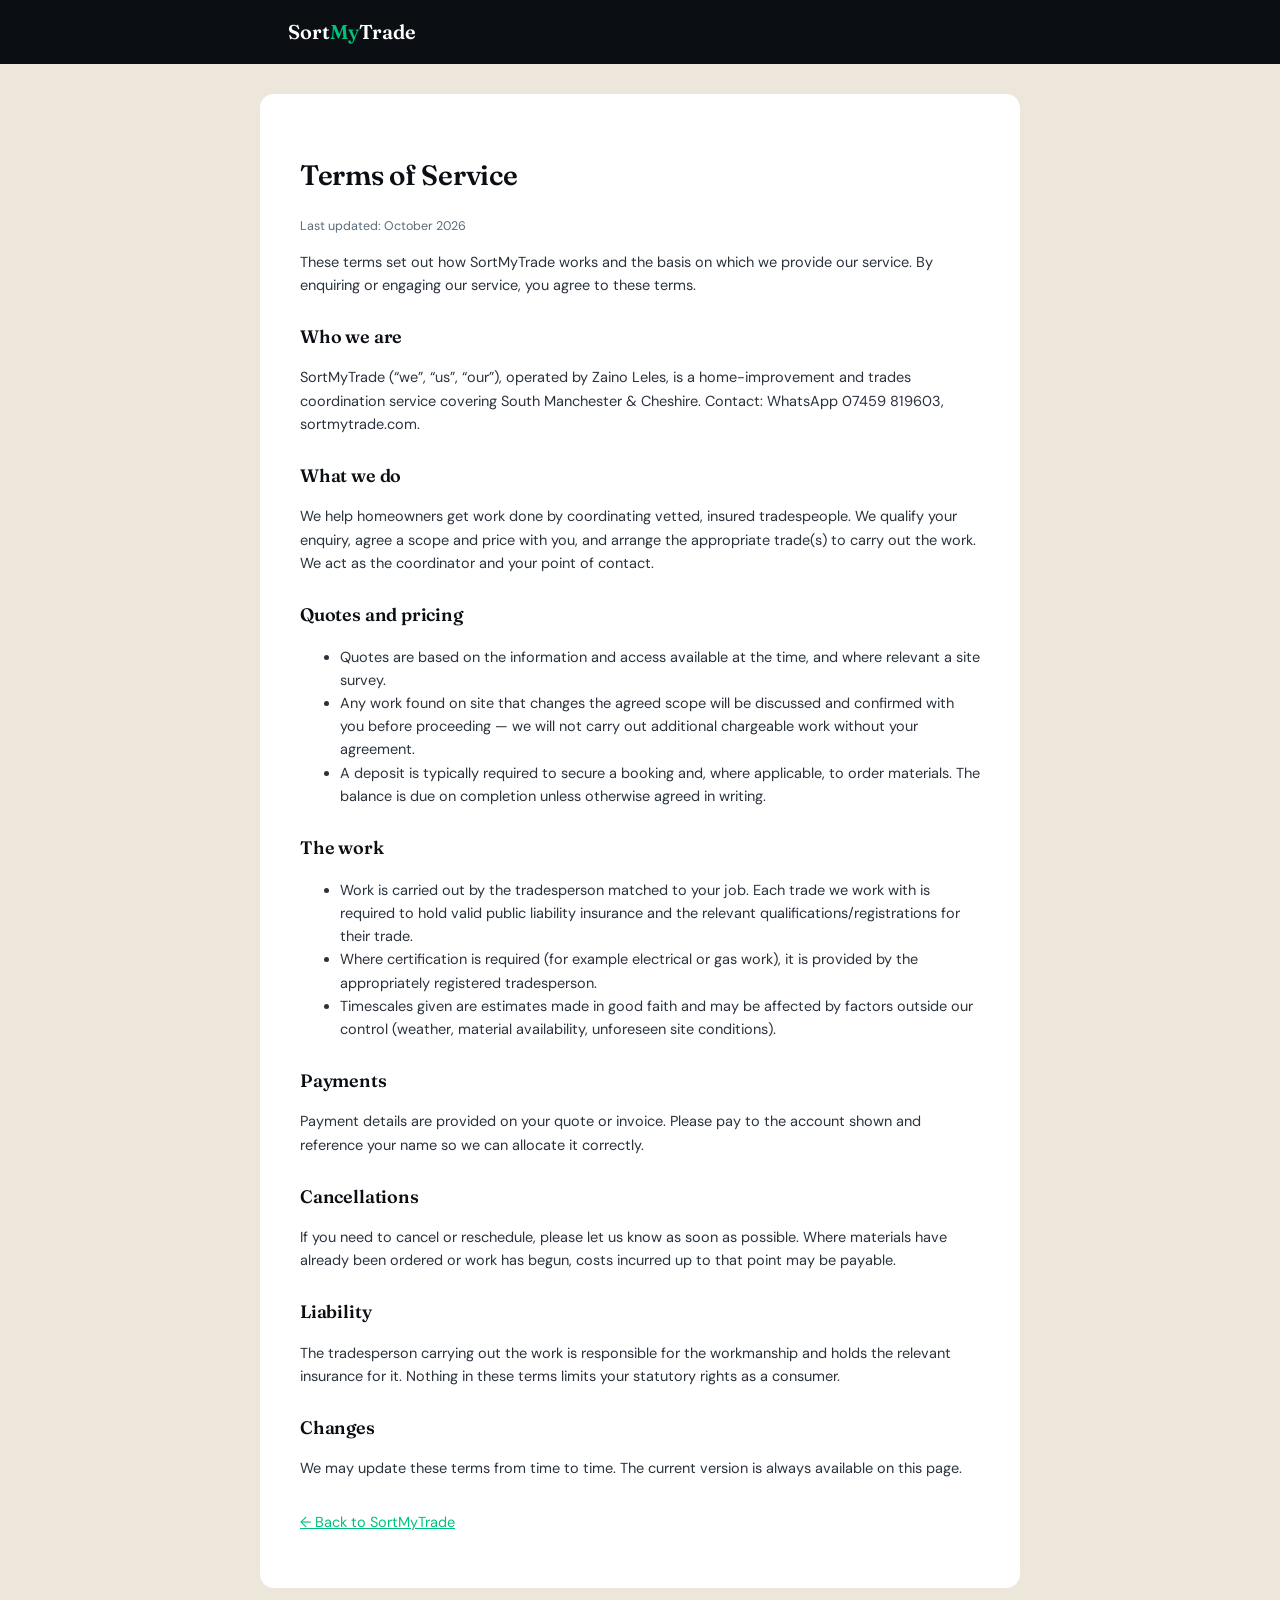
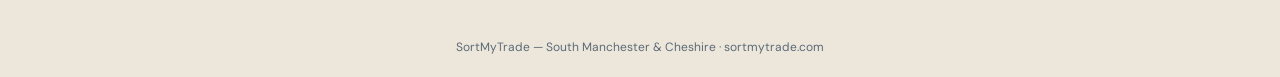
<file: terms.html>
<!DOCTYPE html>
<html lang="en">
<head>
<meta charset="UTF-8">
<meta name="viewport" content="width=device-width, initial-scale=1, viewport-fit=cover">
<title>Terms of Service — SortMyTrade</title>
<link rel="preconnect" href="https://fonts.googleapis.com">
<link rel="preconnect" href="https://fonts.gstatic.com" crossorigin>
<link rel="stylesheet" href="https://fonts.googleapis.com/css2?family=Fraunces:opsz,wght@9..144,400;9..144,600&family=DM+Sans:wght@400;500;600;700&display=swap">
<style>
  :root{--ink:#0B0F14;--stone:#EDE6DA;--emerald:#00C27A;--slate:#5B6B78;--line:rgba(11,15,20,.12);}
  *{box-sizing:border-box}
  body{margin:0;font-family:'DM Sans',sans-serif;color:var(--ink);background:var(--stone);-webkit-font-smoothing:antialiased;line-height:1.6}
  h1,h2{font-family:'Fraunces',serif;font-weight:600;letter-spacing:-.01em}
  a{color:var(--emerald)}
  .wrap{max-width:760px;margin:0 auto;padding:0 28px}
  .nav{background:var(--ink);padding:16px 0}
  .doc{background:#fff;margin:30px auto;padding:40px;border-radius:14px;max-width:760px}
  h2{font-size:18px;margin:26px 0 8px}
  p,li{font-size:14.5px;color:#2a333d}
  .muted{color:var(--slate);font-size:12.5px}
</style>
</head>
<body>
<div class="nav"><div class="wrap"><a href="index.html" style="font-family:'Fraunces',serif;font-size:20px;font-weight:600;color:#fff;text-decoration:none">Sort<span style="color:var(--emerald)">My</span>Trade</a></div></div>

<div class="doc">
  <h1 style="font-size:28px">Terms of Service</h1>
  <p class="muted">Last updated: October 2026</p>

  <p>These terms set out how SortMyTrade works and the basis on which we provide our service. By enquiring or engaging our service, you agree to these terms.</p>

  <h2>Who we are</h2>
  <p>SortMyTrade (“we”, “us”, “our”), operated by Zaino Leles, is a home-improvement and trades coordination service covering South Manchester &amp; Cheshire. Contact: WhatsApp 07459 819603, sortmytrade.com.</p>

  <h2>What we do</h2>
  <p>We help homeowners get work done by coordinating vetted, insured tradespeople. We qualify your enquiry, agree a scope and price with you, and arrange the appropriate trade(s) to carry out the work. We act as the coordinator and your point of contact.</p>

  <h2>Quotes and pricing</h2>
  <ul>
    <li>Quotes are based on the information and access available at the time, and where relevant a site survey.</li>
    <li>Any work found on site that changes the agreed scope will be discussed and confirmed with you before proceeding — we will not carry out additional chargeable work without your agreement.</li>
    <li>A deposit is typically required to secure a booking and, where applicable, to order materials. The balance is due on completion unless otherwise agreed in writing.</li>
  </ul>

  <h2>The work</h2>
  <ul>
    <li>Work is carried out by the tradesperson matched to your job. Each trade we work with is required to hold valid public liability insurance and the relevant qualifications/registrations for their trade.</li>
    <li>Where certification is required (for example electrical or gas work), it is provided by the appropriately registered tradesperson.</li>
    <li>Timescales given are estimates made in good faith and may be affected by factors outside our control (weather, material availability, unforeseen site conditions).</li>
  </ul>

  <h2>Payments</h2>
  <p>Payment details are provided on your quote or invoice. Please pay to the account shown and reference your name so we can allocate it correctly.</p>

  <h2>Cancellations</h2>
  <p>If you need to cancel or reschedule, please let us know as soon as possible. Where materials have already been ordered or work has begun, costs incurred up to that point may be payable.</p>

  <h2>Liability</h2>
  <p>The tradesperson carrying out the work is responsible for the workmanship and holds the relevant insurance for it. Nothing in these terms limits your statutory rights as a consumer.</p>

  <h2>Changes</h2>
  <p>We may update these terms from time to time. The current version is always available on this page.</p>

  <p style="margin-top:30px"><a href="index.html">← Back to SortMyTrade</a></p>
</div>

<div style="text-align:center;padding:20px;font-size:12px;color:var(--slate)">SortMyTrade — South Manchester &amp; Cheshire · sortmytrade.com</div>
</body>
</html>
</file>
